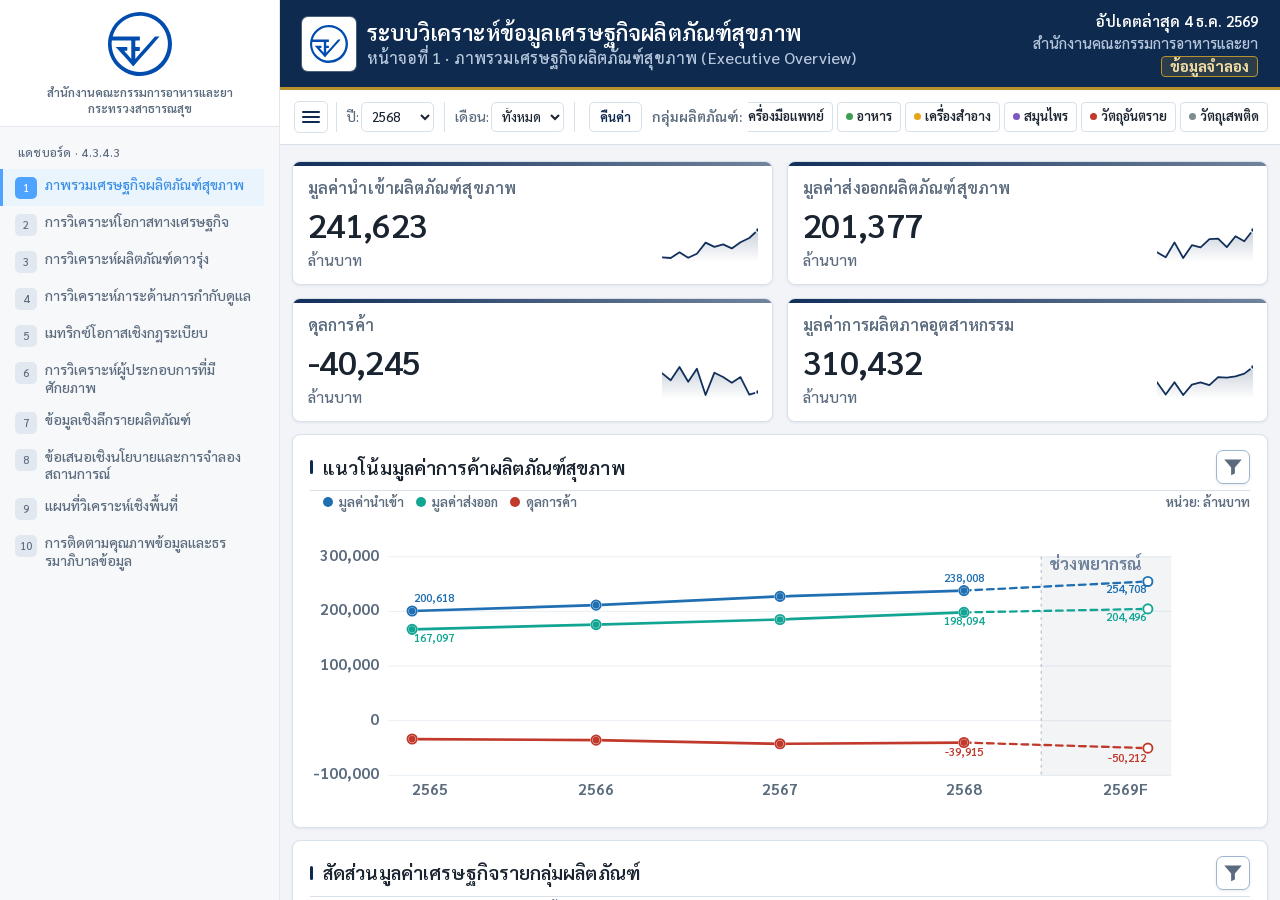
<file: Web Mockup/index.html>
<!DOCTYPE html>
<html lang="th">
<head>
<meta charset="utf-8">
<meta http-equiv="refresh" content="0;url=dashboard.html">
<link rel="canonical" href="dashboard.html">
<title>แดชบอร์ด · ระบบวิเคราะห์ข้อมูลเศรษฐกิจผลิตภัณฑ์สุขภาพ</title>
</head>
<body>
<p><a href="dashboard.html">ไปยังแดชบอร์ด</a></p>
</body>
</html>
</file>
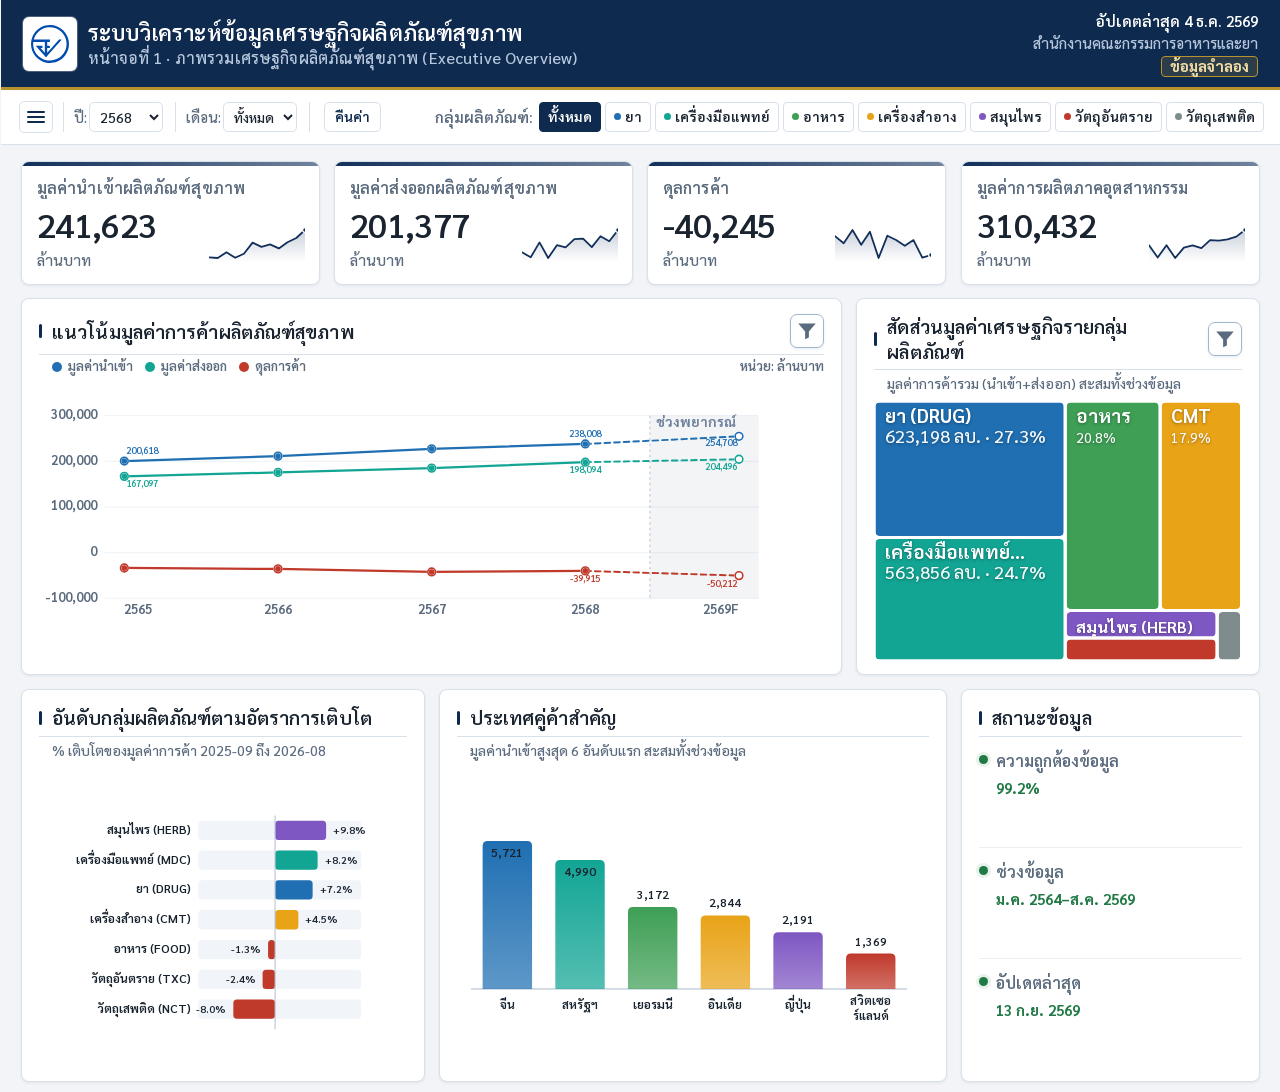
<file: Web Mockup/d1_NEW.html>
<!doctype html>
<html lang="th">
<head>
<meta charset="utf-8">
<meta name="viewport" content="width=device-width, initial-scale=1">

<link rel="preconnect" href="https://fonts.googleapis.com">
<link rel="preconnect" href="https://fonts.gstatic.com" crossorigin>
<link rel="stylesheet" href="https://fonts.googleapis.com/css2?family=Sarabun:wght@400;500;600;700&display=swap">
<link rel="stylesheet" href="shared/dash-fonts.css">
<title>หน้าจอที่ 1 (Mockup) — ภาพรวมเศรษฐกิจผลิตภัณฑ์สุขภาพ | อย.</title>
<style>
  :root{
    --navy:#0E2A4F; --navy2:#1B4A82; --gold:#B7922E; --ink:#1A2430; --muted:#5B6B7E;
    --line:#D8E0EA; --line2:#EAEFF4; --canvas:#F2F4F7; --card:#FFFFFF;
    --good:#1F7A45; --warn:#A66A00; --bad:#B4382A;
    --sh-1:0 1px 3px rgba(18,48,91,.08);
    --r:8px;
    /* สเกล KPI (คงที่) vs UI รอง (ปรับได้) — โหมดอ่านง่าย */
    --fs-kpi:40px; --fs-kpi-name:17px; --fs-kpi-unit:16px;
    --fs-base:24px; --fs-h2:19px;
    --fs-cap:14px; --fs-trend-legend:13px;
    --fs-chrome-h1:26px; --fs-chrome-sub:18px; --fs-chrome-meta:17px; --fs-chrome-org:15px;
    --fs-filter:17px; --fs-filter-chip:16px;
    --fs-ui:16px; --fs-ui-md:15px; --fs-ui-sm:16px;
    --fs-axis:16px; --fs-chart-lbl:15px; --fs-chart-data:12px; --fs-tip:20px; --fs-period:16px;
  }
  *{box-sizing:border-box}
  html,body{margin:0;padding:0}
  body{
    background:var(--canvas);
    color:var(--ink);
    font-size:var(--fs-base); line-height:1.45;
    -webkit-font-smoothing:antialiased;
    text-rendering:optimizeLegibility;
  }
  /* ── แถบหัวเรื่อง ─────────────────────────────────────────── */
  header{background:var(--navy);
         color:#fff; padding:11px 22px 10px;
         display:flex; justify-content:space-between; align-items:center; gap:12px;
         flex-wrap:wrap; position:relative; border-bottom:3px solid var(--gold)}
  header .brand{display:flex; align-items:center; gap:11px}
  header .brandLogo{width:46px; height:46px; object-fit:contain; background:#fff;
                    border-radius:6px; padding:4px; box-shadow:0 0 0 1px rgba(255,255,255,.25)}
  header h1{margin:0; font-size:var(--fs-chrome-h1); font-weight:700; letter-spacing:.15px;
            line-height:1.22}
  header .sub{color:#B7C7DC; font-size:var(--fs-chrome-sub); letter-spacing:.15px;
             margin-top:2px; line-height:1.3}
  header .right{text-align:right; font-size:var(--fs-chrome-meta); line-height:1.35}
  header .right .asof{font-weight:600}
  header .right .org{color:#B7C7DC; font-size:var(--fs-chrome-org); margin-top:2px;
                     line-height:1.3}

  /* ── แถบตัวกรอง ───────────────────────────────────────────── */
  .filters{background:#fff; border-bottom:1px solid var(--line); padding:6px 16px 6px 22px;
           display:grid; grid-template-columns:1fr auto; gap:8px 10px; align-items:center;
           position:sticky; top:0; z-index:20}
  .static-filters{grid-column:1; justify-self:start; min-width:0}
  /* คอลัมน์ auto ชิดขวา — ใช้พื้นที่กลางให้ชิปครบโดยไม่โดนตัด */
  .filterGroups{grid-column:2; justify-self:end; display:flex; align-items:center;
                gap:6px; flex-wrap:nowrap; width:max-content; max-width:100%}
  .filters .lbl{color:var(--muted); font-size:var(--fs-filter); font-weight:600;
                 white-space:nowrap; flex:none}
  #chips{display:flex; flex:0 0 auto; gap:5px; flex-wrap:nowrap; justify-content:flex-end;
         min-width:0; padding:2px 0}
  .chip{border:1px solid var(--line); background:#fff; color:var(--ink);
        border-radius:6px; padding:5px 15px; font:inherit; font-size:24px;
        cursor:pointer; display:inline-flex; align-items:center; gap:8px; flex:none;
        transition:background .13s, color .13s, border-color .13s}
  .filters .chip{padding:3px 8px; font-size:var(--fs-filter-chip); gap:4px;
                 border-radius:5px; font-weight:600}
  .filters .chip .dot{width:8px; height:8px}
  .chip:hover{border-color:#9FB6D0}
  .chip[aria-pressed="true"]{background:var(--navy); color:#fff; border-color:var(--navy)}
  .chip .dot{width:9px; height:9px; border-radius:50%; flex:none}
  .static-filters{display:flex; gap:12px; color:var(--muted); font-size:var(--fs-filter);
                  flex-wrap:wrap; align-items:center; flex:0 1 auto}
  .static-filters span{white-space:nowrap; padding-left:12px; border-left:1px solid var(--line)}
  .static-filters span:first-child{padding-left:0; border-left:none}
  .static-filters select{font:inherit; font-size:var(--fs-filter-chip); color:var(--ink);
                         background:#fff; border:1px solid var(--line); border-radius:5px;
                         padding:2px 7px; margin:0 2px}
  .reset-btn{font:inherit; font-size:var(--fs-filter-chip); font-weight:600; color:var(--navy);
             background:#fff; border:1px solid var(--line); border-radius:5px;
             padding:2px 10px; margin-left:4px; cursor:pointer}
  .reset-btn:hover{background:var(--line2)}

  /* ── ตาราง 12 คอลัมน์ ตามมาตรฐานในตารางที่ 13 ─────────────── */
  main{padding:16px 20px 10px; display:grid; grid-template-columns:repeat(12,1fr);
       gap:14px; max-width:2000px; margin:0 auto}
  .card{background:var(--card); border:1px solid var(--line); border-radius:var(--r);
        padding:15px 17px 13px; min-width:0; box-shadow:var(--sh-1)}
  /* ขีดสีสั้น ๆ หน้าหัวข้อ — แยกลำดับชั้นหัวข้อกับคำอธิบายให้ชัดโดยไม่เพิ่มเส้นกรอบ */
  .card > h2{margin:0; font-size:var(--fs-h2); font-weight:700; letter-spacing:.1px;
             line-height:1.28; display:flex; align-items:center; gap:10px}
  .card > h2::before{content:""; width:3px; height:14px; border-radius:2px;
                     background:var(--navy); flex:none}
  .card > .cap{margin:4px 0 8px 13px; color:var(--muted); font-size:var(--fs-cap);
               line-height:1.4}

  /* ── ตัวเลือกช่วงเวลารายการ์ด ─────────────────────────────── */
  /* ปุ่มไอคอน + เมนู dropdown เลือกช่วงเวลาต่อการ์ด อิสระจากตัวกรอง Year/Month
     ด้านบนของหน้าจอ (คนละกลไกกัน) — เผื่อ user อยากดูกราฟนึงช่วงสั้น อีกกราฟช่วงยาว
     พร้อมกันได้ ซ่อนอัตโนมัติในโหมดข้อมูลมอค (ดูฟังก์ชัน period* ใน script) เพราะ
     กราฟมอคยังไม่รองรับตัวกรองนี้ */
  .periodPick{position:relative; margin-left:auto; flex:none}
  .periodBtn{width:34px; height:34px; border-radius:7px; border:1px solid var(--line);
             background:#fff; color:var(--muted); cursor:pointer; display:inline-flex;
             align-items:center; justify-content:center; line-height:1;
             transition:background .13s, color .13s, border-color .13s}
  .periodBtn:hover{background:var(--line2); color:var(--ink)}
  .periodMenu{display:none; position:absolute; right:0; top:36px; z-index:30;
              background:#fff; border:1px solid var(--line); border-radius:8px;
              box-shadow:0 10px 26px rgba(8,24,46,.16); padding:12px; min-width:210px}
  .periodMenu.open{display:block}
  .periodRow{display:flex; align-items:center; gap:8px; margin-bottom:8px}
  .periodRow label{width:44px; flex:none; color:var(--muted); font-size:var(--fs-period);
      font-weight:600}
  .periodRow input[type="month"]{flex:1; min-width:0; font:inherit; font-size:var(--fs-period);
      color:var(--ink); border:1px solid var(--line); border-radius:6px; padding:7px 9px}
  .periodActions{display:flex; justify-content:space-between; gap:8px; margin-top:10px}
  .periodActions button{flex:1; font:inherit; font-size:var(--fs-period); font-weight:600;
      border-radius:6px; padding:9px 6px; cursor:pointer}
  .periodClear{border:1px solid var(--line); background:#fff; color:var(--muted)}
  .periodClear:hover{background:var(--line2); color:var(--ink)}
  .periodApply{border:1px solid var(--navy); background:var(--navy); color:#fff}
  .periodApply:hover{background:var(--navy2)}

  /* ── การ์ดตัวชี้วัดหลัก ───────────────────────────────────── */
  /* auto-fit แทนการตรึง 6 คอลัมน์ — ปรับตามจำนวนการ์ดจริงเอง (มอค 6 ใบ / จริง 4 ใบ
     ตอนนี้) ไม่ต้องแก้ CSS ทุกครั้งที่จำนวนการ์ดเปลี่ยน */
  .kpis{grid-column:span 12; display:grid;
        grid-template-columns:repeat(auto-fit, minmax(200px, 1fr)); gap:14px}
  .kpi{background:var(--card); border:1px solid var(--line); border-radius:var(--r);
       overflow:hidden; position:relative; cursor:default; box-shadow:var(--sh-1)}
  .kpi .bar{height:4px}
  .kpi .body{padding:11px 15px 18px}
  .kpi .name{color:var(--muted); font-size:var(--fs-kpi-name); font-weight:600;
            letter-spacing:.1px; line-height:1.3}
  .kpi .val{font-size:var(--fs-kpi); font-weight:700; line-height:1.08; letter-spacing:-.5px;
            font-variant-numeric:tabular-nums; margin-top:2px}
  .kpi .unit{color:var(--muted); font-size:var(--fs-kpi-unit); margin-top:2px}
  .kpi .spark{position:absolute; top:64px; right:14px; width:96px; height:36px}

  .trend{grid-column:span 8}
  /* คำอธิบายสีอยู่นอก SVG — ไม่แย่งพื้นที่ plot กับตัวอักษรที่ scale ตามความกว้างการ์ด */
  .trendLegend{display:flex; flex-wrap:wrap; align-items:center; gap:4px 12px;
               margin:2px 0 12px 13px; padding-bottom:2px;
               font-size:var(--fs-trend-legend); font-weight:600; color:var(--muted)}
  .trendLegend .lg{display:inline-flex; align-items:center; gap:6px}
  .trendLegend .lg i{display:inline-block; width:10px; height:10px; border-radius:50%;
                     flex:none; box-shadow:0 0 0 1.5px #fff}
  .trendLegend .trendUnit{margin-left:auto; font-weight:600; color:var(--muted)}
  .card.trend.card--row-stretch,
  .card.treemapCard.card--row-stretch,
  .card.cagrCard.card--row-stretch,
  .card.countryCard.card--row-stretch,
  .card.healthCard.card--row-stretch{
    display:flex; flex-direction:column; align-self:stretch; min-height:0}
  #trendChart{
    flex:0 0 auto !important; width:100%; height:auto; min-height:0; line-height:0}
  #trendChart svg{
    display:block; width:100% !important; height:auto !important; max-height:none !important;
    aspect-ratio:980/300}
  #treemap{
    flex:1 1 auto; min-height:var(--dash-chart-h); height:var(--dash-chart-h)}
  #treemap svg{
    display:block; width:100% !important; height:100% !important; max-height:100% !important}
  #cagrChart,#countryChart{
    flex:0 0 auto; min-height:0; height:var(--dash-chart-h-lg); max-height:var(--dash-chart-h-lg);
    width:100%; overflow:hidden; box-sizing:border-box}
  .card.cagrCard.card--row-stretch #cagrChart,
  .card.countryCard.card--row-stretch #countryChart{margin-top:auto}
  #cagrChart svg,#countryChart svg{
    display:block; width:100% !important; height:100% !important;
    max-height:100% !important; overflow:hidden}
  .treemapCard{grid-column:span 4}
  #treemap svg{overflow:visible}
  .cagrCard{grid-column:span 4}
  .countryCard{grid-column:span 5}
  .healthCard{grid-column:span 3}
  .healthCard.card--row-stretch table.health{flex:1 1 0}

  /* ── สถานะข้อมูล (label บน / ค่า+รายละเอียด ล่าง ชิดซ้าย) ─────────────── */
  table.health{width:100%; border-collapse:collapse; font-size:var(--fs-ui-md)}
  table.health tr.healthRow td{padding:12px 0; border-bottom:1px solid var(--line2);
          vertical-align:top}
  table.health tr.healthRow:last-child td{border-bottom:0}
  table.health .hrLabel{display:flex; align-items:flex-start; gap:8px;
          color:var(--muted); font-weight:600; font-size:var(--fs-ui-sm); line-height:1.45}
  table.health .hrLabel .st{width:9px; height:9px; border-radius:50%; flex:none;
          margin-top:6px}
  table.health .hrVal{margin:6px 0 0 17px; font-weight:700; font-size:var(--fs-ui);
          line-height:1.35; font-variant-numeric:tabular-nums; color:var(--ink)}
  table.health .hrSub{margin:4px 0 0 17px; font-size:var(--fs-ui-sm); line-height:1.5;
          color:var(--muted); overflow-wrap:break-word}


  svg{display:block; width:100%; height:auto; overflow:hidden}
  #treemap svg,#trendChart svg{overflow:visible}
  .gridline{stroke:var(--line2); stroke-width:1}
  .axis{fill:var(--muted); font-size:var(--fs-axis); font-weight:700}
  .barlbl{fill:var(--ink); font-size:var(--fs-chart-data); font-weight:600}
  .hit{cursor:pointer; transition:opacity .15s}
  .hit:hover{opacity:.82}
  .dim{opacity:.22}

  #tip{position:fixed; pointer-events:none; opacity:0; transition:opacity .1s;
       background:rgba(14,39,73,.97); color:#fff; padding:10px 14px; border-radius:8px;
       font-size:var(--fs-tip); line-height:1.5; z-index:99; max-width:360px;
       box-shadow:0 10px 26px rgba(8,24,46,.34)}
  #tip b{font-weight:700}

  @media (max-width:1024px){
    .trend,.treemapCard,.cagrCard,.countryCard,.healthCard{grid-column:span 12}
  }
  @media (max-width:980px){
    .filters{grid-template-columns:1fr; gap:8px}
    .static-filters,.filterGroups{grid-column:1; justify-self:stretch}
    #chips{justify-content:flex-start}
  }
  @media (max-width:700px){
    header .brandLogo{width:42px; height:42px}
    header h1{font-size:26px}
    header .right{text-align:left}
    .kpis{grid-template-columns:1fr}
  }
  @media print{
    body{background:#fff}
    .filters{position:static; background:#fff}
    .filters .chip{display:none}
    .card,.kpi{box-shadow:none}
    main{padding:8px}
  }
</style>
  <link rel="stylesheet" href="shared/dash-sidebar.css">
  <link rel="stylesheet" href="shared/dash-layout.css">
<link rel="stylesheet" href="shared/dash-filters.css">
</head>
<body data-dash="1">
<div id="dashPage"><script src="shared/dash-sidebar.js"></script>

<header>
  <div class="brand">
    <span class="dash-header-logo"><img class="brandLogo" src="[data-uri]" alt="อย."></span>
    <div>
      <h1>ระบบวิเคราะห์ข้อมูลเศรษฐกิจผลิตภัณฑ์สุขภาพ</h1>
      <div class="sub">หน้าจอที่ 1 · ภาพรวมเศรษฐกิจผลิตภัณฑ์สุขภาพ (Executive Overview)</div>
    </div>
  </div>
  <div class="right">
    <div class="asof">อัปเดตล่าสุด <span id="asOf"></span></div>
    <div class="org">สำนักงานคณะกรรมการอาหารและยา</div><div class="dash-mock-badge" title="ตัวเลขในหน้านี้จัดทำขึ้นเพื่อสาธิตรูปแบบการแสดงผลเท่านั้น ไม่ใช่ข้อมูลจริงของสำนักงานคณะกรรมการอาหารและยา โปรดอย่านำไปอ้างอิง">ข้อมูลจำลอง</div>
  </div>
</header>

<div class="filters">
  <div class="static-filters">
    <button type="button" class="dash-menu-btn" aria-label="แสดงเมนู" title="แสดงเมนู" aria-expanded="false"><i class="dash-menu-icon" aria-hidden="true"></i></button>
    <span>ปี: <select id="filterYear" onchange="setFilters()"></select></span>
    <span>เดือน: <select id="filterMonth" onchange="setFilters()"></select></span>
    <span><button type="button" class="reset-btn" onclick="resetFilters()">คืนค่า</button></span>
  </div>
  <div class="filterGroups">
    <span class="lbl">กลุ่มผลิตภัณฑ์:</span>
    <span id="chips"></span>
  </div>
</div>

<main>
  <section class="kpis" id="kpis"></section>

  <section class="card trend card--row-stretch card--chart-grow">
    <h2>แนวโน้มมูลค่าการค้าผลิตภัณฑ์สุขภาพ
      <span class="periodPick">
        <button type="button" class="periodBtn" onclick="togglePeriod(event,'trend')" title="เลือกช่วงเวลา"><svg viewBox="0 0 16 16" width="15" height="15" fill="currentColor"><path d="M1 2h14l-5.5 6.3V13.2l-3 1.3V8.3z"/></svg></button>
        <div class="periodMenu" id="periodMenu-trend" onclick="event.stopPropagation()">
          <div class="periodRow"><label>จาก</label><input type="month" id="periodFrom-trend"></div>
          <div class="periodRow"><label>ถึง</label><input type="month" id="periodTo-trend"></div>
          <div class="periodActions">
            <button type="button" class="periodClear" onclick="clearPeriodRange(event,'trend')">ทั้งหมด</button>
            <button type="button" class="periodApply" onclick="applyPeriodRange(event,'trend')">ใช้ช่วงนี้</button>
          </div>
        </div>
      </span>
    </h2>
    <div class="cap" id="trendCap"></div>
    <div class="trendLegend" id="trendLegend"></div>
    <div id="trendChart"></div>
  </section>

  <section class="card treemapCard card--row-stretch card--chart-grow">
    <h2>สัดส่วนมูลค่าเศรษฐกิจรายกลุ่มผลิตภัณฑ์
      <span class="periodPick">
        <button type="button" class="periodBtn" onclick="togglePeriod(event,'treemap')" title="เลือกช่วงเวลา"><svg viewBox="0 0 16 16" width="15" height="15" fill="currentColor"><path d="M1 2h14l-5.5 6.3V13.2l-3 1.3V8.3z"/></svg></button>
        <div class="periodMenu" id="periodMenu-treemap" onclick="event.stopPropagation()">
          <div class="periodRow"><label>จาก</label><input type="month" id="periodFrom-treemap"></div>
          <div class="periodRow"><label>ถึง</label><input type="month" id="periodTo-treemap"></div>
          <div class="periodActions">
            <button type="button" class="periodClear" onclick="clearPeriodRange(event,'treemap')">ทั้งหมด</button>
            <button type="button" class="periodApply" onclick="applyPeriodRange(event,'treemap')">ใช้ช่วงนี้</button>
          </div>
        </div>
      </span>
    </h2>
    <div class="cap" id="shareCap"></div>
    <div id="treemap"></div>
  </section>

  <section class="card cagrCard card--row-stretch card--chart-grow">
    <h2 id="cagrTitle">อันดับกลุ่มผลิตภัณฑ์ตามอัตราการเติบโต
      <span class="periodPick">
        <button type="button" class="periodBtn" onclick="togglePeriod(event,'cagr')" title="เลือกช่วงเวลา"><svg viewBox="0 0 16 16" width="15" height="15" fill="currentColor"><path d="M1 2h14l-5.5 6.3V13.2l-3 1.3V8.3z"/></svg></button>
        <div class="periodMenu" id="periodMenu-cagr" onclick="event.stopPropagation()">
          <div class="periodRow"><label>จาก</label><input type="month" id="periodFrom-cagr"></div>
          <div class="periodRow"><label>ถึง</label><input type="month" id="periodTo-cagr"></div>
          <div class="periodActions">
            <button type="button" class="periodClear" onclick="clearPeriodRange(event,'cagr')">ทั้งหมด</button>
            <button type="button" class="periodApply" onclick="applyPeriodRange(event,'cagr')">ใช้ช่วงนี้</button>
          </div>
        </div>
      </span>
    </h2>
    <div class="cap" id="cagrCap"></div>
    <div id="cagrChart"></div>
  </section>

  <section class="card countryCard card--row-stretch card--chart-grow">
    <h2>ประเทศคู่ค้าสำคัญ</h2>
    <div class="cap" id="countryCap"></div>
    <div id="countryChart"></div>
  </section>

  <section class="card healthCard card--row-stretch">
    <h2>สถานะข้อมูล</h2>
    <table class="health"><tbody id="healthBody"></tbody></table>
  </section>
</main>

<div id="tip"></div>

<script>
const DATA = {"meta": {"asOf": "13 ก.ย. 2569", "fyComplete": 2568, "fys": [2565, 2566, 2567, 2568, 2569], "hasCagr": true, "crossFilter": true}, "groups": [{"code": "DRUG", "name": "ยา", "color": "#1F6FB2"}, {"code": "MDC", "name": "เครื่องมือแพทย์", "color": "#12A594"}, {"code": "FOOD", "name": "อาหาร", "color": "#3E9F55"}, {"code": "CMT", "name": "เครื่องสำอาง", "color": "#E8A317"}, {"code": "HERB", "name": "สมุนไพร", "color": "#7E57C2"}, {"code": "TXC", "name": "วัตถุอันตราย", "color": "#C0392B"}, {"code": "NCT", "name": "วัตถุเสพติด", "color": "#7F8C8D"}], "kpi": [{"kpi_code": "import_value", "kpi_name_th": "มูลค่านำเข้าผลิตภัณฑ์สุขภาพ", "value": 1251658.3, "unit": "ล้านบาท", "yoy_pct": 0.0, "higher_is_better": true, "basis": "รวม 68 เดือน (ม.ค. 2564–ส.ค. 2569)", "drill_to": "หน้าจอที่ 2"}, {"kpi_code": "export_value", "kpi_name_th": "มูลค่าส่งออกผลิตภัณฑ์สุขภาพ", "value": 1030924.6, "unit": "ล้านบาท", "yoy_pct": 0.0, "higher_is_better": true, "basis": "รวม 68 เดือน (ม.ค. 2564–ส.ค. 2569)", "drill_to": "หน้าจอที่ 2"}, {"kpi_code": "trade_balance", "kpi_name_th": "ดุลการค้า", "value": -220733.7, "unit": "ล้านบาท", "yoy_pct": 0.0, "higher_is_better": true, "basis": "รวม 68 เดือน (ม.ค. 2564–ส.ค. 2569)", "drill_to": "หน้าจอที่ 2"}, {"kpi_code": "production_value", "kpi_name_th": "มูลค่าการผลิตภาคอุตสาหกรรม", "value": 1658993.7, "unit": "ล้านบาท", "yoy_pct": 0.0, "higher_is_better": true, "basis": "รวม 68 เดือน (ม.ค. 2564–ส.ค. 2569)", "drill_to": null}], "sparks": {"active_entity": [12243.0, 12246.0, 12261.0, 12229.0, 12335.0, 12313.0, 12365.0, 12407.0, 12448.0, 12490.0, 12527.0, 12548.0, 12574.0, 12591.0, 12596.0, 12663.0, 12702.0, 12699.0, 12710.0, 12814.0, 12910.0, 12837.0, 12885.0, 12881.0, 12937.0, 12950.0, 13065.0, 13083.0, 13039.0, 13098.0, 13143.0, 13173.0, 13198.0, 13179.0, 13266.0, 13285.0, 13299.0, 13357.0, 13390.0, 13471.0, 13498.0, 13397.0, 13511.0, 13581.0, 13571.0, 13654.0, 13660.0, 13676.0, 13744.0, 13775.0, 13772.0, 13780.0, 13899.0, 13951.0, 13901.0, 14021.0, 14032.0, 14060.0, 14159.0, 14140.0, 14099.0, 14240.0, 14233.0, 14302.0, 14327.0, 14356.0, 14373.0, 14338.0], "backlog": [9496.0, 8575.0, 9800.0, 8965.0, 8916.0, 9588.0, 9323.0, 9001.0, 9169.0, 9704.0, 10044.0, 9940.0, 8957.0, 9470.0, 9505.0, 8831.0, 8721.0, 8936.0, 9113.0, 8737.0, 9924.0, 8332.0, 9100.0, 9247.0, 8919.0, 9403.0, 8846.0, 8759.0, 9178.0, 9355.0, 9688.0, 8884.0, 9535.0, 8555.0, 8859.0, 9108.0, 8858.0, 9722.0, 9900.0, 9062.0, 9259.0, 9071.0, 8955.0, 9098.0, 8894.0, 9219.0, 9697.0, 8713.0, 9252.0, 9150.0, 8906.0, 9578.0, 9294.0, 8977.0, 9732.0, 9324.0, 9102.0, 8932.0, 9248.0, 9093.0, 8254.0, 9865.0, 8516.0, 8545.0, 9431.0, 9004.0, 9089.0, 9287.0], "export_value": [12469.51, 12317.92, 14382.93, 11681.57, 12738.57, 13167.43, 13790.31, 14125.97, 13152.4, 14755.67, 14537.2, 14705.64, 13501.73, 12661.9, 14346.64, 12235.97, 13732.52, 14038.84, 13876.01, 14303.94, 14401.18, 14357.23, 15042.22, 16422.81, 13471.15, 14012.55, 15381.28, 12953.31, 14132.33, 14334.05, 15186.8, 15315.31, 15171.0, 16085.5, 16193.87, 16359.82, 15004.15, 14863.85, 15276.39, 13949.84, 14972.51, 15254.47, 15694.79, 15343.49, 16131.65, 16889.35, 16947.68, 17012.06, 15661.77, 14942.11, 17096.08, 14844.87, 16697.22, 16390.71, 17553.02, 17635.12, 16423.88, 17994.12, 17249.81, 18888.55, 15910.47, 15802.68, 17399.87, 15531.71, 16229.21, 17981.58, 16877.32, 17131.23], "import_value": [15273.94, 14637.46, 16427.86, 13405.4, 15440.91, 16104.97, 15859.0, 17115.14, 17035.77, 16411.86, 17356.79, 18528.95, 15941.68, 15284.58, 17613.86, 14225.54, 16233.04, 17371.76, 16368.82, 17892.65, 17388.44, 17441.7, 17935.94, 19950.22, 16872.92, 16407.42, 18232.21, 15194.43, 17220.46, 17531.85, 17830.76, 17960.89, 18722.08, 18855.1, 19331.59, 21121.76, 18379.27, 16846.51, 19224.75, 16686.18, 19142.89, 19352.0, 19363.0, 19592.22, 19465.85, 20558.16, 20461.44, 21574.03, 18407.92, 18296.79, 19304.82, 18334.92, 19057.71, 21032.71, 20260.99, 20713.49, 20005.44, 21084.83, 21854.02, 23269.0, 20224.5, 19862.24, 21544.67, 18734.08, 21101.43, 21183.81, 22247.66, 21963.27], "product_stock": [166377.0, 166979.0, 168116.0, 168905.0, 169331.0, 170804.0, 171312.0, 171425.0, 171913.0, 173570.0, 173837.0, 174784.0, 175007.0, 176052.0, 176348.0, 177415.0, 178212.0, 179008.0, 179786.0, 180315.0, 181014.0, 181488.0, 181566.0, 182635.0, 184230.0, 184882.0, 185530.0, 186340.0, 186695.0, 187131.0, 188504.0, 189304.0, 190367.0, 190706.0, 191275.0, 191868.0, 192832.0, 194188.0, 194285.0, 195725.0, 196307.0, 196630.0, 197933.0, 199036.0, 199069.0, 200180.0, 200739.0, 201718.0, 202623.0, 204270.0, 204409.0, 204646.0, 205899.0, 206888.0, 207966.0, 207985.0, 209620.0, 210131.0, 210818.0, 211879.0, 212604.0, 213938.0, 215051.0, 215507.0, 216205.0, 218099.0, 218238.0, 218983.0], "production_value": [20513.7, 20926.1, 22807.4, 19511.1, 22193.7, 22458.1, 22659.6, 23162.8, 22671.2, 23908.9, 24379.7, 25239.7, 22436.2, 21729.6, 22813.1, 20161.4, 22668.8, 22386.6, 22612.5, 23495.8, 23725.0, 24994.3, 25781.9, 26244.3, 22475.1, 22411.2, 24433.7, 21033.9, 23262.8, 24178.2, 24551.4, 24277.3, 24402.4, 25061.7, 25399.8, 26492.0, 23305.3, 22894.2, 24821.9, 21635.0, 24293.1, 25542.4, 25275.9, 25282.0, 25893.2, 26376.4, 27970.4, 27679.4, 25733.7, 23273.6, 25729.1, 23177.6, 25255.1, 25689.5, 25132.3, 26733.1, 26620.2, 26898.8, 27438.7, 28750.7, 26068.3, 25085.0, 27250.4, 23947.9, 26616.1, 26918.1, 26225.5, 28019.8], "trade_balance": [-2804.42, -2319.54, -2044.92, -1723.84, -2702.34, -2937.53, -2068.69, -2989.17, -3883.36, -1656.19, -2819.59, -3823.31, -2439.95, -2622.68, -3267.22, -1989.56, -2500.52, -3332.92, -2492.81, -3588.71, -2987.27, -3084.47, -2893.72, -3527.42, -3401.77, -2394.88, -2850.93, -2241.12, -3088.14, -3197.8, -2643.96, -2645.58, -3551.09, -2769.6, -3137.72, -4761.94, -3375.12, -1982.66, -3948.36, -2736.34, -4170.38, -4097.53, -3668.21, -4248.73, -3334.2, -3668.81, -3513.75, -4561.97, -2746.15, -3354.67, -2208.75, -3490.04, -2360.49, -4641.99, -2707.97, -3078.38, -3581.56, -3090.71, -4604.21, -4380.46, -4314.03, -4059.56, -4144.8, -3202.37, -4872.22, -3202.23, -5370.34, -4832.04]}, "trend": [{"key": "import", "values": [200618.0, 211300.9, 227361.1, 238008.4, 254708.3], "isFc": [false, false, false, false, true], "lo": [null, null, null, null, 253964.8], "hi": [null, null, null, null, 255451.9]}, {"key": "export", "values": [167097.2, 175780.0, 185130.3, 198093.9, 204496.4], "isFc": [false, false, false, false, true], "lo": [null, null, null, null, 203863.4], "hi": [null, null, null, null, 205129.3]}, {"key": "balance", "values": [-33520.7, -35520.9, -42230.8, -39914.5, -50212.0], "isFc": [false, false, false, false, true], "lo": [null, null, null, null, null], "hi": [null, null, null, null, null]}], "share": [{"product_group": "DRUG", "name_th": "ยา", "trade_value_mb": 623198.24, "share_pct": 27.3}, {"product_group": "MDC", "name_th": "เครื่องมือแพทย์", "trade_value_mb": 563856.36, "share_pct": 24.7}, {"product_group": "FOOD", "name_th": "อาหาร", "trade_value_mb": 475492.82, "share_pct": 20.83}, {"product_group": "CMT", "name_th": "เครื่องสำอาง", "trade_value_mb": 408033.74, "share_pct": 17.88}, {"product_group": "HERB", "name_th": "สมุนไพร", "trade_value_mb": 99106.84, "share_pct": 4.34}, {"product_group": "TXC", "name_th": "วัตถุอันตราย", "trade_value_mb": 83416.62, "share_pct": 3.65}, {"product_group": "NCT", "name_th": "วัตถุเสพติด", "trade_value_mb": 29478.38, "share_pct": 1.29}], "cagr": [{"product_group": "DRUG", "name_th": "ยา", "cagr_3y_pct": 6.6, "active_entity_count": 2028.0}, {"product_group": "MDC", "name_th": "เครื่องมือแพทย์", "cagr_3y_pct": 9.08, "active_entity_count": 2264.0}, {"product_group": "FOOD", "name_th": "อาหาร", "cagr_3y_pct": 3.23, "active_entity_count": 4714.0}, {"product_group": "CMT", "name_th": "เครื่องสำอาง", "cagr_3y_pct": 4.95, "active_entity_count": 3302.0}, {"product_group": "HERB", "name_th": "สมุนไพร", "cagr_3y_pct": 12.23, "active_entity_count": 1298.0}, {"product_group": "TXC", "name_th": "วัตถุอันตราย", "cagr_3y_pct": -3.22, "active_entity_count": 512.0}, {"product_group": "NCT", "name_th": "วัตถุเสพติด", "cagr_3y_pct": -6.94, "active_entity_count": 220.0}], "country": [{"rank": 1, "country_name_th": "จีน", "import_value_mb": 5721.0}, {"rank": 2, "country_name_th": "สหรัฐอเมริกา", "import_value_mb": 4989.8}, {"rank": 3, "country_name_th": "เยอรมนี", "import_value_mb": 3171.6}, {"rank": 4, "country_name_th": "อินเดีย", "import_value_mb": 2843.8}, {"rank": 5, "country_name_th": "ญี่ปุ่น", "import_value_mb": 2190.5}, {"rank": 6, "country_name_th": "สวิตเซอร์แลนด์", "import_value_mb": 1368.9}], "countryByGroup": [{"product_group": "CMT", "country_name_th": "เกาหลีใต้", "import_value_mb": 614.1}, {"product_group": "CMT", "country_name_th": "ฝรั่งเศส", "import_value_mb": 531.5}, {"product_group": "CMT", "country_name_th": "ญี่ปุ่น", "import_value_mb": 401.4}, {"product_group": "CMT", "country_name_th": "สหรัฐอเมริกา", "import_value_mb": 349.5}, {"product_group": "CMT", "country_name_th": "จีน", "import_value_mb": 344.2}, {"product_group": "CMT", "country_name_th": "อิตาลี", "import_value_mb": 185.6}, {"product_group": "CMT", "country_name_th": "ไม่ระบุประเทศ", "import_value_mb": 49.5}, {"product_group": "DRUG", "country_name_th": "อินเดีย", "import_value_mb": 2220.2}, {"product_group": "DRUG", "country_name_th": "สหรัฐอเมริกา", "import_value_mb": 1734.5}, {"product_group": "DRUG", "country_name_th": "เยอรมนี", "import_value_mb": 1538.3}, {"product_group": "DRUG", "country_name_th": "สวิตเซอร์แลนด์", "import_value_mb": 1229.6}, {"product_group": "DRUG", "country_name_th": "จีน", "import_value_mb": 968.7}, {"product_group": "DRUG", "country_name_th": "ฝรั่งเศส", "import_value_mb": 748.4}, {"product_group": "DRUG", "country_name_th": "ไอร์แลนด์", "import_value_mb": 744.8}, {"product_group": "DRUG", "country_name_th": "สหราชอาณาจักร", "import_value_mb": 486.9}, {"product_group": "DRUG", "country_name_th": "ไม่ระบุประเทศ", "import_value_mb": 197.4}, {"product_group": "FOOD", "country_name_th": "จีน", "import_value_mb": 793.7}, {"product_group": "FOOD", "country_name_th": "สหรัฐอเมริกา", "import_value_mb": 703.1}, {"product_group": "FOOD", "country_name_th": "นิวซีแลนด์", "import_value_mb": 559.3}, {"product_group": "FOOD", "country_name_th": "ออสเตรเลีย", "import_value_mb": 549.5}, {"product_group": "FOOD", "country_name_th": "ญี่ปุ่น", "import_value_mb": 377.2}, {"product_group": "FOOD", "country_name_th": "มาเลเซีย", "import_value_mb": 310.6}, {"product_group": "FOOD", "country_name_th": "สิงคโปร์", "import_value_mb": 246.2}, {"product_group": "FOOD", "country_name_th": "ไม่ระบุประเทศ", "import_value_mb": 72.2}, {"product_group": "HERB", "country_name_th": "จีน", "import_value_mb": 438.2}, {"product_group": "HERB", "country_name_th": "อินเดีย", "import_value_mb": 240.8}, {"product_group": "HERB", "country_name_th": "เกาหลีใต้", "import_value_mb": 145.3}, {"product_group": "HERB", "country_name_th": "ญี่ปุ่น", "import_value_mb": 110.5}, {"product_group": "HERB", "country_name_th": "มาเลเซีย", "import_value_mb": 94.1}, {"product_group": "HERB", "country_name_th": "ไม่ระบุประเทศ", "import_value_mb": 21.0}, {"product_group": "MDC", "country_name_th": "จีน", "import_value_mb": 2721.7}, {"product_group": "MDC", "country_name_th": "สหรัฐอเมริกา", "import_value_mb": 1998.5}, {"product_group": "MDC", "country_name_th": "เยอรมนี", "import_value_mb": 1364.4}, {"product_group": "MDC", "country_name_th": "ญี่ปุ่น", "import_value_mb": 1152.7}, {"product_group": "MDC", "country_name_th": "สิงคโปร์", "import_value_mb": 758.1}, {"product_group": "MDC", "country_name_th": "ไอร์แลนด์", "import_value_mb": 546.4}, {"product_group": "MDC", "country_name_th": "Czech Republic", "import_value_mb": 419.8}, {"product_group": "MDC", "country_name_th": "ไม่ระบุประเทศ", "import_value_mb": 182.9}, {"product_group": "NCT", "country_name_th": "สวิตเซอร์แลนด์", "import_value_mb": 139.2}, {"product_group": "NCT", "country_name_th": "อินเดีย", "import_value_mb": 104.9}, {"product_group": "NCT", "country_name_th": "สหราชอาณาจักร", "import_value_mb": 86.6}, {"product_group": "NCT", "country_name_th": "สหรัฐอเมริกา", "import_value_mb": 66.8}, {"product_group": "NCT", "country_name_th": "เยอรมนี", "import_value_mb": 42.6}, {"product_group": "NCT", "country_name_th": "ไม่ระบุประเทศ", "import_value_mb": 9.0}, {"product_group": "TXC", "country_name_th": "จีน", "import_value_mb": 454.5}, {"product_group": "TXC", "country_name_th": "อินเดีย", "import_value_mb": 277.9}, {"product_group": "TXC", "country_name_th": "เยอรมนี", "import_value_mb": 226.4}, {"product_group": "TXC", "country_name_th": "ญี่ปุ่น", "import_value_mb": 148.8}, {"product_group": "TXC", "country_name_th": "สหรัฐอเมริกา", "import_value_mb": 137.4}, {"product_group": "TXC", "country_name_th": "ไม่ระบุประเทศ", "import_value_mb": 25.4}], "health": [{"metric_code": "completeness", "metric_name_th": "ความถูกต้องข้อมูล", "value": 99.2, "unit": "%", "detail_th": null, "display_text": null, "status": "ปกติ"}, {"metric_code": "coverage", "metric_name_th": "ช่วงข้อมูล", "value": null, "unit": null, "detail_th": null, "display_text": "ม.ค. 2564–ส.ค. 2569", "status": "ปกติ"}, {"metric_code": "last_refresh", "metric_name_th": "อัปเดตล่าสุด", "value": null, "unit": null, "detail_th": null, "display_text": "13 ก.ย. 2569", "status": "ปกติ"}], "byGroup": [{"m": "2021-01", "fy": 2564, "g": "CMT", "im": 1305.39, "ex": 3881.64, "bal": 2576.25, "ps": 47191.0, "ae": 2801.0, "bl": 2737.0, "pv": 2684.2}, {"m": "2021-01", "fy": 2564, "g": "DRUG", "im": 5602.52, "ex": 2143.18, "bal": -3459.34, "ps": 21294.0, "ae": 1721.0, "bl": 1267.0, "pv": 4837.4}, {"m": "2021-01", "fy": 2564, "g": "FOOD", "im": 2044.29, "ex": 3781.66, "bal": 1737.37, "ps": 72779.0, "ae": 4066.0, "bl": 3581.0, "pv": 8206.0}, {"m": "2021-01", "fy": 2564, "g": "HERB", "im": 479.96, "ex": 446.97, "bal": -32.99, "ps": 4934.0, "ae": 1093.0, "bl": 388.0, "pv": 683.1}, {"m": "2021-01", "fy": 2564, "g": "MDC", "im": 4410.79, "ex": 1819.7, "bal": -2591.09, "ps": 18340.0, "ae": 1944.0, "bl": 1268.0, "pv": 2806.5}, {"m": "2021-01", "fy": 2564, "g": "NCT", "im": 474.58, "ex": 79.85, "bal": -394.73, "ps": 412.0, "ae": 186.0, "bl": 75.0, "pv": 492.6}, {"m": "2021-01", "fy": 2564, "g": "TXC", "im": 956.41, "ex": 316.51, "bal": -639.91, "ps": 1427.0, "ae": 432.0, "bl": 180.0, "pv": 803.9}, {"m": "2021-02", "fy": 2564, "g": "CMT", "im": 1325.71, "ex": 3724.66, "bal": 2398.94, "ps": 47551.0, "ae": 2802.0, "bl": 1982.0, "pv": 2582.5}, {"m": "2021-02", "fy": 2564, "g": "DRUG", "im": 5109.95, "ex": 2043.74, "bal": -3066.21, "ps": 21458.0, "ae": 1737.0, "bl": 1548.0, "pv": 4733.7}, {"m": "2021-02", "fy": 2564, "g": "FOOD", "im": 2271.96, "ex": 4005.15, "bal": 1733.19, "ps": 72816.0, "ae": 4027.0, "bl": 3161.0, "pv": 8742.0}, {"m": "2021-02", "fy": 2564, "g": "HERB", "im": 470.49, "ex": 518.72, "bal": 48.22, "ps": 4961.0, "ae": 1091.0, "bl": 442.0, "pv": 699.3}, {"m": "2021-02", "fy": 2564, "g": "MDC", "im": 4053.78, "ex": 1631.47, "bal": -2422.32, "ps": 18340.0, "ae": 1961.0, "bl": 1180.0, "pv": 2942.0}, {"m": "2021-02", "fy": 2564, "g": "NCT", "im": 470.66, "ex": 76.62, "bal": -394.03, "ps": 414.0, "ae": 189.0, "bl": 73.0, "pv": 448.0}, {"m": "2021-02", "fy": 2564, "g": "TXC", "im": 934.9, "ex": 317.56, "bal": -617.34, "ps": 1439.0, "ae": 439.0, "bl": 189.0, "pv": 778.6}, {"m": "2021-03", "fy": 2564, "g": "CMT", "im": 1537.43, "ex": 4238.78, "bal": 2701.35, "ps": 47551.0, "ae": 2823.0, "bl": 2799.0, "pv": 2948.2}, {"m": "2021-03", "fy": 2564, "g": "DRUG", "im": 5983.68, "ex": 2515.36, "bal": -3468.32, "ps": 21529.0, "ae": 1726.0, "bl": 1412.0, "pv": 5081.4}, {"m": "2021-03", "fy": 2564, "g": "FOOD", "im": 2299.06, "ex": 4539.79, "bal": 2240.73, "ps": 73733.0, "ae": 4066.0, "bl": 3573.0, "pv": 9134.9}, {"m": "2021-03", "fy": 2564, "g": "HERB", "im": 469.16, "ex": 605.71, "bal": 136.55, "ps": 4979.0, "ae": 1097.0, "bl": 516.0, "pv": 786.7}, {"m": "2021-03", "fy": 2564, "g": "MDC", "im": 4566.85, "ex": 2022.81, "bal": -2544.04, "ps": 18467.0, "ae": 1927.0, "bl": 1434.0, "pv": 3504.7}, {"m": "2021-03", "fy": 2564, "g": "NCT", "im": 544.73, "ex": 102.66, "bal": -442.07, "ps": 414.0, "ae": 188.0, "bl": 66.0, "pv": 488.3}, {"m": "2021-03", "fy": 2564, "g": "TXC", "im": 1026.94, "ex": 357.81, "bal": -669.13, "ps": 1443.0, "ae": 434.0, "bl": 0.0, "pv": 863.2}, {"m": "2021-04", "fy": 2564, "g": "CMT", "im": 1321.14, "ex": 3477.89, "bal": 2156.74, "ps": 48051.0, "ae": 2805.0, "bl": 2337.0, "pv": 2448.8}, {"m": "2021-04", "fy": 2564, "g": "DRUG", "im": 4728.9, "ex": 1941.56, "bal": -2787.34, "ps": 21542.0, "ae": 1735.0, "bl": 1256.0, "pv": 4493.6}, {"m": "2021-04", "fy": 2564, "g": "FOOD", "im": 2058.05, "ex": 3574.51, "bal": 1516.46, "ps": 73948.0, "ae": 4032.0, "bl": 3305.0, "pv": 7766.5}, {"m": "2021-04", "fy": 2564, "g": "HERB", "im": 455.78, "ex": 520.67, "bal": 64.89, "ps": 5011.0, "ae": 1100.0, "bl": 407.0, "pv": 669.0}, {"m": "2021-04", "fy": 2564, "g": "MDC", "im": 3953.52, "ex": 1788.39, "bal": -2165.13, "ps": 18491.0, "ae": 1930.0, "bl": 1383.0, "pv": 2945.6}, {"m": "2021-04", "fy": 2564, "g": "NCT", "im": 0.0, "ex": 78.37, "bal": 78.37, "ps": 414.0, "ae": 190.0, "bl": 73.0, "pv": 400.3}, {"m": "2021-04", "fy": 2564, "g": "TXC", "im": 888.02, "ex": 300.19, "bal": -587.82, "ps": 1448.0, "ae": 437.0, "bl": 204.0, "pv": 787.3}, {"m": "2021-05", "fy": 2564, "g": "CMT", "im": 1416.02, "ex": 3396.85, "bal": 1980.84, "ps": 48204.0, "ae": 2821.0, "bl": 2081.0, "pv": 2713.6}, {"m": "2021-05", "fy": 2564, "g": "DRUG", "im": 5258.09, "ex": 2084.93, "bal": -3173.16, "ps": 21672.0, "ae": 1740.0, "bl": 1227.0, "pv": 4953.1}, {"m": "2021-05", "fy": 2564, "g": "FOOD", "im": 2409.1, "ex": 4169.48, "bal": 1760.38, "ps": 73948.0, "ae": 4063.0, "bl": 3385.0, "pv": 9058.4}, {"m": "2021-05", "fy": 2564, "g": "HERB", "im": 470.35, "ex": 642.93, "bal": 172.59, "ps": 5045.0, "ae": 1105.0, "bl": 488.0, "pv": 815.2}, {"m": "2021-05", "fy": 2564, "g": "MDC", "im": 4254.31, "ex": 2031.74, "bal": -2222.57, "ps": 18585.0, "ae": 1975.0, "bl": 1450.0, "pv": 3325.9}, {"m": "2021-05", "fy": 2564, "g": "NCT", "im": 512.41, "ex": 84.7, "bal": -427.72, "ps": 421.0, "ae": 190.0, "bl": 70.0, "pv": 475.8}, {"m": "2021-05", "fy": 2564, "g": "TXC", "im": 1120.63, "ex": 327.93, "bal": -792.7, "ps": 1456.0, "ae": 441.0, "bl": 215.0, "pv": 851.7}, {"m": "2021-06", "fy": 2564, "g": "CMT", "im": 1460.03, "ex": 3854.39, "bal": 2394.36, "ps": 48687.0, "ae": 2846.0, "bl": 2503.0, "pv": 2721.4}, {"m": "2021-06", "fy": 2564, "g": "DRUG", "im": 5763.22, "ex": 2298.3, "bal": -3464.92, "ps": 21754.0, "ae": 1731.0, "bl": 1341.0, "pv": 4994.6}, {"m": "2021-06", "fy": 2564, "g": "FOOD", "im": 2227.13, "ex": 4139.56, "bal": 1912.43, "ps": 74594.0, "ae": 4063.0, "bl": 3829.0, "pv": 9111.4}, {"m": "2021-06", "fy": 2564, "g": "HERB", "im": 497.98, "ex": 612.54, "bal": 114.56, "ps": 5100.0, "ae": 1108.0, "bl": 383.0, "pv": 760.0}, {"m": "2021-06", "fy": 2564, "g": "MDC", "im": 4631.01, "ex": 1852.13, "bal": -2778.89, "ps": 18786.0, "ae": 1934.0, "bl": 1274.0, "pv": 3547.0}, {"m": "2021-06", "fy": 2564, "g": "NCT", "im": 539.56, "ex": 86.88, "bal": -452.69, "ps": 421.0, "ae": 190.0, "bl": 64.0, "pv": 462.3}, {"m": "2021-06", "fy": 2564, "g": "TXC", "im": 986.03, "ex": 323.64, "bal": -662.39, "ps": 1462.0, "ae": 441.0, "bl": 194.0, "pv": 861.4}, {"m": "2021-07", "fy": 2564, "g": "CMT", "im": 1457.43, "ex": 3762.17, "bal": 2304.74, "ps": 48687.0, "ae": 2875.0, "bl": 2320.0, "pv": 2974.4}, {"m": "2021-07", "fy": 2564, "g": "DRUG", "im": 5428.77, "ex": 2399.69, "bal": -3029.08, "ps": 21952.0, "ae": 1743.0, "bl": 1488.0, "pv": 5362.5}, {"m": "2021-07", "fy": 2564, "g": "FOOD", "im": 2445.32, "ex": 4342.34, "bal": 1897.03, "ps": 74896.0, "ae": 4061.0, "bl": 3537.0, "pv": 8726.8}, {"m": "2021-07", "fy": 2564, "g": "HERB", "im": 493.38, "ex": 680.39, "bal": 187.0, "ps": 5100.0, "ae": 1107.0, "bl": 465.0, "pv": 795.8}, {"m": "2021-07", "fy": 2564, "g": "MDC", "im": 4520.27, "ex": 2160.61, "bal": -2359.66, "ps": 18786.0, "ae": 1954.0, "bl": 1205.0, "pv": 3438.9}, {"m": "2021-07", "fy": 2564, "g": "NCT", "im": 543.46, "ex": 84.71, "bal": -458.75, "ps": 421.0, "ae": 190.0, "bl": 71.0, "pv": 498.7}, {"m": "2021-07", "fy": 2564, "g": "TXC", "im": 970.37, "ex": 360.4, "bal": -609.97, "ps": 1470.0, "ae": 435.0, "bl": 237.0, "pv": 862.5}, {"m": "2021-08", "fy": 2564, "g": "CMT", "im": 1561.82, "ex": 4230.45, "bal": 2668.63, "ps": 48687.0, "ae": 2858.0, "bl": 2238.0, "pv": 2989.2}, {"m": "2021-08", "fy": 2564, "g": "DRUG", "im": 6245.89, "ex": 2115.16, "bal": -4130.73, "ps": 22026.0, "ae": 1749.0, "bl": 1469.0, "pv": 4977.1}, {"m": "2021-08", "fy": 2564, "g": "FOOD", "im": 2364.09, "ex": 4591.82, "bal": 2227.73, "ps": 74896.0, "ae": 4087.0, "bl": 3383.0, "pv": 9501.3}, {"m": "2021-08", "fy": 2564, "g": "HERB", "im": 475.33, "ex": 670.04, "bal": 194.71, "ps": 5100.0, "ae": 1122.0, "bl": 460.0, "pv": 799.8}, {"m": "2021-08", "fy": 2564, "g": "MDC", "im": 5006.59, "ex": 2088.09, "bal": -2918.51, "ps": 18824.0, "ae": 1962.0, "bl": 1170.0, "pv": 3537.3}, {"m": "2021-08", "fy": 2564, "g": "NCT", "im": 504.69, "ex": 89.49, "bal": -415.2, "ps": 422.0, "ae": 188.0, "bl": 74.0, "pv": 479.4}, {"m": "2021-08", "fy": 2564, "g": "TXC", "im": 956.73, "ex": 340.93, "bal": -615.8, "ps": 1470.0, "ae": 441.0, "bl": 207.0, "pv": 878.7}, {"m": "2021-09", "fy": 2564, "g": "CMT", "im": 1494.27, "ex": 4211.63, "bal": 2717.37, "ps": 48687.0, "ae": 2913.0, "bl": 2320.0, "pv": 2972.7}, {"m": "2021-09", "fy": 2564, "g": "DRUG", "im": 6006.77, "ex": 2310.83, "bal": -3695.94, "ps": 22095.0, "ae": 1739.0, "bl": 1304.0, "pv": 4964.5}, {"m": "2021-09", "fy": 2564, "g": "FOOD", "im": 2276.98, "ex": 3568.38, "bal": 1291.4, "ps": 75274.0, "ae": 4051.0, "bl": 3523.0, "pv": 9321.1}, {"m": "2021-09", "fy": 2564, "g": "HERB", "im": 503.21, "ex": 687.42, "bal": 184.21, "ps": 5126.0, "ae": 1116.0, "bl": 395.0, "pv": 785.3}, {"m": "2021-09", "fy": 2564, "g": "MDC", "im": 5287.28, "ex": 1986.55, "bal": -3300.73, "ps": 18824.0, "ae": 1996.0, "bl": 1371.0, "pv": 3281.9}, {"m": "2021-09", "fy": 2564, "g": "NCT", "im": 477.17, "ex": 75.16, "bal": -402.01, "ps": 426.0, "ae": 191.0, "bl": 64.0, "pv": 475.7}, {"m": "2021-09", "fy": 2564, "g": "TXC", "im": 990.09, "ex": 312.43, "bal": -677.66, "ps": 1481.0, "ae": 442.0, "bl": 192.0, "pv": 870.0}, {"m": "2021-10", "fy": 2565, "g": "CMT", "im": 1514.48, "ex": 4266.16, "bal": 2751.67, "ps": 49317.0, "ae": 2882.0, "bl": 2344.0, "pv": 3060.0}, {"m": "2021-10", "fy": 2565, "g": "DRUG", "im": 5665.78, "ex": 2408.62, "bal": -3257.16, "ps": 22095.0, "ae": 1775.0, "bl": 1535.0, "pv": 5487.2}, {"m": "2021-10", "fy": 2565, "g": "FOOD", "im": 2526.25, "ex": 4691.08, "bal": 2164.83, "ps": 76038.0, "ae": 4103.0, "bl": 3683.0, "pv": 9688.4}, {"m": "2021-10", "fy": 2565, "g": "HERB", "im": 530.69, "ex": 707.31, "bal": 176.61, "ps": 5147.0, "ae": 1112.0, "bl": 473.0, "pv": 849.6}, {"m": "2021-10", "fy": 2565, "g": "MDC", "im": 5145.98, "ex": 2245.07, "bal": -2900.91, "ps": 19066.0, "ae": 1986.0, "bl": 1391.0, "pv": 3423.9}, {"m": "2021-10", "fy": 2565, "g": "NCT", "im": 0.0, "ex": 90.26, "bal": 90.26, "ps": 426.0, "ae": 189.0, "bl": 80.0, "pv": 497.3}, {"m": "2021-10", "fy": 2565, "g": "TXC", "im": 1028.67, "ex": 347.17, "bal": -681.5, "ps": 1481.0, "ae": 443.0, "bl": 198.0, "pv": 902.5}, {"m": "2021-11", "fy": 2565, "g": "CMT", "im": 1581.38, "ex": 4266.2, "bal": 2684.82, "ps": 49317.0, "ae": 2895.0, "bl": 2566.0, "pv": 3162.4}, {"m": "2021-11", "fy": 2565, "g": "DRUG", "im": 5970.79, "ex": 2460.39, "bal": -3510.41, "ps": 22260.0, "ae": 1773.0, "bl": 1424.0, "pv": 5541.6}, {"m": "2021-11", "fy": 2565, "g": "FOOD", "im": 2483.83, "ex": 4666.3, "bal": 2182.46, "ps": 76038.0, "ae": 4119.0, "bl": 4002.0, "pv": 9666.3}, {"m": "2021-11", "fy": 2565, "g": "HERB", "im": 518.19, "ex": 672.91, "bal": 154.72, "ps": 5147.0, "ae": 1116.0, "bl": 469.0, "pv": 932.6}, {"m": "2021-11", "fy": 2565, "g": "MDC", "im": 5156.4, "ex": 2055.07, "bal": -3101.33, "ps": 19159.0, "ae": 1988.0, "bl": 1306.0, "pv": 3667.8}, {"m": "2021-11", "fy": 2565, "g": "NCT", "im": 543.92, "ex": 85.64, "bal": -458.28, "ps": 429.0, "ae": 192.0, "bl": 82.0, "pv": 464.1}, {"m": "2021-11", "fy": 2565, "g": "TXC", "im": 1102.27, "ex": 330.7, "bal": -771.57, "ps": 1487.0, "ae": 444.0, "bl": 195.0, "pv": 944.9}, {"m": "2021-12", "fy": 2565, "g": "CMT", "im": 1712.35, "ex": 4117.46, "bal": 2405.12, "ps": 49551.0, "ae": 2885.0, "bl": 2335.0, "pv": 3364.2}, {"m": "2021-12", "fy": 2565, "g": "DRUG", "im": 6513.54, "ex": 2393.49, "bal": -4120.05, "ps": 22384.0, "ae": 1771.0, "bl": 1465.0, "pv": 5459.6}, {"m": "2021-12", "fy": 2565, "g": "FOOD", "im": 2666.31, "ex": 4733.52, "bal": 2067.21, "ps": 76559.0, "ae": 4160.0, "bl": 3953.0, "pv": 10396.7}, {"m": "2021-12", "fy": 2565, "g": "HERB", "im": 604.2, "ex": 698.7, "bal": 94.5, "ps": 5147.0, "ae": 1121.0, "bl": 454.0, "pv": 876.6}, {"m": "2021-12", "fy": 2565, "g": "MDC", "im": 5454.32, "ex": 2290.65, "bal": -3163.67, "ps": 19205.0, "ae": 1976.0, "bl": 1449.0, "pv": 3755.0}, {"m": "2021-12", "fy": 2565, "g": "NCT", "im": 547.79, "ex": 92.02, "bal": -455.77, "ps": 429.0, "ae": 194.0, "bl": 70.0, "pv": 456.8}, {"m": "2021-12", "fy": 2565, "g": "TXC", "im": 1030.44, "ex": 379.8, "bal": -650.64, "ps": 1509.0, "ae": 441.0, "bl": 214.0, "pv": 930.8}, {"m": "2022-01", "fy": 2565, "g": "CMT", "im": 1390.07, "ex": 4188.49, "bal": 2798.42, "ps": 49639.0, "ae": 2945.0, "bl": 2411.0, "pv": 3015.1}, {"m": "2022-01", "fy": 2565, "g": "DRUG", "im": 5526.2, "ex": 2312.69, "bal": -3213.51, "ps": 22442.0, "ae": 1782.0, "bl": 1382.0, "pv": 4936.5}, {"m": "2022-01", "fy": 2565, "g": "FOOD", "im": 2164.97, "ex": 4054.65, "bal": 1889.68, "ps": 76559.0, "ae": 4107.0, "bl": 3143.0, "pv": 9054.5}, {"m": "2022-01", "fy": 2565, "g": "HERB", "im": 486.88, "ex": 574.38, "bal": 87.5, "ps": 5194.0, "ae": 1129.0, "bl": 527.0, "pv": 744.7}, {"m": "2022-01", "fy": 2565, "g": "MDC", "im": 4915.98, "ex": 2010.89, "bal": -2905.1, "ps": 19232.0, "ae": 1969.0, "bl": 1238.0, "pv": 3406.2}, {"m": "2022-01", "fy": 2565, "g": "NCT", "im": 441.71, "ex": 77.08, "bal": -364.63, "ps": 432.0, "ae": 194.0, "bl": 71.0, "pv": 435.0}, {"m": "2022-01", "fy": 2565, "g": "TXC", "im": 1015.86, "ex": 283.55, "bal": -732.32, "ps": 1509.0, "ae": 448.0, "bl": 185.0, "pv": 844.2}, {"m": "2022-02", "fy": 2565, "g": "CMT", "im": 1428.22, "ex": 3312.73, "bal": 1884.5, "ps": 50194.0, "ae": 2956.0, "bl": 2343.0, "pv": 2864.0}, {"m": "2022-02", "fy": 2565, "g": "DRUG", "im": 5243.99, "ex": 2294.91, "bal": -2949.08, "ps": 22494.0, "ae": 1777.0, "bl": 1433.0, "pv": 4832.0}, {"m": "2022-02", "fy": 2565, "g": "FOOD", "im": 2176.89, "ex": 3960.69, "bal": 1783.8, "ps": 76750.0, "ae": 4080.0, "bl": 3816.0, "pv": 8789.3}, {"m": "2022-02", "fy": 2565, "g": "HERB", "im": 507.9, "ex": 632.0, "bal": 124.1, "ps": 5210.0, "ae": 1133.0, "bl": 466.0, "pv": 750.1}, {"m": "2022-02", "fy": 2565, "g": "MDC", "im": 4638.75, "ex": 2069.7, "bal": -2569.05, "ps": 19462.0, "ae": 2006.0, "bl": 1131.0, "pv": 3265.3}, {"m": "2022-02", "fy": 2565, "g": "NCT", "im": 436.81, "ex": 73.23, "bal": -363.58, "ps": 433.0, "ae": 191.0, "bl": 74.0, "pv": 423.5}, {"m": "2022-02", "fy": 2565, "g": "TXC", "im": 852.02, "ex": 318.64, "bal": -533.37, "ps": 1509.0, "ae": 448.0, "bl": 207.0, "pv": 805.4}, {"m": "2022-03", "fy": 2565, "g": "CMT", "im": 1545.87, "ex": 3944.97, "bal": 2399.1, "ps": 50194.0, "ae": 2923.0, "bl": 2473.0, "pv": 2947.1}, {"m": "2022-03", "fy": 2565, "g": "DRUG", "im": 6142.32, "ex": 2267.68, "bal": -3874.64, "ps": 22677.0, "ae": 1781.0, "bl": 1425.0, "pv": 5357.6}, {"m": "2022-03", "fy": 2565, "g": "FOOD", "im": 2486.31, "ex": 4594.4, "bal": 2108.09, "ps": 76791.0, "ae": 4115.0, "bl": 3624.0, "pv": 9005.1}, {"m": "2022-03", "fy": 2565, "g": "HERB", "im": 555.46, "ex": 703.38, "bal": 147.92, "ps": 5274.0, "ae": 1124.0, "bl": 446.0, "pv": 863.0}, {"m": "2022-03", "fy": 2565, "g": "MDC", "im": 5399.26, "ex": 2442.11, "bal": -2957.16, "ps": 19462.0, "ae": 2008.0, "bl": 1257.0, "pv": 3332.9}, {"m": "2022-03", "fy": 2565, "g": "NCT", "im": 459.77, "ex": 79.8, "bal": -379.97, "ps": 436.0, "ae": 194.0, "bl": 73.0, "pv": 451.1}, {"m": "2022-03", "fy": 2565, "g": "TXC", "im": 1024.85, "ex": 314.31, "bal": -710.55, "ps": 1514.0, "ae": 451.0, "bl": 207.0, "pv": 856.3}, {"m": "2022-04", "fy": 2565, "g": "CMT", "im": 1311.56, "ex": 3396.38, "bal": 2084.82, "ps": 50337.0, "ae": 2946.0, "bl": 2235.0, "pv": 2530.5}, {"m": "2022-04", "fy": 2565, "g": "DRUG", "im": 5155.18, "ex": 2252.08, "bal": -2903.11, "ps": 22829.0, "ae": 1775.0, "bl": 1358.0, "pv": 4408.9}, {"m": "2022-04", "fy": 2565, "g": "FOOD", "im": 2064.56, "ex": 3735.23, "bal": 1670.67, "ps": 77521.0, "ae": 4156.0, "bl": 3246.0, "pv": 8343.0}, {"m": "2022-04", "fy": 2565, "g": "HERB", "im": 500.14, "ex": 592.57, "bal": 92.43, "ps": 5296.0, "ae": 1138.0, "bl": 476.0, "pv": 727.8}, {"m": "2022-04", "fy": 2565, "g": "MDC", "im": 4335.33, "ex": 1900.5, "bal": -2434.83, "ps": 19468.0, "ae": 2006.0, "bl": 1223.0, "pv": 2991.7}, {"m": "2022-04", "fy": 2565, "g": "NCT", "im": 0.0, "ex": 70.27, "bal": 70.27, "ps": 437.0, "ae": 196.0, "bl": 72.0, "pv": 396.8}, {"m": "2022-04", "fy": 2565, "g": "TXC", "im": 858.77, "ex": 288.95, "bal": -569.82, "ps": 1527.0, "ae": 446.0, "bl": 221.0, "pv": 762.7}, {"m": "2022-05", "fy": 2565, "g": "CMT", "im": 1453.97, "ex": 4101.54, "bal": 2647.57, "ps": 50589.0, "ae": 2947.0, "bl": 2239.0, "pv": 2815.6}, {"m": "2022-05", "fy": 2565, "g": "DRUG", "im": 5448.62, "ex": 2412.32, "bal": -3036.3, "ps": 22829.0, "ae": 1785.0, "bl": 1285.0, "pv": 5011.6}, {"m": "2022-05", "fy": 2565, "g": "FOOD", "im": 2291.4, "ex": 4176.76, "bal": 1885.36, "ps": 77761.0, "ae": 4172.0, "bl": 3210.0, "pv": 9142.0}, {"m": "2022-05", "fy": 2565, "g": "HERB", "im": 525.09, "ex": 650.46, "bal": 125.37, "ps": 5296.0, "ae": 1142.0, "bl": 500.0, "pv": 780.9}, {"m": "2022-05", "fy": 2565, "g": "MDC", "im": 5087.29, "ex": 2004.03, "bal": -3083.26, "ps": 19768.0, "ae": 2010.0, "bl": 1199.0, "pv": 3601.8}, {"m": "2022-05", "fy": 2565, "g": "NCT", "im": 490.43, "ex": 83.58, "bal": -406.85, "ps": 437.0, "ae": 193.0, "bl": 75.0, "pv": 437.7}, {"m": "2022-05", "fy": 2565, "g": "TXC", "im": 936.25, "ex": 303.84, "bal": -632.41, "ps": 1532.0, "ae": 453.0, "bl": 213.0, "pv": 879.2}, {"m": "2022-06", "fy": 2565, "g": "CMT", "im": 1508.63, "ex": 4149.08, "bal": 2640.45, "ps": 51027.0, "ae": 2948.0, "bl": 2243.0, "pv": 2887.2}, {"m": "2022-06", "fy": 2565, "g": "DRUG", "im": 6339.52, "ex": 2214.57, "bal": -4124.95, "ps": 22962.0, "ae": 1803.0, "bl": 1404.0, "pv": 4972.4}, {"m": "2022-06", "fy": 2565, "g": "FOOD", "im": 2465.66, "ex": 4296.44, "bal": 1830.78, "ps": 77969.0, "ae": 4167.0, "bl": 3388.0, "pv": 8859.4}, {"m": "2022-06", "fy": 2565, "g": "HERB", "im": 526.06, "ex": 690.48, "bal": 164.41, "ps": 5310.0, "ae": 1129.0, "bl": 400.0, "pv": 792.0}, {"m": "2022-06", "fy": 2565, "g": "MDC", "im": 5173.04, "ex": 2315.46, "bal": -2857.58, "ps": 19768.0, "ae": 2006.0, "bl": 1239.0, "pv": 3585.1}, {"m": "2022-06", "fy": 2565, "g": "NCT", "im": 449.11, "ex": 79.75, "bal": -369.36, "ps": 440.0, "ae": 193.0, "bl": 74.0, "pv": 464.9}, {"m": "2022-06", "fy": 2565, "g": "TXC", "im": 909.73, "ex": 293.07, "bal": -616.67, "ps": 1532.0, "ae": 453.0, "bl": 188.0, "pv": 825.6}, {"m": "2022-07", "fy": 2565, "g": "CMT", "im": 1408.13, "ex": 4087.52, "bal": 2679.39, "ps": 51027.0, "ae": 2927.0, "bl": 2286.0, "pv": 2864.5}, {"m": "2022-07", "fy": 2565, "g": "DRUG", "im": 5956.68, "ex": 2214.86, "bal": -3741.82, "ps": 23020.0, "ae": 1816.0, "bl": 1615.0, "pv": 5292.7}, {"m": "2022-07", "fy": 2565, "g": "FOOD", "im": 2263.8, "ex": 4308.49, "bal": 2044.7, "ps": 78649.0, "ae": 4155.0, "bl": 3208.0, "pv": 8706.1}, {"m": "2022-07", "fy": 2565, "g": "HERB", "im": 562.17, "ex": 709.69, "bal": 147.52, "ps": 5321.0, "ae": 1143.0, "bl": 430.0, "pv": 828.7}, {"m": "2022-07", "fy": 2565, "g": "MDC", "im": 4794.07, "ex": 2153.93, "bal": -2640.14, "ps": 19783.0, "ae": 2022.0, "bl": 1306.0, "pv": 3590.9}, {"m": "2022-07", "fy": 2565, "g": "NCT", "im": 447.14, "ex": 84.37, "bal": -362.77, "ps": 444.0, "ae": 197.0, "bl": 72.0, "pv": 452.0}, {"m": "2022-07", "fy": 2565, "g": "TXC", "im": 936.82, "ex": 317.14, "bal": -619.68, "ps": 1542.0, "ae": 450.0, "bl": 196.0, "pv": 877.6}, {"m": "2022-08", "fy": 2565, "g": "CMT", "im": 1472.81, "ex": 4309.67, "bal": 2836.86, "ps": 51027.0, "ae": 2965.0, "bl": 2393.0, "pv": 3111.0}, {"m": "2022-08", "fy": 2565, "g": "DRUG", "im": 6374.3, "ex": 2440.03, "bal": -3934.27, "ps": 23156.0, "ae": 1796.0, "bl": 1365.0, "pv": 5316.2}, {"m": "2022-08", "fy": 2565, "g": "FOOD", "im": 2581.88, "ex": 4299.43, "bal": 1717.54, "ps": 78925.0, "ae": 4212.0, "bl": 3105.0, "pv": 9133.4}, {"m": "2022-08", "fy": 2565, "g": "HERB", "im": 502.47, "ex": 701.06, "bal": 198.6, "ps": 5321.0, "ae": 1153.0, "bl": 509.0, "pv": 860.5}, {"m": "2022-08", "fy": 2565, "g": "MDC", "im": 5498.82, "ex": 2159.63, "bal": -3339.19, "ps": 19893.0, "ae": 2040.0, "bl": 1291.0, "pv": 3802.6}, {"m": "2022-08", "fy": 2565, "g": "NCT", "im": 497.16, "ex": 87.85, "bal": -409.31, "ps": 445.0, "ae": 197.0, "bl": 74.0, "pv": 433.7}, {"m": "2022-08", "fy": 2565, "g": "TXC", "im": 965.21, "ex": 306.27, "bal": -658.94, "ps": 1548.0, "ae": 451.0, "bl": 0.0, "pv": 838.4}, {"m": "2022-09", "fy": 2565, "g": "CMT", "im": 1675.11, "ex": 4275.79, "bal": 2600.68, "ps": 51114.0, "ae": 3005.0, "bl": 2254.0, "pv": 3082.4}, {"m": "2022-09", "fy": 2565, "g": "DRUG", "im": 6189.21, "ex": 2445.8, "bal": -3743.41, "ps": 23156.0, "ae": 1841.0, "bl": 1351.0, "pv": 5213.1}, {"m": "2022-09", "fy": 2565, "g": "FOOD", "im": 2531.26, "ex": 4572.99, "bal": 2041.74, "ps": 79442.0, "ae": 4234.0, "bl": 4203.0, "pv": 9631.0}, {"m": "2022-09", "fy": 2565, "g": "HERB", "im": 564.02, "ex": 759.53, "bal": 195.51, "ps": 5348.0, "ae": 1139.0, "bl": 477.0, "pv": 910.7}, {"m": "2022-09", "fy": 2565, "g": "MDC", "im": 4941.16, "ex": 1963.49, "bal": -2977.67, "ps": 19943.0, "ae": 2038.0, "bl": 1377.0, "pv": 3611.0}, {"m": "2022-09", "fy": 2565, "g": "NCT", "im": 484.44, "ex": 85.55, "bal": -398.89, "ps": 446.0, "ae": 195.0, "bl": 69.0, "pv": 428.6}, {"m": "2022-09", "fy": 2565, "g": "TXC", "im": 1003.24, "ex": 298.02, "bal": -705.22, "ps": 1565.0, "ae": 458.0, "bl": 193.0, "pv": 848.2}, {"m": "2022-10", "fy": 2566, "g": "CMT", "im": 1636.91, "ex": 4256.18, "bal": 2619.27, "ps": 51465.0, "ae": 2942.0, "bl": 1989.0, "pv": 3191.2}, {"m": "2022-10", "fy": 2566, "g": "DRUG", "im": 6396.2, "ex": 2544.27, "bal": -3851.93, "ps": 23218.0, "ae": 1803.0, "bl": 1447.0, "pv": 5764.9}, {"m": "2022-10", "fy": 2566, "g": "FOOD", "im": 2510.07, "ex": 4157.3, "bal": 1647.23, "ps": 79442.0, "ae": 4227.0, "bl": 3102.0, "pv": 10031.8}, {"m": "2022-10", "fy": 2566, "g": "HERB", "im": 601.4, "ex": 679.56, "bal": 78.17, "ps": 5409.0, "ae": 1154.0, "bl": 443.0, "pv": 950.3}, {"m": "2022-10", "fy": 2566, "g": "MDC", "im": 5282.7, "ex": 2321.55, "bal": -2961.15, "ps": 19943.0, "ae": 2056.0, "bl": 1078.0, "pv": 3735.3}, {"m": "2022-10", "fy": 2566, "g": "NCT", "im": 0.0, "ex": 74.76, "bal": 74.76, "ps": 446.0, "ae": 199.0, "bl": 65.0, "pv": 463.8}, {"m": "2022-10", "fy": 2566, "g": "TXC", "im": 1014.43, "ex": 323.62, "bal": -690.81, "ps": 1565.0, "ae": 456.0, "bl": 208.0, "pv": 857.0}, {"m": "2022-11", "fy": 2566, "g": "CMT", "im": 1788.75, "ex": 4555.44, "bal": 2766.69, "ps": 51502.0, "ae": 2954.0, "bl": 2419.0, "pv": 3185.4}, {"m": "2022-11", "fy": 2566, "g": "DRUG", "im": 6104.19, "ex": 2303.25, "bal": -3800.94, "ps": 23218.0, "ae": 1815.0, "bl": 1597.0, "pv": 6064.5}, {"m": "2022-11", "fy": 2566, "g": "FOOD", "im": 2577.1, "ex": 4646.25, "bal": 2069.15, "ps": 79442.0, "ae": 4242.0, "bl": 2916.0, "pv": 10200.5}, {"m": "2022-11", "fy": 2566, "g": "HERB", "im": 605.27, "ex": 726.4, "bal": 121.13, "ps": 5409.0, "ae": 1156.0, "bl": 443.0, "pv": 958.1}, {"m": "2022-11", "fy": 2566, "g": "MDC", "im": 5361.71, "ex": 2379.46, "bal": -2982.25, "ps": 19979.0, "ae": 2061.0, "bl": 1474.0, "pv": 4019.5}, {"m": "2022-11", "fy": 2566, "g": "NCT", "im": 454.72, "ex": 89.81, "bal": -364.91, "ps": 451.0, "ae": 199.0, "bl": 69.0, "pv": 456.5}, {"m": "2022-11", "fy": 2566, "g": "TXC", "im": 1044.18, "ex": 341.59, "bal": -702.6, "ps": 1565.0, "ae": 458.0, "bl": 182.0, "pv": 897.4}, {"m": "2022-12", "fy": 2566, "g": "CMT", "im": 1695.55, "ex": 4874.77, "bal": 3179.22, "ps": 51873.0, "ae": 2990.0, "bl": 2556.0, "pv": 3452.0}, {"m": "2022-12", "fy": 2566, "g": "DRUG", "im": 7328.88, "ex": 2968.47, "bal": -4360.41, "ps": 23464.0, "ae": 1820.0, "bl": 1572.0, "pv": 5738.1}, {"m": "2022-12", "fy": 2566, "g": "FOOD", "im": 2711.56, "ex": 4697.16, "bal": 1985.6, "ps": 79652.0, "ae": 4240.0, "bl": 3153.0, "pv": 10720.3}, {"m": "2022-12", "fy": 2566, "g": "HERB", "im": 648.15, "ex": 777.29, "bal": 129.14, "ps": 5475.0, "ae": 1151.0, "bl": 488.0, "pv": 1004.4}, {"m": "2022-12", "fy": 2566, "g": "MDC", "im": 5983.63, "ex": 2679.82, "bal": -3303.82, "ps": 20145.0, "ae": 2022.0, "bl": 1203.0, "pv": 3955.1}, {"m": "2022-12", "fy": 2566, "g": "NCT", "im": 504.27, "ex": 93.87, "bal": -410.41, "ps": 454.0, "ae": 196.0, "bl": 68.0, "pv": 477.7}, {"m": "2022-12", "fy": 2566, "g": "TXC", "im": 1078.17, "ex": 331.43, "bal": -746.74, "ps": 1572.0, "ae": 462.0, "bl": 207.0, "pv": 896.7}, {"m": "2023-01", "fy": 2566, "g": "CMT", "im": 1465.47, "ex": 3968.25, "bal": 2502.78, "ps": 52281.0, "ae": 2991.0, "bl": 2588.0, "pv": 2714.0}, {"m": "2023-01", "fy": 2566, "g": "DRUG", "im": 5889.57, "ex": 2360.27, "bal": -3529.3, "ps": 23746.0, "ae": 1815.0, "bl": 1719.0, "pv": 5183.8}, {"m": "2023-01", "fy": 2566, "g": "FOOD", "im": 2312.75, "ex": 3892.65, "bal": 1579.9, "ps": 80545.0, "ae": 4250.0, "bl": 3118.0, "pv": 9026.3}, {"m": "2023-01", "fy": 2566, "g": "HERB", "im": 599.86, "ex": 675.47, "bal": 75.61, "ps": 5475.0, "ae": 1164.0, "bl": 378.0, "pv": 881.8}, {"m": "2023-01", "fy": 2566, "g": "MDC", "im": 5242.43, "ex": 2213.02, "bal": -3029.41, "ps": 20157.0, "ae": 2059.0, "bl": 1048.0, "pv": 3538.8}, {"m": "2023-01", "fy": 2566, "g": "NCT", "im": 416.22, "ex": 73.48, "bal": -342.73, "ps": 454.0, "ae": 199.0, "bl": 68.0, "pv": 411.3}, {"m": "2023-01", "fy": 2566, "g": "TXC", "im": 946.62, "ex": 288.0, "bal": -658.62, "ps": 1572.0, "ae": 459.0, "bl": 0.0, "pv": 719.1}, {"m": "2023-02", "fy": 2566, "g": "CMT", "im": 1501.8, "ex": 3935.43, "bal": 2433.64, "ps": 52281.0, "ae": 3013.0, "bl": 2159.0, "pv": 2937.5}, {"m": "2023-02", "fy": 2566, "g": "DRUG", "im": 5912.94, "ex": 2374.16, "bal": -3538.79, "ps": 23786.0, "ae": 1815.0, "bl": 1442.0, "pv": 5170.1}, {"m": "2023-02", "fy": 2566, "g": "FOOD", "im": 2113.18, "ex": 4388.86, "bal": 2275.67, "ps": 80973.0, "ae": 4239.0, "bl": 3700.0, "pv": 8721.4}, {"m": "2023-02", "fy": 2566, "g": "HERB", "im": 524.08, "ex": 715.15, "bal": 191.07, "ps": 5485.0, "ae": 1165.0, "bl": 462.0, "pv": 803.0}, {"m": "2023-02", "fy": 2566, "g": "MDC", "im": 5144.85, "ex": 2222.4, "bal": -2922.46, "ps": 20323.0, "ae": 2060.0, "bl": 1384.0, "pv": 3601.1}, {"m": "2023-02", "fy": 2566, "g": "NCT", "im": 406.72, "ex": 69.15, "bal": -337.57, "ps": 454.0, "ae": 198.0, "bl": 70.0, "pv": 402.4}, {"m": "2023-02", "fy": 2566, "g": "TXC", "im": 803.85, "ex": 307.4, "bal": -496.44, "ps": 1580.0, "ae": 460.0, "bl": 186.0, "pv": 775.7}, {"m": "2023-03", "fy": 2566, "g": "CMT", "im": 1686.71, "ex": 4553.69, "bal": 2866.98, "ps": 52581.0, "ae": 3032.0, "bl": 2699.0, "pv": 3245.9}, {"m": "2023-03", "fy": 2566, "g": "DRUG", "im": 6338.28, "ex": 2701.01, "bal": -3637.27, "ps": 23786.0, "ae": 1851.0, "bl": 1470.0, "pv": 5496.7}, {"m": "2023-03", "fy": 2566, "g": "FOOD", "im": 2438.83, "ex": 4602.79, "bal": 2163.96, "ps": 80973.0, "ae": 4280.0, "bl": 2947.0, "pv": 9419.0}, {"m": "2023-03", "fy": 2566, "g": "HERB", "im": 606.49, "ex": 762.14, "bal": 155.65, "ps": 5507.0, "ae": 1175.0, "bl": 401.0, "pv": 924.0}, {"m": "2023-03", "fy": 2566, "g": "MDC", "im": 5660.12, "ex": 2373.46, "bal": -3286.66, "ps": 20632.0, "ae": 2067.0, "bl": 1061.0, "pv": 4063.3}, {"m": "2023-03", "fy": 2566, "g": "NCT", "im": 439.65, "ex": 76.17, "bal": -363.47, "ps": 457.0, "ae": 199.0, "bl": 78.0, "pv": 424.2}, {"m": "2023-03", "fy": 2566, "g": "TXC", "im": 1062.14, "ex": 312.02, "bal": -750.12, "ps": 1594.0, "ae": 461.0, "bl": 190.0, "pv": 860.6}, {"m": "2023-04", "fy": 2566, "g": "CMT", "im": 1283.11, "ex": 3947.23, "bal": 2664.12, "ps": 52838.0, "ae": 2997.0, "bl": 1982.0, "pv": 2639.6}, {"m": "2023-04", "fy": 2566, "g": "DRUG", "im": 5657.58, "ex": 2086.73, "bal": -3570.86, "ps": 23862.0, "ae": 1843.0, "bl": 1470.0, "pv": 4696.9}, {"m": "2023-04", "fy": 2566, "g": "FOOD", "im": 2125.03, "ex": 3772.23, "bal": 1647.21, "ps": 81428.0, "ae": 4334.0, "bl": 3367.0, "pv": 8456.6}, {"m": "2023-04", "fy": 2566, "g": "HERB", "im": 577.59, "ex": 675.73, "bal": 98.14, "ps": 5522.0, "ae": 1178.0, "bl": 387.0, "pv": 858.8}, {"m": "2023-04", "fy": 2566, "g": "MDC", "im": 4754.47, "ex": 2119.31, "bal": -2635.16, "ps": 20632.0, "ae": 2069.0, "bl": 1260.0, "pv": 3279.5}, {"m": "2023-04", "fy": 2566, "g": "NCT", "im": 0.0, "ex": 63.06, "bal": 63.06, "ps": 457.0, "ae": 199.0, "bl": 78.0, "pv": 379.7}, {"m": "2023-04", "fy": 2566, "g": "TXC", "im": 796.66, "ex": 289.03, "bal": -507.63, "ps": 1601.0, "ae": 463.0, "bl": 215.0, "pv": 722.8}, {"m": "2023-05", "fy": 2566, "g": "CMT", "im": 1725.22, "ex": 4096.13, "bal": 2370.9, "ps": 52838.0, "ae": 3014.0, "bl": 2462.0, "pv": 2987.5}, {"m": "2023-05", "fy": 2566, "g": "DRUG", "im": 5670.36, "ex": 2338.24, "bal": -3332.11, "ps": 23894.0, "ae": 1842.0, "bl": 1313.0, "pv": 5590.4}, {"m": "2023-05", "fy": 2566, "g": "FOOD", "im": 2271.3, "ex": 4356.34, "bal": 2085.04, "ps": 81746.0, "ae": 4265.0, "bl": 3184.0, "pv": 8937.0}, {"m": "2023-05", "fy": 2566, "g": "HERB", "im": 588.02, "ex": 801.45, "bal": 213.43, "ps": 5522.0, "ae": 1169.0, "bl": 484.0, "pv": 886.3}, {"m": "2023-05", "fy": 2566, "g": "MDC", "im": 5572.58, "ex": 2170.83, "bal": -3401.75, "ps": 20632.0, "ae": 2080.0, "bl": 1448.0, "pv": 3612.5}, {"m": "2023-05", "fy": 2566, "g": "NCT", "im": 415.42, "ex": 75.8, "bal": -339.62, "ps": 461.0, "ae": 200.0, "bl": 70.0, "pv": 406.0}, {"m": "2023-05", "fy": 2566, "g": "TXC", "im": 977.58, "ex": 293.54, "bal": -684.03, "ps": 1602.0, "ae": 469.0, "bl": 217.0, "pv": 843.1}, {"m": "2023-06", "fy": 2566, "g": "CMT", "im": 1563.16, "ex": 4251.76, "bal": 2688.6, "ps": 53108.0, "ae": 3017.0, "bl": 2352.0, "pv": 3190.7}, {"m": "2023-06", "fy": 2566, "g": "DRUG", "im": 5951.05, "ex": 2335.1, "bal": -3615.94, "ps": 23894.0, "ae": 1858.0, "bl": 1397.0, "pv": 5571.8}, {"m": "2023-06", "fy": 2566, "g": "FOOD", "im": 2353.52, "ex": 4490.98, "bal": 2137.45, "ps": 81792.0, "ae": 4316.0, "bl": 3612.0, "pv": 9403.7}, {"m": "2023-06", "fy": 2566, "g": "HERB", "im": 652.78, "ex": 787.96, "bal": 135.18, "ps": 5559.0, "ae": 1173.0, "bl": 479.0, "pv": 947.8}, {"m": "2023-06", "fy": 2566, "g": "MDC", "im": 5657.81, "ex": 2111.57, "bal": -3546.25, "ps": 20704.0, "ae": 2066.0, "bl": 1245.0, "pv": 3882.2}, {"m": "2023-06", "fy": 2566, "g": "NCT", "im": 447.6, "ex": 74.66, "bal": -372.94, "ps": 463.0, "ae": 199.0, "bl": 62.0, "pv": 416.5}, {"m": "2023-06", "fy": 2566, "g": "TXC", "im": 905.93, "ex": 282.02, "bal": -623.91, "ps": 1611.0, "ae": 469.0, "bl": 208.0, "pv": 765.5}, {"m": "2023-07", "fy": 2566, "g": "CMT", "im": 1596.74, "ex": 4285.17, "bal": 2688.43, "ps": 53593.0, "ae": 3022.0, "bl": 2548.0, "pv": 3128.7}, {"m": "2023-07", "fy": 2566, "g": "DRUG", "im": 6247.72, "ex": 2456.67, "bal": -3791.05, "ps": 23918.0, "ae": 1864.0, "bl": 1413.0, "pv": 5533.9}, {"m": "2023-07", "fy": 2566, "g": "FOOD", "im": 2334.54, "ex": 4708.23, "bal": 2373.69, "ps": 82614.0, "ae": 4355.0, "bl": 3752.0, "pv": 9872.9}, {"m": "2023-07", "fy": 2566, "g": "HERB", "im": 594.04, "ex": 734.12, "bal": 140.08, "ps": 5599.0, "ae": 1169.0, "bl": 417.0, "pv": 942.3}, {"m": "2023-07", "fy": 2566, "g": "MDC", "im": 5626.9, "ex": 2637.61, "bal": -2989.29, "ps": 20704.0, "ae": 2066.0, "bl": 1308.0, "pv": 3848.5}, {"m": "2023-07", "fy": 2566, "g": "NCT", "im": 419.33, "ex": 79.39, "bal": -339.94, "ps": 465.0, "ae": 203.0, "bl": 59.0, "pv": 426.7}, {"m": "2023-07", "fy": 2566, "g": "TXC", "im": 1011.49, "ex": 285.61, "bal": -725.88, "ps": 1611.0, "ae": 464.0, "bl": 191.0, "pv": 798.4}, {"m": "2023-08", "fy": 2566, "g": "CMT", "im": 1675.11, "ex": 4559.34, "bal": 2884.23, "ps": 54031.0, "ae": 3045.0, "bl": 2317.0, "pv": 3124.4}, {"m": "2023-08", "fy": 2566, "g": "DRUG", "im": 6353.36, "ex": 2547.3, "bal": -3806.06, "ps": 24164.0, "ae": 1866.0, "bl": 1509.0, "pv": 5530.6}, {"m": "2023-08", "fy": 2566, "g": "FOOD", "im": 2638.79, "ex": 4697.64, "bal": 2058.85, "ps": 82614.0, "ae": 4333.0, "bl": 3020.0, "pv": 9746.9}, {"m": "2023-08", "fy": 2566, "g": "HERB", "im": 637.41, "ex": 698.15, "bal": 60.75, "ps": 5626.0, "ae": 1188.0, "bl": 401.0, "pv": 910.2}, {"m": "2023-08", "fy": 2566, "g": "MDC", "im": 5269.54, "ex": 2428.99, "bal": -2840.54, "ps": 20783.0, "ae": 2072.0, "bl": 1399.0, "pv": 3690.1}, {"m": "2023-08", "fy": 2566, "g": "NCT", "im": 465.14, "ex": 74.34, "bal": -390.8, "ps": 466.0, "ae": 201.0, "bl": 65.0, "pv": 420.3}, {"m": "2023-08", "fy": 2566, "g": "TXC", "im": 921.54, "ex": 309.54, "bal": -612.0, "ps": 1620.0, "ae": 468.0, "bl": 173.0, "pv": 854.8}, {"m": "2023-09", "fy": 2566, "g": "CMT", "im": 1554.49, "ex": 4291.92, "bal": 2737.43, "ps": 54031.0, "ae": 3058.0, "bl": 2527.0, "pv": 3187.3}, {"m": "2023-09", "fy": 2566, "g": "DRUG", "im": 6732.9, "ex": 2790.8, "bal": -3942.1, "ps": 24386.0, "ae": 1867.0, "bl": 1449.0, "pv": 5434.8}, {"m": "2023-09", "fy": 2566, "g": "FOOD", "im": 2544.62, "ex": 4421.12, "bal": 1876.49, "ps": 83237.0, "ae": 4323.0, "bl": 3721.0, "pv": 9698.6}, {"m": "2023-09", "fy": 2566, "g": "HERB", "im": 611.4, "ex": 800.28, "bal": 188.88, "ps": 5648.0, "ae": 1188.0, "bl": 367.0, "pv": 955.0}, {"m": "2023-09", "fy": 2566, "g": "MDC", "im": 5936.81, "ex": 2493.12, "bal": -3443.69, "ps": 20969.0, "ae": 2092.0, "bl": 1194.0, "pv": 3871.8}, {"m": "2023-09", "fy": 2566, "g": "NCT", "im": 421.26, "ex": 82.63, "bal": -338.63, "ps": 470.0, "ae": 202.0, "bl": 76.0, "pv": 399.9}, {"m": "2023-09", "fy": 2566, "g": "TXC", "im": 920.59, "ex": 291.12, "bal": -629.47, "ps": 1626.0, "ae": 468.0, "bl": 201.0, "pv": 855.0}, {"m": "2023-10", "fy": 2567, "g": "CMT", "im": 1682.65, "ex": 4494.98, "bal": 2812.33, "ps": 54116.0, "ae": 3068.0, "bl": 2438.0, "pv": 3124.0}, {"m": "2023-10", "fy": 2567, "g": "DRUG", "im": 6922.83, "ex": 2854.4, "bal": -4068.42, "ps": 24386.0, "ae": 1847.0, "bl": 1307.0, "pv": 5937.1}, {"m": "2023-10", "fy": 2567, "g": "FOOD", "im": 2718.34, "ex": 4980.12, "bal": 2261.78, "ps": 83418.0, "ae": 4303.0, "bl": 2781.0, "pv": 9802.8}, {"m": "2023-10", "fy": 2567, "g": "HERB", "im": 668.07, "ex": 900.46, "bal": 232.39, "ps": 5680.0, "ae": 1187.0, "bl": 468.0, "pv": 1008.3}, {"m": "2023-10", "fy": 2567, "g": "MDC", "im": 5916.58, "ex": 2476.92, "bal": -3439.67, "ps": 21008.0, "ae": 2102.0, "bl": 1290.0, "pv": 3881.6}, {"m": "2023-10", "fy": 2567, "g": "NCT", "im": 0.0, "ex": 75.87, "bal": 75.87, "ps": 470.0, "ae": 204.0, "bl": 71.0, "pv": 442.9}, {"m": "2023-10", "fy": 2567, "g": "TXC", "im": 946.63, "ex": 302.74, "bal": -643.89, "ps": 1628.0, "ae": 468.0, "bl": 200.0, "pv": 865.0}, {"m": "2023-11", "fy": 2567, "g": "CMT", "im": 1722.94, "ex": 4859.54, "bal": 3136.6, "ps": 54446.0, "ae": 3075.0, "bl": 2568.0, "pv": 3448.0}, {"m": "2023-11", "fy": 2567, "g": "DRUG", "im": 6827.16, "ex": 2736.25, "bal": -4090.9, "ps": 24470.0, "ae": 1877.0, "bl": 1241.0, "pv": 5911.6}, {"m": "2023-11", "fy": 2567, "g": "FOOD", "im": 2725.71, "ex": 4687.94, "bal": 1962.23, "ps": 83500.0, "ae": 4377.0, "bl": 3205.0, "pv": 9669.4}, {"m": "2023-11", "fy": 2567, "g": "HERB", "im": 619.9, "ex": 873.0, "bal": 253.1, "ps": 5688.0, "ae": 1187.0, "bl": 497.0, "pv": 1070.5}, {"m": "2023-11", "fy": 2567, "g": "MDC", "im": 6099.15, "ex": 2641.56, "bal": -3457.59, "ps": 21055.0, "ae": 2077.0, "bl": 1081.0, "pv": 4057.0}, {"m": "2023-11", "fy": 2567, "g": "NCT", "im": 456.23, "ex": 78.41, "bal": -377.82, "ps": 471.0, "ae": 204.0, "bl": 72.0, "pv": 415.5}, {"m": "2023-11", "fy": 2567, "g": "TXC", "im": 880.51, "ex": 317.17, "bal": -563.34, "ps": 1645.0, "ae": 469.0, "bl": 195.0, "pv": 827.8}, {"m": "2023-12", "fy": 2567, "g": "CMT", "im": 1887.27, "ex": 5256.57, "bal": 3369.31, "ps": 54698.0, "ae": 3059.0, "bl": 2155.0, "pv": 3396.6}, {"m": "2023-12", "fy": 2567, "g": "DRUG", "im": 7998.14, "ex": 2695.15, "bal": -5302.99, "ps": 24629.0, "ae": 1880.0, "bl": 1577.0, "pv": 5862.3}, {"m": "2023-12", "fy": 2567, "g": "FOOD", "im": 2885.95, "ex": 4509.1, "bal": 1623.14, "ps": 83623.0, "ae": 4369.0, "bl": 3356.0, "pv": 10391.1}, {"m": "2023-12", "fy": 2567, "g": "HERB", "im": 751.81, "ex": 861.59, "bal": 109.78, "ps": 5727.0, "ae": 1193.0, "bl": 398.0, "pv": 1128.7}, {"m": "2023-12", "fy": 2567, "g": "MDC", "im": 6165.74, "ex": 2636.02, "bal": -3529.72, "ps": 21065.0, "ae": 2112.0, "bl": 1349.0, "pv": 4326.7}, {"m": "2023-12", "fy": 2567, "g": "NCT", "im": 465.84, "ex": 83.89, "bal": -381.95, "ps": 476.0, "ae": 205.0, "bl": 67.0, "pv": 455.7}, {"m": "2023-12", "fy": 2567, "g": "TXC", "im": 967.02, "ex": 317.51, "bal": -649.5, "ps": 1650.0, "ae": 467.0, "bl": 206.0, "pv": 930.9}, {"m": "2024-01", "fy": 2567, "g": "CMT", "im": 1541.75, "ex": 4432.29, "bal": 2890.54, "ps": 54698.0, "ae": 3092.0, "bl": 2129.0, "pv": 3046.5}, {"m": "2024-01", "fy": 2567, "g": "DRUG", "im": 6611.31, "ex": 2623.46, "bal": -3987.85, "ps": 24825.0, "ae": 1889.0, "bl": 1439.0, "pv": 5656.5}, {"m": "2024-01", "fy": 2567, "g": "FOOD", "im": 2550.47, "ex": 4474.65, "bal": 1924.18, "ps": 84180.0, "ae": 4361.0, "bl": 3337.0, "pv": 8887.6}, {"m": "2024-01", "fy": 2567, "g": "HERB", "im": 655.58, "ex": 774.92, "bal": 119.34, "ps": 5733.0, "ae": 1192.0, "bl": 441.0, "pv": 903.6}, {"m": "2024-01", "fy": 2567, "g": "MDC", "im": 5735.46, "ex": 2330.56, "bal": -3404.9, "ps": 21260.0, "ae": 2090.0, "bl": 1222.0, "pv": 3698.0}, {"m": "2024-01", "fy": 2567, "g": "NCT", "im": 395.29, "ex": 73.93, "bal": -321.37, "ps": 478.0, "ae": 204.0, "bl": 62.0, "pv": 361.9}, {"m": "2024-01", "fy": 2567, "g": "TXC", "im": 889.41, "ex": 294.34, "bal": -595.07, "ps": 1658.0, "ae": 471.0, "bl": 228.0, "pv": 751.2}, {"m": "2024-02", "fy": 2567, "g": "CMT", "im": 1578.05, "ex": 4285.14, "bal": 2707.09, "ps": 55040.0, "ae": 3098.0, "bl": 2441.0, "pv": 2879.1}, {"m": "2024-02", "fy": 2567, "g": "DRUG", "im": 6230.16, "ex": 2512.52, "bal": -3717.64, "ps": 25010.0, "ae": 1899.0, "bl": 1577.0, "pv": 5395.6}, {"m": "2024-02", "fy": 2567, "g": "FOOD", "im": 2327.94, "ex": 4415.33, "bal": 2087.39, "ps": 84867.0, "ae": 4358.0, "bl": 3923.0, "pv": 8944.8}, {"m": "2024-02", "fy": 2567, "g": "HERB", "im": 561.09, "ex": 767.51, "bal": 206.42, "ps": 5779.0, "ae": 1204.0, "bl": 416.0, "pv": 894.7}, {"m": "2024-02", "fy": 2567, "g": "MDC", "im": 4853.33, "ex": 2548.72, "bal": -2304.61, "ps": 21353.0, "ae": 2119.0, "bl": 1075.0, "pv": 3686.7}, {"m": "2024-02", "fy": 2567, "g": "NCT", "im": 396.71, "ex": 66.7, "bal": -330.01, "ps": 481.0, "ae": 204.0, "bl": 71.0, "pv": 358.8}, {"m": "2024-02", "fy": 2567, "g": "TXC", "im": 899.22, "ex": 267.92, "bal": -631.3, "ps": 1658.0, "ae": 475.0, "bl": 219.0, "pv": 734.5}, {"m": "2024-03", "fy": 2567, "g": "CMT", "im": 1735.55, "ex": 4180.04, "bal": 2444.48, "ps": 55040.0, "ae": 3108.0, "bl": 2544.0, "pv": 2909.0}, {"m": "2024-03", "fy": 2567, "g": "DRUG", "im": 6544.53, "ex": 2496.29, "bal": -4048.24, "ps": 25010.0, "ae": 1893.0, "bl": 1458.0, "pv": 6082.5}, {"m": "2024-03", "fy": 2567, "g": "FOOD", "im": 2540.94, "ex": 4779.86, "bal": 2238.93, "ps": 84925.0, "ae": 4390.0, "bl": 3812.0, "pv": 9369.9}, {"m": "2024-03", "fy": 2567, "g": "HERB", "im": 699.8, "ex": 821.51, "bal": 121.71, "ps": 5779.0, "ae": 1202.0, "bl": 462.0, "pv": 1021.5}, {"m": "2024-03", "fy": 2567, "g": "MDC", "im": 6305.46, "ex": 2622.31, "bal": -3683.15, "ps": 21370.0, "ae": 2117.0, "bl": 1336.0, "pv": 4155.3}, {"m": "2024-03", "fy": 2567, "g": "NCT", "im": 432.75, "ex": 67.78, "bal": -364.97, "ps": 481.0, "ae": 205.0, "bl": 71.0, "pv": 420.8}, {"m": "2024-03", "fy": 2567, "g": "TXC", "im": 965.73, "ex": 308.6, "bal": -657.13, "ps": 1680.0, "ae": 475.0, "bl": 217.0, "pv": 862.9}, {"m": "2024-04", "fy": 2567, "g": "CMT", "im": 1443.62, "ex": 4060.07, "bal": 2616.44, "ps": 55828.0, "ae": 3112.0, "bl": 2649.0, "pv": 2791.9}, {"m": "2024-04", "fy": 2567, "g": "DRUG", "im": 6020.62, "ex": 2327.08, "bal": -3693.54, "ps": 25010.0, "ae": 1899.0, "bl": 1316.0, "pv": 4898.3}, {"m": "2024-04", "fy": 2567, "g": "FOOD", "im": 2286.54, "ex": 4457.38, "bal": 2170.83, "ps": 85325.0, "ae": 4448.0, "bl": 2905.0, "pv": 8368.4}, {"m": "2024-04", "fy": 2567, "g": "HERB", "im": 578.92, "ex": 744.1, "bal": 165.18, "ps": 5830.0, "ae": 1210.0, "bl": 458.0, "pv": 886.6}, {"m": "2024-04", "fy": 2567, "g": "MDC", "im": 5543.84, "ex": 2037.61, "bal": -3506.23, "ps": 21571.0, "ae": 2122.0, "bl": 1481.0, "pv": 3599.7}, {"m": "2024-04", "fy": 2567, "g": "NCT", "im": 0.0, "ex": 63.05, "bal": 63.05, "ps": 481.0, "ae": 206.0, "bl": 74.0, "pv": 388.8}, {"m": "2024-04", "fy": 2567, "g": "TXC", "im": 812.64, "ex": 260.56, "bal": -552.08, "ps": 1680.0, "ae": 474.0, "bl": 179.0, "pv": 701.3}, {"m": "2024-05", "fy": 2567, "g": "CMT", "im": 1681.12, "ex": 4339.36, "bal": 2658.25, "ps": 55828.0, "ae": 3093.0, "bl": 2600.0, "pv": 3009.4}, {"m": "2024-05", "fy": 2567, "g": "DRUG", "im": 6678.81, "ex": 2651.55, "bal": -4027.26, "ps": 25049.0, "ae": 1905.0, "bl": 1375.0, "pv": 5548.6}, {"m": "2024-05", "fy": 2567, "g": "FOOD", "im": 2458.24, "ex": 4265.56, "bal": 1807.32, "ps": 85835.0, "ae": 4459.0, "bl": 3057.0, "pv": 9820.8}, {"m": "2024-05", "fy": 2567, "g": "HERB", "im": 689.92, "ex": 883.12, "bal": 193.2, "ps": 5858.0, "ae": 1208.0, "bl": 435.0, "pv": 999.2}, {"m": "2024-05", "fy": 2567, "g": "MDC", "im": 6256.72, "ex": 2468.39, "bal": -3788.34, "ps": 21571.0, "ae": 2151.0, "bl": 1518.0, "pv": 3788.1}, {"m": "2024-05", "fy": 2567, "g": "NCT", "im": 390.97, "ex": 73.31, "bal": -317.65, "ps": 481.0, "ae": 206.0, "bl": 72.0, "pv": 391.0}, {"m": "2024-05", "fy": 2567, "g": "TXC", "im": 987.12, "ex": 291.22, "bal": -695.9, "ps": 1685.0, "ae": 476.0, "bl": 202.0, "pv": 736.0}, {"m": "2024-06", "fy": 2567, "g": "CMT", "im": 1664.7, "ex": 4133.34, "bal": 2468.63, "ps": 55879.0, "ae": 3097.0, "bl": 2227.0, "pv": 3480.6}, {"m": "2024-06", "fy": 2567, "g": "DRUG", "im": 7155.71, "ex": 2640.37, "bal": -4515.34, "ps": 25198.0, "ae": 1898.0, "bl": 1308.0, "pv": 5722.6}, {"m": "2024-06", "fy": 2567, "g": "FOOD", "im": 2434.66, "ex": 4532.3, "bal": 2097.64, "ps": 85835.0, "ae": 4376.0, "bl": 3657.0, "pv": 9913.3}, {"m": "2024-06", "fy": 2567, "g": "HERB", "im": 631.92, "ex": 808.24, "bal": 176.31, "ps": 5858.0, "ae": 1215.0, "bl": 463.0, "pv": 1079.0}, {"m": "2024-06", "fy": 2567, "g": "MDC", "im": 6154.74, "ex": 2761.42, "bal": -3393.32, "ps": 21689.0, "ae": 2127.0, "bl": 1139.0, "pv": 4174.8}, {"m": "2024-06", "fy": 2567, "g": "NCT", "im": 397.12, "ex": 67.85, "bal": -329.27, "ps": 486.0, "ae": 207.0, "bl": 74.0, "pv": 408.6}, {"m": "2024-06", "fy": 2567, "g": "TXC", "im": 913.15, "ex": 310.96, "bal": -602.2, "ps": 1685.0, "ae": 477.0, "bl": 203.0, "pv": 763.5}, {"m": "2024-07", "fy": 2567, "g": "CMT", "im": 1739.79, "ex": 4357.12, "bal": 2617.33, "ps": 55937.0, "ae": 3121.0, "bl": 2230.0, "pv": 3251.4}, {"m": "2024-07", "fy": 2567, "g": "DRUG", "im": 7025.64, "ex": 2896.29, "bal": -4129.35, "ps": 25247.0, "ae": 1903.0, "bl": 1417.0, "pv": 5979.2}, {"m": "2024-07", "fy": 2567, "g": "FOOD", "im": 2546.35, "ex": 4409.16, "bal": 1862.8, "ps": 86775.0, "ae": 4450.0, "bl": 3154.0, "pv": 9533.3}, {"m": "2024-07", "fy": 2567, "g": "HERB", "im": 721.92, "ex": 875.9, "bal": 153.99, "ps": 5858.0, "ae": 1215.0, "bl": 373.0, "pv": 1027.6}, {"m": "2024-07", "fy": 2567, "g": "MDC", "im": 6079.73, "ex": 2776.91, "bal": -3302.81, "ps": 21925.0, "ae": 2138.0, "bl": 1486.0, "pv": 4304.4}, {"m": "2024-07", "fy": 2567, "g": "NCT", "im": 413.95, "ex": 70.99, "bal": -342.96, "ps": 491.0, "ae": 205.0, "bl": 63.0, "pv": 401.6}, {"m": "2024-07", "fy": 2567, "g": "TXC", "im": 835.62, "ex": 308.42, "bal": -527.2, "ps": 1700.0, "ae": 479.0, "bl": 232.0, "pv": 778.4}, {"m": "2024-08", "fy": 2567, "g": "CMT", "im": 1762.89, "ex": 4080.35, "bal": 2317.46, "ps": 56324.0, "ae": 3137.0, "bl": 2220.0, "pv": 3284.1}, {"m": "2024-08", "fy": 2567, "g": "DRUG", "im": 6573.79, "ex": 2574.22, "bal": -3999.58, "ps": 25415.0, "ae": 1917.0, "bl": 1605.0, "pv": 5899.0}, {"m": "2024-08", "fy": 2567, "g": "FOOD", "im": 2706.37, "ex": 4771.97, "bal": 2065.6, "ps": 87314.0, "ae": 4460.0, "bl": 3605.0, "pv": 9707.8}, {"m": "2024-08", "fy": 2567, "g": "HERB", "im": 684.38, "ex": 820.96, "bal": 136.58, "ps": 5867.0, "ae": 1227.0, "bl": 353.0, "pv": 960.9}, {"m": "2024-08", "fy": 2567, "g": "MDC", "im": 6588.19, "ex": 2704.06, "bal": -3884.13, "ps": 21925.0, "ae": 2153.0, "bl": 1257.0, "pv": 4169.5}, {"m": "2024-08", "fy": 2567, "g": "NCT", "im": 390.81, "ex": 62.18, "bal": -328.63, "ps": 491.0, "ae": 208.0, "bl": 58.0, "pv": 426.9}, {"m": "2024-08", "fy": 2567, "g": "TXC", "im": 885.78, "ex": 329.74, "bal": -556.03, "ps": 1700.0, "ae": 479.0, "bl": 0.0, "pv": 833.8}, {"m": "2024-09", "fy": 2567, "g": "CMT", "im": 1695.93, "ex": 4550.73, "bal": 2854.8, "ps": 56324.0, "ae": 3167.0, "bl": 2387.0, "pv": 3358.9}, {"m": "2024-09", "fy": 2567, "g": "DRUG", "im": 6552.19, "ex": 2789.43, "bal": -3762.75, "ps": 25415.0, "ae": 1901.0, "bl": 1415.0, "pv": 6262.8}, {"m": "2024-09", "fy": 2567, "g": "FOOD", "im": 2821.35, "ex": 4788.15, "bal": 1966.8, "ps": 87314.0, "ae": 4460.0, "bl": 2995.0, "pv": 9859.8}, {"m": "2024-09", "fy": 2567, "g": "HERB", "im": 647.15, "ex": 870.83, "bal": 223.68, "ps": 5898.0, "ae": 1227.0, "bl": 377.0, "pv": 1026.7}, {"m": "2024-09", "fy": 2567, "g": "MDC", "im": 6413.24, "ex": 2790.88, "bal": -3622.36, "ps": 21925.0, "ae": 2127.0, "bl": 1454.0, "pv": 4183.0}, {"m": "2024-09", "fy": 2567, "g": "NCT", "im": 415.78, "ex": 67.92, "bal": -347.86, "ps": 491.0, "ae": 209.0, "bl": 66.0, "pv": 406.9}, {"m": "2024-09", "fy": 2567, "g": "TXC", "im": 920.21, "ex": 273.71, "bal": -646.5, "ps": 1702.0, "ae": 480.0, "bl": 200.0, "pv": 795.1}, {"m": "2024-10", "fy": 2568, "g": "CMT", "im": 1862.53, "ex": 4910.24, "bal": 3047.71, "ps": 57031.0, "ae": 3153.0, "bl": 2318.0, "pv": 3259.1}, {"m": "2024-10", "fy": 2568, "g": "DRUG", "im": 7716.85, "ex": 2837.03, "bal": -4879.82, "ps": 25698.0, "ae": 1914.0, "bl": 1550.0, "pv": 6605.7}, {"m": "2024-10", "fy": 2568, "g": "FOOD", "im": 2599.53, "ex": 5011.12, "bal": 2411.59, "ps": 87314.0, "ae": 4502.0, "bl": 3326.0, "pv": 9883.9}, {"m": "2024-10", "fy": 2568, "g": "HERB", "im": 738.75, "ex": 886.42, "bal": 147.67, "ps": 5956.0, "ae": 1210.0, "bl": 413.0, "pv": 1107.5}, {"m": "2024-10", "fy": 2568, "g": "MDC", "im": 6659.99, "ex": 2888.21, "bal": -3771.79, "ps": 21974.0, "ae": 2179.0, "bl": 1338.0, "pv": 4355.1}, {"m": "2024-10", "fy": 2568, "g": "NCT", "im": 0.0, "ex": 68.27, "bal": 68.27, "ps": 491.0, "ae": 210.0, "bl": 82.0, "pv": 402.7}, {"m": "2024-10", "fy": 2568, "g": "TXC", "im": 980.51, "ex": 288.07, "bal": -692.44, "ps": 1716.0, "ae": 486.0, "bl": 192.0, "pv": 762.4}, {"m": "2024-11", "fy": 2568, "g": "CMT", "im": 1736.62, "ex": 4821.94, "bal": 3085.32, "ps": 57031.0, "ae": 3132.0, "bl": 2491.0, "pv": 3455.9}, {"m": "2024-11", "fy": 2568, "g": "DRUG", "im": 7556.06, "ex": 2950.95, "bal": -4605.11, "ps": 25730.0, "ae": 1924.0, "bl": 1471.0, "pv": 6645.1}, {"m": "2024-11", "fy": 2568, "g": "FOOD", "im": 2737.15, "ex": 4937.67, "bal": 2200.51, "ps": 87656.0, "ae": 4505.0, "bl": 3434.0, "pv": 11020.3}, {"m": "2024-11", "fy": 2568, "g": "HERB", "im": 811.12, "ex": 916.63, "bal": 105.51, "ps": 5958.0, "ae": 1221.0, "bl": 540.0, "pv": 1104.5}, {"m": "2024-11", "fy": 2568, "g": "MDC", "im": 6224.28, "ex": 2948.4, "bal": -3275.88, "ps": 22134.0, "ae": 2185.0, "bl": 1482.0, "pv": 4507.8}, {"m": "2024-11", "fy": 2568, "g": "NCT", "im": 436.01, "ex": 71.88, "bal": -364.12, "ps": 497.0, "ae": 208.0, "bl": 79.0, "pv": 402.4}, {"m": "2024-11", "fy": 2568, "g": "TXC", "im": 960.19, "ex": 300.22, "bal": -659.97, "ps": 1733.0, "ae": 485.0, "bl": 200.0, "pv": 834.4}, {"m": "2024-12", "fy": 2568, "g": "CMT", "im": 1959.06, "ex": 4537.85, "bal": 2578.78, "ps": 57354.0, "ae": 3172.0, "bl": 1848.0, "pv": 3574.1}, {"m": "2024-12", "fy": 2568, "g": "DRUG", "im": 7764.47, "ex": 3044.49, "bal": -4719.98, "ps": 26060.0, "ae": 1931.0, "bl": 982.0, "pv": 6426.6}, {"m": "2024-12", "fy": 2568, "g": "FOOD", "im": 2792.77, "ex": 5145.33, "bal": 2352.56, "ps": 87960.0, "ae": 4483.0, "bl": 3656.0, "pv": 10699.8}, {"m": "2024-12", "fy": 2568, "g": "HERB", "im": 833.54, "ex": 974.24, "bal": 140.7, "ps": 5972.0, "ae": 1225.0, "bl": 495.0, "pv": 1176.1}, {"m": "2024-12", "fy": 2568, "g": "MDC", "im": 6777.08, "ex": 2939.94, "bal": -3837.15, "ps": 22134.0, "ae": 2171.0, "bl": 1418.0, "pv": 4537.7}, {"m": "2024-12", "fy": 2568, "g": "NCT", "im": 429.18, "ex": 72.39, "bal": -356.79, "ps": 498.0, "ae": 211.0, "bl": 72.0, "pv": 442.2}, {"m": "2024-12", "fy": 2568, "g": "TXC", "im": 1017.92, "ex": 297.83, "bal": -720.09, "ps": 1740.0, "ae": 483.0, "bl": 242.0, "pv": 822.9}, {"m": "2025-01", "fy": 2568, "g": "CMT", "im": 1632.94, "ex": 4157.51, "bal": 2524.58, "ps": 57364.0, "ae": 3176.0, "bl": 2230.0, "pv": 3113.2}, {"m": "2025-01", "fy": 2568, "g": "DRUG", "im": 6535.5, "ex": 3083.26, "bal": -3452.24, "ps": 26060.0, "ae": 1942.0, "bl": 1345.0, "pv": 6016.2}, {"m": "2025-01", "fy": 2568, "g": "FOOD", "im": 2403.51, "ex": 4336.23, "bal": 1932.72, "ps": 88598.0, "ae": 4521.0, "bl": 3744.0, "pv": 10073.5}, {"m": "2025-01", "fy": 2568, "g": "HERB", "im": 716.86, "ex": 918.13, "bal": 201.27, "ps": 5993.0, "ae": 1242.0, "bl": 399.0, "pv": 1080.0}, {"m": "2025-01", "fy": 2568, "g": "MDC", "im": 5909.86, "ex": 2840.12, "bal": -3069.74, "ps": 22359.0, "ae": 2166.0, "bl": 1251.0, "pv": 4306.4}, {"m": "2025-01", "fy": 2568, "g": "NCT", "im": 347.82, "ex": 64.33, "bal": -283.49, "ps": 499.0, "ae": 211.0, "bl": 79.0, "pv": 378.5}, {"m": "2025-01", "fy": 2568, "g": "TXC", "im": 861.44, "ex": 262.2, "bal": -599.24, "ps": 1750.0, "ae": 486.0, "bl": 204.0, "pv": 765.9}, {"m": "2025-02", "fy": 2568, "g": "CMT", "im": 1534.27, "ex": 4173.1, "bal": 2638.83, "ps": 57846.0, "ae": 3175.0, "bl": 2534.0, "pv": 3017.7}, {"m": "2025-02", "fy": 2568, "g": "DRUG", "im": 6363.58, "ex": 2554.87, "bal": -3808.71, "ps": 26060.0, "ae": 1942.0, "bl": 1354.0, "pv": 5507.4}, {"m": "2025-02", "fy": 2568, "g": "FOOD", "im": 2414.52, "ex": 4469.87, "bal": 2055.34, "ps": 89706.0, "ae": 4556.0, "bl": 3182.0, "pv": 9132.8}, {"m": "2025-02", "fy": 2568, "g": "HERB", "im": 724.93, "ex": 898.96, "bal": 174.03, "ps": 6046.0, "ae": 1225.0, "bl": 500.0, "pv": 925.1}, {"m": "2025-02", "fy": 2568, "g": "MDC", "im": 6132.31, "ex": 2526.24, "bal": -3606.06, "ps": 22359.0, "ae": 2188.0, "bl": 1288.0, "pv": 3618.3}, {"m": "2025-02", "fy": 2568, "g": "NCT", "im": 362.03, "ex": 57.48, "bal": -304.55, "ps": 503.0, "ae": 212.0, "bl": 70.0, "pv": 364.7}, {"m": "2025-02", "fy": 2568, "g": "TXC", "im": 765.15, "ex": 261.59, "bal": -503.56, "ps": 1750.0, "ae": 477.0, "bl": 222.0, "pv": 707.6}, {"m": "2025-03", "fy": 2568, "g": "CMT", "im": 1603.13, "ex": 4991.99, "bal": 3388.86, "ps": 57846.0, "ae": 3190.0, "bl": 2403.0, "pv": 3487.7}, {"m": "2025-03", "fy": 2568, "g": "DRUG", "im": 6452.84, "ex": 2742.48, "bal": -3710.36, "ps": 26063.0, "ae": 1954.0, "bl": 1449.0, "pv": 6192.0}, {"m": "2025-03", "fy": 2568, "g": "FOOD", "im": 2597.08, "ex": 4918.39, "bal": 2321.32, "ps": 89706.0, "ae": 4519.0, "bl": 3117.0, "pv": 9497.9}, {"m": "2025-03", "fy": 2568, "g": "HERB", "im": 762.15, "ex": 961.41, "bal": 199.26, "ps": 6097.0, "ae": 1233.0, "bl": 472.0, "pv": 1016.9}, {"m": "2025-03", "fy": 2568, "g": "MDC", "im": 6503.04, "ex": 3113.41, "bal": -3389.63, "ps": 22434.0, "ae": 2173.0, "bl": 1210.0, "pv": 4308.1}, {"m": "2025-03", "fy": 2568, "g": "NCT", "im": 438.75, "ex": 63.91, "bal": -374.84, "ps": 507.0, "ae": 212.0, "bl": 73.0, "pv": 380.5}, {"m": "2025-03", "fy": 2568, "g": "TXC", "im": 947.82, "ex": 304.48, "bal": -643.34, "ps": 1756.0, "ae": 491.0, "bl": 182.0, "pv": 846.0}, {"m": "2025-04", "fy": 2568, "g": "CMT", "im": 1666.22, "ex": 4244.7, "bal": 2578.47, "ps": 57863.0, "ae": 3178.0, "bl": 2883.0, "pv": 2815.5}, {"m": "2025-04", "fy": 2568, "g": "DRUG", "im": 6607.29, "ex": 2598.05, "bal": -4009.24, "ps": 26187.0, "ae": 1938.0, "bl": 1511.0, "pv": 5509.6}, {"m": "2025-04", "fy": 2568, "g": "FOOD", "im": 2481.06, "ex": 4354.45, "bal": 1873.39, "ps": 89801.0, "ae": 4552.0, "bl": 3294.0, "pv": 9081.4}, {"m": "2025-04", "fy": 2568, "g": "HERB", "im": 675.14, "ex": 769.7, "bal": 94.55, "ps": 6097.0, "ae": 1240.0, "bl": 491.0, "pv": 939.2}, {"m": "2025-04", "fy": 2568, "g": "MDC", "im": 6133.41, "ex": 2559.99, "bal": -3573.41, "ps": 22434.0, "ae": 2176.0, "bl": 1121.0, "pv": 3837.2}, {"m": "2025-04", "fy": 2568, "g": "NCT", "im": 0.0, "ex": 61.84, "bal": 61.84, "ps": 508.0, "ae": 211.0, "bl": 64.0, "pv": 328.3}, {"m": "2025-04", "fy": 2568, "g": "TXC", "im": 771.79, "ex": 256.14, "bal": -515.65, "ps": 1756.0, "ae": 485.0, "bl": 214.0, "pv": 666.4}, {"m": "2025-05", "fy": 2568, "g": "CMT", "im": 1665.36, "ex": 4733.87, "bal": 3068.51, "ps": 58769.0, "ae": 3246.0, "bl": 2438.0, "pv": 3365.0}, {"m": "2025-05", "fy": 2568, "g": "DRUG", "im": 6586.79, "ex": 2842.28, "bal": -3744.51, "ps": 26279.0, "ae": 1972.0, "bl": 1293.0, "pv": 5856.6}, {"m": "2025-05", "fy": 2568, "g": "FOOD", "im": 2347.71, "ex": 5068.36, "bal": 2720.65, "ps": 89801.0, "ae": 4522.0, "bl": 3710.0, "pv": 9664.8}, {"m": "2025-05", "fy": 2568, "g": "HERB", "im": 771.86, "ex": 948.82, "bal": 176.96, "ps": 6108.0, "ae": 1254.0, "bl": 429.0, "pv": 1090.4}, {"m": "2025-05", "fy": 2568, "g": "MDC", "im": 6430.11, "ex": 2769.91, "bal": -3660.19, "ps": 22658.0, "ae": 2204.0, "bl": 1152.0, "pv": 4151.6}, {"m": "2025-05", "fy": 2568, "g": "NCT", "im": 375.71, "ex": 57.87, "bal": -317.84, "ps": 512.0, "ae": 212.0, "bl": 76.0, "pv": 381.3}, {"m": "2025-05", "fy": 2568, "g": "TXC", "im": 880.17, "ex": 276.1, "bal": -604.07, "ps": 1772.0, "ae": 489.0, "bl": 196.0, "pv": 745.4}, {"m": "2025-06", "fy": 2568, "g": "CMT", "im": 1817.2, "ex": 4445.59, "bal": 2628.4, "ps": 58769.0, "ae": 3254.0, "bl": 1920.0, "pv": 3234.1}, {"m": "2025-06", "fy": 2568, "g": "DRUG", "im": 7295.09, "ex": 2970.21, "bal": -4324.89, "ps": 26520.0, "ae": 1981.0, "bl": 1446.0, "pv": 5852.0}, {"m": "2025-06", "fy": 2568, "g": "FOOD", "im": 2821.7, "ex": 4886.74, "bal": 2065.04, "ps": 90261.0, "ae": 4564.0, "bl": 3610.0, "pv": 9948.3}, {"m": "2025-06", "fy": 2568, "g": "HERB", "im": 827.98, "ex": 961.72, "bal": 133.75, "ps": 6138.0, "ae": 1240.0, "bl": 497.0, "pv": 1166.2}, {"m": "2025-06", "fy": 2568, "g": "MDC", "im": 7012.35, "ex": 2826.16, "bal": -4186.19, "ps": 22914.0, "ae": 2209.0, "bl": 1262.0, "pv": 4339.3}, {"m": "2025-06", "fy": 2568, "g": "NCT", "im": 387.02, "ex": 62.17, "bal": -324.86, "ps": 512.0, "ae": 212.0, "bl": 79.0, "pv": 372.4}, {"m": "2025-06", "fy": 2568, "g": "TXC", "im": 871.37, "ex": 238.13, "bal": -633.24, "ps": 1774.0, "ae": 491.0, "bl": 163.0, "pv": 777.2}, {"m": "2025-07", "fy": 2568, "g": "CMT", "im": 1716.18, "ex": 5051.74, "bal": 3335.56, "ps": 59039.0, "ae": 3224.0, "bl": 2791.0, "pv": 3164.9}, {"m": "2025-07", "fy": 2568, "g": "DRUG", "im": 7334.95, "ex": 3285.91, "bal": -4049.05, "ps": 26520.0, "ae": 1953.0, "bl": 1459.0, "pv": 5375.5}, {"m": "2025-07", "fy": 2568, "g": "FOOD", "im": 2511.01, "ex": 4881.74, "bal": 2370.74, "ps": 90962.0, "ae": 4564.0, "bl": 3521.0, "pv": 9963.3}, {"m": "2025-07", "fy": 2568, "g": "HERB", "im": 771.62, "ex": 1031.89, "bal": 260.27, "ps": 6179.0, "ae": 1250.0, "bl": 444.0, "pv": 1121.4}, {"m": "2025-07", "fy": 2568, "g": "MDC", "im": 6667.22, "ex": 2958.16, "bal": -3709.06, "ps": 22976.0, "ae": 2208.0, "bl": 1225.0, "pv": 4341.5}, {"m": "2025-07", "fy": 2568, "g": "NCT", "im": 376.42, "ex": 62.08, "bal": -314.34, "ps": 513.0, "ae": 212.0, "bl": 65.0, "pv": 384.0}, {"m": "2025-07", "fy": 2568, "g": "TXC", "im": 883.58, "ex": 281.51, "bal": -602.08, "ps": 1777.0, "ae": 490.0, "bl": 227.0, "pv": 781.7}, {"m": "2025-08", "fy": 2568, "g": "CMT", "im": 1852.43, "ex": 5073.17, "bal": 3220.75, "ps": 59039.0, "ae": 3232.0, "bl": 2212.0, "pv": 3226.3}, {"m": "2025-08", "fy": 2568, "g": "DRUG", "im": 7733.03, "ex": 2797.13, "bal": -4935.9, "ps": 26520.0, "ae": 1982.0, "bl": 1539.0, "pv": 6169.9}, {"m": "2025-08", "fy": 2568, "g": "FOOD", "im": 2518.04, "ex": 5439.82, "bal": 2921.78, "ps": 90962.0, "ae": 4616.0, "bl": 3449.0, "pv": 10295.6}, {"m": "2025-08", "fy": 2568, "g": "HERB", "im": 769.66, "ex": 1044.19, "bal": 274.53, "ps": 6179.0, "ae": 1252.0, "bl": 498.0, "pv": 1162.5}, {"m": "2025-08", "fy": 2568, "g": "MDC", "im": 6632.17, "ex": 2921.68, "bal": -3710.49, "ps": 22987.0, "ae": 2233.0, "bl": 1343.0, "pv": 4690.2}, {"m": "2025-08", "fy": 2568, "g": "NCT", "im": 357.56, "ex": 64.38, "bal": -293.18, "ps": 516.0, "ae": 213.0, "bl": 76.0, "pv": 386.3}, {"m": "2025-08", "fy": 2568, "g": "TXC", "im": 850.6, "ex": 294.74, "bal": -555.86, "ps": 1782.0, "ae": 493.0, "bl": 207.0, "pv": 802.3}, {"m": "2025-09", "fy": 2568, "g": "CMT", "im": 1720.68, "ex": 4866.74, "bal": 3146.06, "ps": 59462.0, "ae": 3240.0, "bl": 2340.0, "pv": 3358.5}, {"m": "2025-09", "fy": 2568, "g": "DRUG", "im": 7085.41, "ex": 2764.21, "bal": -4321.19, "ps": 26832.0, "ae": 1972.0, "bl": 1350.0, "pv": 6273.3}, {"m": "2025-09", "fy": 2568, "g": "FOOD", "im": 2624.26, "ex": 4576.11, "bal": 1951.85, "ps": 91794.0, "ae": 4623.0, "bl": 3195.0, "pv": 10180.6}, {"m": "2025-09", "fy": 2568, "g": "HERB", "im": 784.27, "ex": 962.71, "bal": 178.44, "ps": 6225.0, "ae": 1264.0, "bl": 420.0, "pv": 1165.3}, {"m": "2025-09", "fy": 2568, "g": "MDC", "im": 6567.09, "ex": 2880.26, "bal": -3686.82, "ps": 22992.0, "ae": 2220.0, "bl": 1509.0, "pv": 4449.6}, {"m": "2025-09", "fy": 2568, "g": "NCT", "im": 383.66, "ex": 63.89, "bal": -319.78, "ps": 518.0, "ae": 214.0, "bl": 66.0, "pv": 381.9}, {"m": "2025-09", "fy": 2568, "g": "TXC", "im": 840.07, "ex": 309.96, "bal": -530.12, "ps": 1797.0, "ae": 499.0, "bl": 222.0, "pv": 811.0}, {"m": "2025-10", "fy": 2569, "g": "CMT", "im": 1874.48, "ex": 4849.6, "bal": 2975.12, "ps": 59865.0, "ae": 3253.0, "bl": 2151.0, "pv": 3218.0}, {"m": "2025-10", "fy": 2569, "g": "DRUG", "im": 7942.06, "ex": 3311.49, "bal": -4630.58, "ps": 26874.0, "ae": 1979.0, "bl": 1460.0, "pv": 6030.8}, {"m": "2025-10", "fy": 2569, "g": "FOOD", "im": 2615.34, "ex": 5212.68, "bal": 2597.34, "ps": 91794.0, "ae": 4617.0, "bl": 3318.0, "pv": 10688.6}, {"m": "2025-10", "fy": 2569, "g": "HERB", "im": 824.67, "ex": 1074.29, "bal": 249.63, "ps": 6247.0, "ae": 1280.0, "bl": 463.0, "pv": 1155.3}, {"m": "2025-10", "fy": 2569, "g": "MDC", "im": 6926.57, "ex": 3200.13, "bal": -3726.44, "ps": 23013.0, "ae": 2216.0, "bl": 1279.0, "pv": 4570.5}, {"m": "2025-10", "fy": 2569, "g": "NCT", "im": 0.0, "ex": 65.23, "bal": 65.23, "ps": 522.0, "ae": 214.0, "bl": 69.0, "pv": 382.0}, {"m": "2025-10", "fy": 2569, "g": "TXC", "im": 901.71, "ex": 280.7, "bal": -621.01, "ps": 1816.0, "ae": 501.0, "bl": 192.0, "pv": 853.6}, {"m": "2025-11", "fy": 2569, "g": "CMT", "im": 1842.65, "ex": 4678.4, "bal": 2835.75, "ps": 60042.0, "ae": 3243.0, "bl": 2284.0, "pv": 3796.0}, {"m": "2025-11", "fy": 2569, "g": "DRUG", "im": 7623.3, "ex": 3204.39, "bal": -4418.9, "ps": 26948.0, "ae": 1997.0, "bl": 1303.0, "pv": 6391.4}, {"m": "2025-11", "fy": 2569, "g": "FOOD", "im": 2885.81, "ex": 5032.03, "bal": 2146.22, "ps": 92046.0, "ae": 4706.0, "bl": 3400.0, "pv": 10253.7}, {"m": "2025-11", "fy": 2569, "g": "HERB", "im": 861.01, "ex": 943.72, "bal": 82.72, "ps": 6290.0, "ae": 1266.0, "bl": 444.0, "pv": 1112.8}, {"m": "2025-11", "fy": 2569, "g": "MDC", "im": 7270.65, "ex": 3024.39, "bal": -4246.26, "ps": 23149.0, "ae": 2234.0, "bl": 1547.0, "pv": 4702.8}, {"m": "2025-11", "fy": 2569, "g": "NCT", "im": 385.05, "ex": 67.32, "bal": -317.72, "ps": 522.0, "ae": 216.0, "bl": 87.0, "pv": 396.9}, {"m": "2025-11", "fy": 2569, "g": "TXC", "im": 985.56, "ex": 299.55, "bal": -686.01, "ps": 1821.0, "ae": 497.0, "bl": 183.0, "pv": 785.1}, {"m": "2025-12", "fy": 2569, "g": "CMT", "im": 1933.95, "ex": 5103.68, "bal": 3169.73, "ps": 60050.0, "ae": 3271.0, "bl": 1842.0, "pv": 3729.8}, {"m": "2025-12", "fy": 2569, "g": "DRUG", "im": 8481.62, "ex": 3553.74, "bal": -4927.88, "ps": 27254.0, "ae": 2000.0, "bl": 1452.0, "pv": 6809.6}, {"m": "2025-12", "fy": 2569, "g": "FOOD", "im": 3028.81, "ex": 5524.01, "bal": 2495.2, "ps": 92589.0, "ae": 4627.0, "bl": 3546.0, "pv": 10837.6}, {"m": "2025-12", "fy": 2569, "g": "HERB", "im": 936.74, "ex": 1104.11, "bal": 167.37, "ps": 6290.0, "ae": 1269.0, "bl": 424.0, "pv": 1321.1}, {"m": "2025-12", "fy": 2569, "g": "MDC", "im": 7524.79, "ex": 3219.69, "bal": -4305.1, "ps": 23350.0, "ae": 2254.0, "bl": 1560.0, "pv": 4801.1}, {"m": "2025-12", "fy": 2569, "g": "NCT", "im": 420.92, "ex": 66.69, "bal": -354.22, "ps": 525.0, "ae": 216.0, "bl": 69.0, "pv": 408.0}, {"m": "2025-12", "fy": 2569, "g": "TXC", "im": 942.19, "ex": 316.63, "bal": -625.56, "ps": 1821.0, "ae": 503.0, "bl": 200.0, "pv": 843.5}, {"m": "2026-01", "fy": 2569, "g": "CMT", "im": 1653.88, "ex": 4467.4, "bal": 2813.52, "ps": 60050.0, "ae": 3281.0, "bl": 1892.0, "pv": 3221.4}, {"m": "2026-01", "fy": 2569, "g": "DRUG", "im": 7425.17, "ex": 3056.05, "bal": -4369.12, "ps": 27254.0, "ae": 1981.0, "bl": 1302.0, "pv": 6261.7}, {"m": "2026-01", "fy": 2569, "g": "FOOD", "im": 2448.83, "ex": 4394.71, "bal": 1945.88, "ps": 93275.0, "ae": 4620.0, "bl": 3082.0, "pv": 10161.5}, {"m": "2026-01", "fy": 2569, "g": "HERB", "im": 775.94, "ex": 955.85, "bal": 179.91, "ps": 6328.0, "ae": 1263.0, "bl": 450.0, "pv": 1082.3}, {"m": "2026-01", "fy": 2569, "g": "MDC", "im": 6802.7, "ex": 2713.59, "bal": -4089.11, "ps": 23351.0, "ae": 2239.0, "bl": 1267.0, "pv": 4259.0}, {"m": "2026-01", "fy": 2569, "g": "NCT", "im": 335.84, "ex": 59.16, "bal": -276.68, "ps": 525.0, "ae": 217.0, "bl": 62.0, "pv": 361.4}, {"m": "2026-01", "fy": 2569, "g": "TXC", "im": 782.14, "ex": 263.71, "bal": -518.44, "ps": 1821.0, "ae": 498.0, "bl": 199.0, "pv": 721.0}, {"m": "2026-02", "fy": 2569, "g": "CMT", "im": 1649.57, "ex": 4789.48, "bal": 3139.91, "ps": 60246.0, "ae": 3332.0, "bl": 2429.0, "pv": 3058.7}, {"m": "2026-02", "fy": 2569, "g": "DRUG", "im": 7540.62, "ex": 2846.89, "bal": -4693.74, "ps": 27552.0, "ae": 1992.0, "bl": 1687.0, "pv": 6285.1}, {"m": "2026-02", "fy": 2569, "g": "FOOD", "im": 2437.86, "ex": 4148.07, "bal": 1710.21, "ps": 93715.0, "ae": 4676.0, "bl": 3696.0, "pv": 9324.2}, {"m": "2026-02", "fy": 2569, "g": "HERB", "im": 781.81, "ex": 931.27, "bal": 149.47, "ps": 6328.0, "ae": 1281.0, "bl": 401.0, "pv": 1026.2}, {"m": "2026-02", "fy": 2569, "g": "MDC", "im": 6319.05, "ex": 2769.52, "bal": -3549.54, "ps": 23731.0, "ae": 2246.0, "bl": 1379.0, "pv": 4330.3}, {"m": "2026-02", "fy": 2569, "g": "NCT", "im": 308.23, "ex": 62.91, "bal": -245.32, "ps": 525.0, "ae": 215.0, "bl": 67.0, "pv": 353.9}, {"m": "2026-02", "fy": 2569, "g": "TXC", "im": 825.11, "ex": 254.55, "bal": -570.56, "ps": 1841.0, "ae": 498.0, "bl": 206.0, "pv": 706.6}, {"m": "2026-03", "fy": 2569, "g": "CMT", "im": 1950.23, "ex": 5095.48, "bal": 3145.25, "ps": 60926.0, "ae": 3314.0, "bl": 2353.0, "pv": 3485.1}, {"m": "2026-03", "fy": 2569, "g": "DRUG", "im": 7229.15, "ex": 3311.74, "bal": -3917.41, "ps": 27552.0, "ae": 1998.0, "bl": 1539.0, "pv": 6112.9}, {"m": "2026-03", "fy": 2569, "g": "FOOD", "im": 2614.1, "ex": 4436.73, "bal": 1822.63, "ps": 94112.0, "ae": 4657.0, "bl": 2844.0, "pv": 10750.4}, {"m": "2026-03", "fy": 2569, "g": "HERB", "im": 909.21, "ex": 1017.11, "bal": 107.89, "ps": 6361.0, "ae": 1278.0, "bl": 447.0, "pv": 1226.9}, {"m": "2026-03", "fy": 2569, "g": "MDC", "im": 7564.76, "ex": 3170.43, "bal": -4394.33, "ps": 23731.0, "ae": 2270.0, "bl": 1086.0, "pv": 4513.1}, {"m": "2026-03", "fy": 2569, "g": "NCT", "im": 335.43, "ex": 60.58, "bal": -274.85, "ps": 528.0, "ae": 214.0, "bl": 70.0, "pv": 386.2}, {"m": "2026-03", "fy": 2569, "g": "TXC", "im": 941.79, "ex": 307.81, "bal": -633.98, "ps": 1841.0, "ae": 502.0, "bl": 177.0, "pv": 775.8}, {"m": "2026-04", "fy": 2569, "g": "CMT", "im": 1734.81, "ex": 4372.77, "bal": 2637.95, "ps": 60926.0, "ae": 3335.0, "bl": 2468.0, "pv": 3155.8}, {"m": "2026-04", "fy": 2569, "g": "DRUG", "im": 6812.77, "ex": 2848.06, "bal": -3964.71, "ps": 27704.0, "ae": 2014.0, "bl": 1241.0, "pv": 5583.9}, {"m": "2026-04", "fy": 2569, "g": "FOOD", "im": 2315.85, "ex": 4219.87, "bal": 1904.02, "ps": 94412.0, "ae": 4665.0, "bl": 3065.0, "pv": 8950.3}, {"m": "2026-04", "fy": 2569, "g": "HERB", "im": 728.89, "ex": 999.71, "bal": 270.81, "ps": 6361.0, "ae": 1278.0, "bl": 451.0, "pv": 1072.9}, {"m": "2026-04", "fy": 2569, "g": "MDC", "im": 6424.42, "ex": 2788.61, "bal": -3635.82, "ps": 23731.0, "ae": 2287.0, "bl": 1061.0, "pv": 4172.8}, {"m": "2026-04", "fy": 2569, "g": "NCT", "im": 0.0, "ex": 54.53, "bal": 54.53, "ps": 531.0, "ae": 219.0, "bl": 73.0, "pv": 344.3}, {"m": "2026-04", "fy": 2569, "g": "TXC", "im": 717.32, "ex": 248.17, "bal": -469.15, "ps": 1842.0, "ae": 504.0, "bl": 186.0, "pv": 667.9}, {"m": "2026-05", "fy": 2569, "g": "CMT", "im": 1737.71, "ex": 4857.64, "bal": 3119.93, "ps": 61036.0, "ae": 3300.0, "bl": 2361.0, "pv": 3414.2}, {"m": "2026-05", "fy": 2569, "g": "DRUG", "im": 7684.67, "ex": 2947.92, "bal": -4736.75, "ps": 27704.0, "ae": 2017.0, "bl": 1491.0, "pv": 6377.3}, {"m": "2026-05", "fy": 2569, "g": "FOOD", "im": 2529.87, "ex": 4463.59, "bal": 1933.72, "ps": 94750.0, "ae": 4701.0, "bl": 3432.0, "pv": 10077.2}, {"m": "2026-05", "fy": 2569, "g": "HERB", "im": 848.22, "ex": 949.85, "bal": 101.62, "ps": 6434.0, "ae": 1296.0, "bl": 416.0, "pv": 1209.6}, {"m": "2026-05", "fy": 2569, "g": "MDC", "im": 7186.66, "ex": 2682.73, "bal": -4503.93, "ps": 23892.0, "ae": 2290.0, "bl": 1426.0, "pv": 4461.2}, {"m": "2026-05", "fy": 2569, "g": "NCT", "im": 349.37, "ex": 63.46, "bal": -285.9, "ps": 531.0, "ae": 218.0, "bl": 78.0, "pv": 342.2}, {"m": "2026-05", "fy": 2569, "g": "TXC", "im": 764.94, "ex": 264.03, "bal": -500.91, "ps": 1858.0, "ae": 505.0, "bl": 227.0, "pv": 734.4}, {"m": "2026-06", "fy": 2569, "g": "CMT", "im": 1773.66, "ex": 5274.36, "bal": 3500.7, "ps": 61683.0, "ae": 3306.0, "bl": 2477.0, "pv": 3260.4}, {"m": "2026-06", "fy": 2569, "g": "DRUG", "im": 7080.81, "ex": 3292.17, "bal": -3788.64, "ps": 27935.0, "ae": 2030.0, "bl": 1287.0, "pv": 6542.5}, {"m": "2026-06", "fy": 2569, "g": "FOOD", "im": 2720.83, "ex": 4913.27, "bal": 2192.44, "ps": 95728.0, "ae": 4734.0, "bl": 3187.0, "pv": 10196.3}, {"m": "2026-06", "fy": 2569, "g": "HERB", "im": 877.87, "ex": 1005.02, "bal": 127.15, "ps": 6434.0, "ae": 1276.0, "bl": 468.0, "pv": 1184.5}, {"m": "2026-06", "fy": 2569, "g": "MDC", "im": 7479.91, "ex": 3168.02, "bal": -4311.89, "ps": 23912.0, "ae": 2291.0, "bl": 1286.0, "pv": 4667.0}, {"m": "2026-06", "fy": 2569, "g": "NCT", "im": 375.33, "ex": 63.01, "bal": -312.32, "ps": 534.0, "ae": 216.0, "bl": 70.0, "pv": 351.9}, {"m": "2026-06", "fy": 2569, "g": "TXC", "im": 875.42, "ex": 265.74, "bal": -609.67, "ps": 1873.0, "ae": 503.0, "bl": 229.0, "pv": 715.5}, {"m": "2026-07", "fy": 2569, "g": "CMT", "im": 1863.35, "ex": 4806.75, "bal": 2943.39, "ps": 61683.0, "ae": 3348.0, "bl": 2119.0, "pv": 3397.3}, {"m": "2026-07", "fy": 2569, "g": "DRUG", "im": 7949.44, "ex": 2876.37, "bal": -5073.07, "ps": 27935.0, "ae": 2042.0, "bl": 1583.0, "pv": 6038.0}, {"m": "2026-07", "fy": 2569, "g": "FOOD", "im": 2802.51, "ex": 4780.98, "bal": 1978.47, "ps": 95728.0, "ae": 4711.0, "bl": 3430.0, "pv": 10129.5}, {"m": "2026-07", "fy": 2569, "g": "HERB", "im": 890.14, "ex": 1011.52, "bal": 121.38, "ps": 6516.0, "ae": 1279.0, "bl": 390.0, "pv": 1179.0}, {"m": "2026-07", "fy": 2569, "g": "MDC", "im": 7526.92, "ex": 3081.91, "bal": -4445.0, "ps": 23969.0, "ae": 2265.0, "bl": 1285.0, "pv": 4345.4}, {"m": "2026-07", "fy": 2569, "g": "NCT", "im": 326.54, "ex": 61.62, "bal": -264.92, "ps": 534.0, "ae": 218.0, "bl": 73.0, "pv": 348.3}, {"m": "2026-07", "fy": 2569, "g": "TXC", "im": 888.76, "ex": 258.17, "bal": -630.58, "ps": 1873.0, "ae": 510.0, "bl": 209.0, "pv": 788.0}, {"m": "2026-08", "fy": 2569, "g": "CMT", "im": 1951.08, "ex": 5007.37, "bal": 3056.29, "ps": 62100.0, "ae": 3302.0, "bl": 2129.0, "pv": 3558.3}, {"m": "2026-08", "fy": 2569, "g": "DRUG", "im": 7555.27, "ex": 3170.45, "bal": -4384.82, "ps": 27935.0, "ae": 2028.0, "bl": 1434.0, "pv": 6426.4}, {"m": "2026-08", "fy": 2569, "g": "FOOD", "im": 2870.48, "ex": 4483.41, "bal": 1612.92, "ps": 95920.0, "ae": 4714.0, "bl": 3745.0, "pv": 11096.4}, {"m": "2026-08", "fy": 2569, "g": "HERB", "im": 926.43, "ex": 1121.22, "bal": 194.78, "ps": 6516.0, "ae": 1298.0, "bl": 422.0, "pv": 1219.7}, {"m": "2026-08", "fy": 2569, "g": "MDC", "im": 7406.55, "ex": 3013.9, "bal": -4392.65, "ps": 24098.0, "ae": 2264.0, "bl": 1263.0, "pv": 4587.9}, {"m": "2026-08", "fy": 2569, "g": "NCT", "im": 355.94, "ex": 58.42, "bal": -297.51, "ps": 541.0, "ae": 220.0, "bl": 62.0, "pv": 334.0}, {"m": "2026-08", "fy": 2569, "g": "TXC", "im": 897.51, "ex": 276.46, "bal": -621.05, "ps": 1873.0, "ae": 512.0, "bl": 232.0, "pv": 797.1}]};
const NAVY = "#12305B", MUTED = "#61738A", LINE = "#DFE6EE";
const GOOD = "#217A46", BAD = "#BF3A2B", WARN = "#B87400";
const GOOD_TINT = "#E7F2EB", BAD_TINT = "#FAEAE7", WARN_TINT = "#FBF1DF";
const SERIES = {
  import:  {color:"#1F6FB2", label:"มูลค่านำเข้า"},
  export:  {color:"#12A594", label:"มูลค่าส่งออก"},
  balance: {color:"#C0392B", label:"ดุลการค้า"}
};
let selected = "ALL";
// ค่าเริ่มต้นของตัวกรองปี = ปีล่าสุดที่มีข้อมูลครบ 12 เดือน (ปีที่ยังไม่จบไม่นับ)
const DEFAULT_YEAR = latestFullYear();
let filterYear = DEFAULT_YEAR, filterMonth = "ALL";   // "yyyy" / "MM" (2 หลัก) หรือ "ALL"
// กราฟแนวโน้มต้องเห็นหลายปีเสมอ — ไม่ใช้ตัวกรองปี (กลุ่มผลิตภัณฑ์/เดือนยังมีผล)
function trendViewMode(){
  return filterMonth !== "ALL" ? "month" : "year";
}

// ตัวเลือกช่วงเวลารายการ์ด (อิสระจาก filterYear/filterMonth ด้านบน — คนละกลไก)
// null = ทั้งหมด (ไม่กรอง) — ไม่ก็ {from:"yyyy-mm", to:"yyyy-mm"} ช่วงที่ผู้ใช้เลือกเอง
// ใช้ได้เฉพาะโหมดข้อมูลจริง (ดู isRealDataMode()) เพราะต้องมี DATA.byGroup แบบรายเดือน
// จริงมาคำนวณ กราฟมอคยังไม่รองรับ ปุ่มจะถูกซ่อนอัตโนมัติ (ดู renderAll())
let periodTrend = null, periodTreemap = null;
// การ์ด "อันดับกลุ่มผลิตภัณฑ์" ต้องโชว์ "อัตราการเติบโต" เป็นค่าเริ่มต้นเสมอ (ไม่ใช่
// จำนวนผู้ประกอบการ) — ตั้งช่วงเริ่มต้นเป็น 12 เดือนล่าสุดที่จบเดือนแล้วจริงให้อัตโนมัติ
// เทียบ 12 เดือนก่อนหน้า ผู้ใช้ค่อยกดไอคอนกรวยเปลี่ยนช่วงเองทีหลังได้ ถ้าข้อมูลย้อนหลัง
// ไม่พอ (< 24 เดือนที่จบแล้ว) ค่อย fallback เป็น null (โชว์จำนวนผู้ประกอบการแทน)
function defaultCagrPeriod(){
  const months = completeMonths();
  if (months.length < 24) return null;
  return {from: months[months.length - 12], to: months[months.length - 1]};
}
let periodCagr = defaultCagrPeriod();

/* ── helper ──────────────────────────────────────────────────────── */
const esc = s => String(s).replace(/[&<>"]/g, c =>
  ({"&":"&amp;","<":"&lt;",">":"&gt;",'"':"&quot;"}[c]));
const fmt = (v, d=0) => v == null || isNaN(v) ? "—"
  : v.toLocaleString("en-US", {minimumFractionDigits:d, maximumFractionDigits:d});
const tag = (n, a, inner="") =>
  `<${n} ${Object.entries(a).map(([k,v]) => `${k}="${v}"`).join(" ")}>${inner}</${n}>`;
const tip = t => `data-tip="${esc(t)}"`;

/* ── ตัวกรอง Year / Month (ตัวกรองไขว้เดียวกับกลุ่มผลิตภัณฑ์ มีผลทุกส่วนในหน้าจอ) ──
   Year = "ALL" ดูทุกปี | เลือกปีหนึ่ง ดูเฉพาะปีนั้น
   Month = "ALL" ดูทุกเดือน | เลือกเดือนหนึ่ง ดูเฉพาะเดือนนั้นของทุกปี (เทียบตามฤดูกาล) */
const TH_MONTH_NAME = ["ม.ค.","ก.พ.","มี.ค.","เม.ย.","พ.ค.","มิ.ย.",
                       "ก.ค.","ส.ค.","ก.ย.","ต.ค.","พ.ย.","ธ.ค."];
function allMonths(){
  return [...new Set(DATA.byGroup.map(r => r.m))].sort();
}
function isUnfiltered(){
  return filterYear === "ALL" && filterMonth === "ALL";
}
function latestFullYear(){
  const counts = {};
  completeMonths().forEach(m => { const y = m.slice(0,4); counts[y] = (counts[y] || 0) + 1; });
  const full = Object.keys(counts).filter(y => counts[y] === 12).sort();
  return full.length ? full[full.length - 1] : "ALL";
}
function populateYearMonthFilters(){
  const months = allMonths();
  const selY = document.getElementById("filterYear"), selM = document.getElementById("filterMonth");
  if (!selY || !selM) return;
  const years = [...new Set(months.map(m => m.slice(0,4)))].sort();
  selY.innerHTML = '<option value="ALL">ทั้งหมด</option>' +
    years.map(y => `<option value="${y}">${+y + 543}</option>`).join("");
  selM.innerHTML = '<option value="ALL">ทั้งหมด</option>' +
    TH_MONTH_NAME.map((n,i) => `<option value="${String(i+1).padStart(2,"0")}">${n}</option>`).join("");
  selY.value = filterYear;
  selM.value = filterMonth;
}
function setFilters(){
  filterYear = document.getElementById("filterYear").value;
  filterMonth = document.getElementById("filterMonth").value;
  renderAll();
}
function resetFilters(){
  filterYear = DEFAULT_YEAR; filterMonth = "ALL";
  const selY = document.getElementById("filterYear"), selM = document.getElementById("filterMonth");
  if (selY) selY.value = DEFAULT_YEAR;
  if (selM) selM.value = "ALL";
  renderAll();
}

/* ── ตัวเลขบนการ์ด: คำนวณใหม่เมื่อเปลี่ยนกลุ่มผลิตภัณฑ์/Year/Month ───────── */
function rowsFor(g){
  let rows = g === "ALL" ? DATA.byGroup : DATA.byGroup.filter(r => r.g === g);
  if (filterYear !== "ALL") rows = rows.filter(r => r.m.slice(0,4) === filterYear);
  if (filterMonth !== "ALL") rows = rows.filter(r => r.m.slice(5,7) === filterMonth);
  return rows;
}
function trendRowsFor(g){
  let rows = g === "ALL" ? DATA.byGroup : DATA.byGroup.filter(r => r.g === g);
  if (filterMonth !== "ALL") rows = rows.filter(r => r.m.slice(5,7) === filterMonth);
  return rows;
}

/* ── ตัวเลือกช่วงเวลารายการ์ด (ไอคอนกรวยมุมขวาบนของการ์ด) ───────────── */
// เดือนทั้งหมดที่ "มีข้อมูลจริงให้เชื่อได้" — ตัด 2 กรณีออก:
//  1) เดือนปัจจุบันที่ยังไม่จบ (ตามนาฬิกาเครื่องที่เปิดดู) ยอดจะต่ำเตี้ยเพราะสะสมไม่ครบ
//  2) เดือนท้าย ๆ ที่ "ไม่มีมูลค่าการค้าเลยทั้ง 7 กลุ่มพร้อมกัน" (import+export = 0 ทุกกลุ่ม)
//     ซึ่งมักเกิดจากไฟล์ต้นทาง (เช่น customs_trade_7groups_....csv) ยังอัปเดตไม่ถึงเดือนนั้น
//     ไม่ใช่การค้าจริงเป็นศูนย์ — เจอเคสนี้ตอนเลือกช่วง 12 เดือนล่าสุดแล้วดันครอบคลุมเดือน
//     ที่ไฟล์ศุลกากรยังไม่มีข้อมูล (มีถึงแค่ 2025-12 ทั้งที่วันนี้ ก.ย. 2569 แล้ว) ทำให้ค่า
//     ติดลบหลอก ๆ เท่ากันเกือบทุกกลุ่มพร้อมกัน (ไม่ใช่ธุรกิจหดตัวจริง)
// ใช้ฟังก์ชันนี้จุดเดียวทั้งกราฟเติบโตและตัวกรองช่วงเวลาการ์ดอื่น กันปัญหาซ้ำ
function completeMonths(){
  const months = [...new Set(DATA.byGroup.map(r => r.m))].sort();
  if (!months.length) return months;
  const totalByMonth = new Map();
  DATA.byGroup.forEach(r => totalByMonth.set(r.m, (totalByMonth.get(r.m) || 0) + r.im + r.ex));
  let end = months.length;
  while (end > 0 && !(totalByMonth.get(months[end - 1]) > 0)) end--;
  let out = months.slice(0, end);
  if (!out.length) return out;
  const now = new Date();
  const curYm = `${now.getFullYear()}-${String(now.getMonth()+1).padStart(2,"0")}`;
  if (out[out.length - 1] === curYm) out = out.slice(0, -1);
  return out;
}
// ตัดแถวให้เหลือแค่ช่วง [from,to] (รูปแบบ "yyyy-mm" เทียบกันตรง ๆ ได้เพราะเรียงตัวอักษร
// = เรียงเวลาพอดี) — period=null คืนของเดิมทั้งหมดไม่ตัดอะไร (เท่ากับ "ทั้งหมด")
function clipRowsToPeriod(rows, period){
  if (!period) return rows;
  return rows.filter(r => r.m >= period.from && r.m <= period.to);
}
const PERIOD_KEYS = ["trend", "treemap", "cagr"];
const periodLabel = p => !p ? "" : ` — ${p.from} ถึง ${p.to}`;
function closeAllPeriodMenus(){
  PERIOD_KEYS.forEach(k => {
    const el = document.getElementById("periodMenu-" + k);
    if (el) el.classList.remove("open");
  });
}
function togglePeriod(e, key){
  e.stopPropagation();
  const el = document.getElementById("periodMenu-" + key);
  if (!el) return;
  const willOpen = !el.classList.contains("open");
  closeAllPeriodMenus();
  if (willOpen) el.classList.add("open");
}
function periodVar(key){
  return key === "trend" ? periodTrend : key === "treemap" ? periodTreemap : periodCagr;
}
function applyPeriodRange(e, key){
  e.stopPropagation();
  const from = document.getElementById("periodFrom-" + key).value;
  const to = document.getElementById("periodTo-" + key).value;
  if (!from || !to || from > to) return;   // ว่าง หรือ จาก > ถึง — ไม่ทำอะไร ให้แก้ก่อน
  const range = {from, to};
  if (key === "trend") periodTrend = range;
  else if (key === "treemap") periodTreemap = range;
  else if (key === "cagr") periodCagr = range;
  closeAllPeriodMenus();
  renderAll();
}
function clearPeriodRange(e, key){
  e.stopPropagation();
  if (key === "trend") periodTrend = null;
  else if (key === "treemap") periodTreemap = null;
  else if (key === "cagr") periodCagr = null;
  document.getElementById("periodFrom-" + key).value = "";
  document.getElementById("periodTo-" + key).value = "";
  closeAllPeriodMenus();
  renderAll();
}
// ใส่ค่าที่เลือกอยู่กลับเข้าช่อง input เวลาเปิดเมนู (ไม่งั้นเปิดใหม่แล้วช่องว่างเปล่า
// ทั้งที่มีตัวกรองอยู่) + ซ่อนปุ่มทั้งหมดถ้าเป็นโหมดข้อมูลมอค (กราฟมอคยังไม่รองรับ
// ตัวกรองนี้ ปุ่มที่กดแล้วไม่มีผลจะสร้างความสับสนมากกว่าเป็นประโยชน์)
function syncPeriodPickers(){
  const real = isRealDataMode();
  document.querySelectorAll(".periodPick").forEach(el => { el.style.display = real ? "" : "none"; });
  if (!real) return;
  PERIOD_KEYS.forEach(k => {
    const range = periodVar(k);
    const fromEl = document.getElementById("periodFrom-" + k);
    const toEl = document.getElementById("periodTo-" + k);
    if (fromEl) fromEl.value = range ? range.from : "";
    if (toEl) toEl.value = range ? range.to : "";
  });
}
document.addEventListener("click", closeAllPeriodMenus);
function sumByFy(rows, fy, key){
  return rows.reduce((s, r) => r.fy === fy ? s + r[key] : s, 0);
}
function monthlyTotals(rows, key){
  const m = new Map();
  rows.forEach(r => m.set(r.m, (m.get(r.m) || 0) + r[key]));
  return [...m.entries()].sort((a,b) => a[0] < b[0] ? -1 : 1);
}
function stockAt(rows, key, back = 0){
  const s = monthlyTotals(rows, key);
  return s.length > back ? s[s.length - 1 - back][1] : null;
}
function kpisFor(g){
  if (g === "ALL" && isUnfiltered()) return {cards: DATA.kpi, sparks: DATA.sparks};
  const rows = rowsFor(g);
  // เลือกกลุ่ม/ช่วงเวลาเอง ต้องหาปีงบประมาณ "ล่าสุดในช่วงที่กรอง" เอง
  // ไม่ใช้ fyComplete ตายตัว เพราะผู้ใช้อาจเลือกช่วงเวลาเก่ากว่าที่ fyComplete ชี้ไว้
  const rowFys = [...new Set(rows.map(r => r.fy))];
  const fy = rowFys.length ? Math.max(...rowFys) : DATA.meta.fyComplete;
  const base = DATA.kpi;                          // ยืมชื่อ/หน่วย/ฐานเวลามาใช้ซ้ำ
  // *** โหมดข้อมูลจริง: ค่าเริ่มต้น "ทั้งหมด" (DATA.kpi ด้านบน) รวมทุกเดือนในหน้าต่าง
  // ข้อมูลทั้งหมด ไม่ใช่แค่ปีงบประมาณล่าสุด — ถ้าพอกรองเฉพาะกลุ่มแล้วดันไปรวมแค่ปีงบฯ
  // ล่าสุด (sumByFy) ยอดรวมของทุกกลุ่มบวกกันจะไม่เท่ากับยอด "ทั้งหมด" ที่เห็นตอนแรก
  // ทำให้ผู้ใช้เช็คยอดไขว้กันเองแล้วงง จึงต้องรวมทุกเดือนเหมือนกันเสมอในโหมดข้อมูลจริง
  // ส่วนโหมดมอคยังยึดกรอบปีงบประมาณเหมือนเดิม (ออกแบบไว้แบบนั้นตั้งแต่แรก) ***
  const sumAll = key => rows.reduce((s, r) => s + r[key], 0);
  const im = isRealDataMode() ? sumAll("im") : sumByFy(rows, fy, "im"),
        ex = isRealDataMode() ? sumAll("ex") : sumByFy(rows, fy, "ex");
  const ps = stockAt(rows, "ps"), ae = stockAt(rows, "ae"), bl = stockAt(rows, "bl");
  const hasPv = rows.length && rows[0].pv != null;
  const v = {import_value: im, export_value: ex, trade_balance: ex - im,
             product_stock: ps, active_entity: ae, backlog: bl};
  if (hasPv) v.production_value = sumAll("pv");
  // basis ของ DATA.kpi บอกช่วง "ทั้งหมด" — เมื่อกรองแล้วต้องบอกช่วงที่รวมจริง
  const ms = [...new Set(rows.map(r => r.m))].sort();
  const thYm = m => `${TH_MONTH_NAME[+m.slice(5,7) - 1]} ${+m.slice(0,4) + 543}`;
  const SUM_CODES = ["import_value", "export_value", "trade_balance", "production_value"];
  const basisFor = c => isRealDataMode() && ms.length && SUM_CODES.includes(c.kpi_code)
    ? `รวม ${ms.length} เดือน (${thYm(ms[0])}–${thYm(ms[ms.length - 1])})` : c.basis;
  const cards = base.map(c => ({...c, value: c.kpi_code in v ? v[c.kpi_code] : c.value, basis: basisFor(c)}));
  const sk = {};
  [["import_value","im"],["export_value","ex"],["trade_balance","bal"],
   ["product_stock","ps"],["active_entity","ae"],["backlog","bl"]]
    .forEach(([code, key]) => sk[code] = monthlyTotals(rows, key).slice(-24).map(x => x[1]));
  if (hasPv)
    sk.production_value = monthlyTotals(rows, "pv").slice(-24).map(x => x[1]);
  return {cards, sparks: sk};
}

/* ── กราฟเส้นขนาดเล็กในการ์ด ─────────────────────────────────────── */
function sparkSvg(vals, color){
  if (!vals || vals.length < 2) return "";
  const w = 96, h = 36, lo = Math.min(...vals), hi = Math.max(...vals);
  const sx = i => i / (vals.length - 1) * w;
  const sy = v => hi === lo ? h/2 : h - (v - lo) / (hi - lo) * (h - 8) - 4;
  const pts = vals.map((v,i) => `${sx(i).toFixed(1)},${sy(v).toFixed(1)}`).join(" ");
  const ex = w, ey = sy(vals[vals.length - 1]);
  // ไล่เฉดจากเส้นลงมาให้จางหาย ดีกว่าเติมสีทึบทั้งพื้นที่ใต้เส้น
  const id = "sg" + Math.random().toString(36).slice(2, 8);
  return `<svg class="spark" width="${w}" height="${h}" viewBox="0 0 ${w} ${h}">
    <defs><linearGradient id="${id}" x1="0" y1="0" x2="0" y2="1">
      <stop offset="0" stop-color="${color}" stop-opacity=".22"/>
      <stop offset="1" stop-color="${color}" stop-opacity="0"/></linearGradient></defs>
    <polygon points="0,${h} ${pts} ${w},${h}" fill="url(#${id})"/>
    <polyline points="${pts}" fill="none" stroke="${color}" stroke-width="1.8"
     stroke-linejoin="round" stroke-linecap="round"/>
    <circle cx="${ex}" cy="${ey.toFixed(1)}" r="2.4" fill="${color}"
     stroke="#fff" stroke-width="1.2"/></svg>`;
}

function renderKpis(){
  const {cards, sparks} = kpisFor(selected);
  document.getElementById("kpis").innerHTML = cards.map(c => {
    const t = `${c.kpi_name_th}\n${fmt(c.value)} ${c.unit} · ${c.basis}`
            + (c.drill_to ? `\nเจาะลึกต่อที่ ${c.drill_to}` : "");
    return `<div class="kpi" ${tip(t)}>
      <div class="bar" style="background:linear-gradient(90deg,${NAVY},${NAVY}99)"></div>
      ${sparkSvg(sparks[c.kpi_code], NAVY)}
      <div class="body">
        <div class="name">${esc(c.kpi_name_th)}</div>
        <div class="val">${fmt(c.value)}</div>
        <div class="unit">${esc(c.unit)}</div>
      </div></div>`;
  }).join("");
}

/* ── ส่วนที่ 2: แนวโน้มมูลค่าการค้า ───────────────────────────────── */
function renderTrendLegend(){
  const el = document.getElementById("trendLegend");
  if (!el) return;
  el.innerHTML = Object.entries(SERIES).map(([k, v]) =>
    `<span class="lg"><i style="background:${v.color}"></i>${v.label}</span>`
  ).join("") + `<span class="lg trendUnit">หน่วย: ล้านบาท</span>`;
}
function trendPlotX(i, n, W, P){
  const plotW = W - P.l - P.r;
  const pad = n <= 6 ? plotW * 0.03 : plotW * 0.01;
  return P.l + pad + i * (plotW - 2 * pad) / Math.max(n - 1, 1);
}
function trendScaleY(allValues, nTicks){
  const nums = allValues.filter(v => v != null);
  if (!nums.length) return niceScale(0, 1, nTicks);
  const dataLo = Math.min(...nums), dataHi = Math.max(...nums);
  const posMax = Math.max(0, ...nums);
  const span = dataHi - dataLo || Math.max(Math.abs(dataHi), Math.abs(dataLo), 1);
  const headroom = Math.max(posMax * 0.085, span * 0.06, 9000);
  const padBot = Math.max(span * 0.03, Math.abs(dataLo) * 0.05);
  const topTarget = (posMax || dataHi) + headroom;
  const loTarget = dataLo - padBot;
  const maxTickCount = Math.max(5, Math.min(7, nTicks || 6));
  let step = niceStep((topTarget - loTarget) / (maxTickCount - 1));
  const minStep = step;
  for (let k = 0; k < 4; k++) {
    const band = Math.ceil(topTarget / step) * step - topTarget;
    if (band <= step * 0.35) break;
    const finer = step / 2;
    if (finer < minStep) break;
    step = finer;
  }
  let lo = Math.floor(loTarget / step) * step;
  let hi = Math.ceil(topTarget / step) * step;
  if (hi < topTarget) hi += step;
  let ticks = [];
  for (let v = lo; v <= hi + step * 1e-6; v += step) ticks.push(v);
  while (ticks.length > maxTickCount + 1 && step < 500000) {
    step *= 2;
    lo = Math.floor(loTarget / step) * step;
    hi = Math.ceil(topTarget / step) * step;
    if (hi < topTarget) hi += step;
    ticks = [];
    for (let v = lo; v <= hi + step * 1e-6; v += step) ticks.push(v);
  }
  return { lo, hi, ticks, step };
}
function niceStep(raw){
  if (!isFinite(raw) || raw <= 0) return 1;
  const mag = Math.pow(10, Math.floor(Math.log10(raw)));
  const norm = raw / mag;
  const mul = norm <= 1 ? 1 : norm <= 2 ? 2 : norm <= 5 ? 5 : 10;
  return mul * mag;
}

const TREND_DISPLAY_YEARS = 5;
function sliceTrendYears(fys, series){
  if (fys.length <= TREND_DISPLAY_YEARS) return {fys, series};
  const n = TREND_DISPLAY_YEARS;
  return {
    fys: fys.slice(-n),
    series: series.map(s => ({
      key: s.key, values: s.values.slice(-n),
      isFc: (s.isFc || []).slice(-n),
      lo: (s.lo || []).slice(-n), hi: (s.hi || []).slice(-n),
    })),
  };
}
function trendSeries(){
  if (selected === "ALL" && filterMonth === "ALL"){
    const s = sliceTrendYears(DATA.meta.fys, DATA.trend);
    return {...s, hasFc: s.series.some(x => (x.isFc || []).some(Boolean))};
  }
  const rows = trendRowsFor(selected);
  const fys = [...new Set(rows.map(r => r.fy))].sort((a,b) => a - b);
  const g = k => fys.map(f => +sumByFy(rows, f, k).toFixed(1));
  const im = g("im"), ex = g("ex");
  return {fys, hasFc: false, series: [
    {key:"import",  values: im, isFc: fys.map(()=>false), lo:[], hi:[]},
    {key:"export",  values: ex, isFc: fys.map(()=>false), lo:[], hi:[]},
    {key:"balance", values: ex.map((v,i) => +(v - im[i]).toFixed(1)),
     isFc: fys.map(()=>false), lo:[], hi:[]}
  ]};
}

/* ── กราฟแนวโน้มรายเดือน — ใช้เมื่อไม่มีค่าพยากรณ์จริงในข้อมูล (โหมดข้อมูลจริง) ──
   ข้อมูลมอคมี SARIMAX พยากรณ์รายปีงบประมาณจริง เก็บ path เดิมไว้ไม่แตะเลย
   ส่วนข้อมูลจริงที่ต่อ DB ตรง ยังไม่มีพยากรณ์ (ต้องมี >=12 เดือนต่อรอบ) แสดง
   รายเดือนจะเห็นแนวโน้มได้ชัดกว่าการยุบเหลือแค่ 2-3 จุดต่อปีงบประมาณ */
const TREND_SVG = { W: 980, H: 300, P: { t: 32, r: 82, b: 40, l: 82 } };

function trendChartDataFontPx() {
  const v = getComputedStyle(document.documentElement).getPropertyValue("--fs-chart-data").trim();
  const n = parseInt(v, 10);
  return n && !isNaN(n) ? n : 14;
}
function trendPointValueLabel(cx, cy, value, color, opts) {
  const o = opts || {};
  const P = o.P || TREND_SVG.P;
  const H = o.H || TREND_SVG.H;
  const W = o.W || TREND_SVG.W;
  const idx = o.i, total = o.n;
  const n = Number(value);
  let dy = o.dy != null ? o.dy : (isFinite(n) && n < 0 ? 14 : -8);
  const fs = trendChartDataFontPx() + (o.compact ? -1 : 0);
  let anchor = "middle", dx = 0;
  if (idx === 0) { anchor = "start"; dx = 2; }
  else if (total != null && idx === total - 1) { anchor = "end"; dx = -2; }
  let labelY = cy + dy;
  if (labelY < P.t + 6 && dy < 0) dy = 14;
  if (labelY > H - P.b - 8 && dy > 0) dy = -10;
  if (cy < P.t + 24 && dy < 0) dy = 15;
  labelY = cy + dy;
  const minX = P.l + 2, maxX = W - P.r - 2;
  let lx = cx + dx;
  if (anchor === "start" && lx < minX) lx = minX;
  if (anchor === "end" && lx > maxX) lx = maxX;
  return `<text class="barlbl" x="${lx}" y="${labelY}" text-anchor="${anchor}"
    style="fill:${color};font-size:${fs}px;font-weight:600">${fmt(value)}</text>`;
}
function trendXAxisYearLabel(f, i, n, xi, H, P) {
  const anchor = i === 0 ? "start" : i === n - 1 ? "end" : "middle";
  return `<text class="axis" x="${xi}" y="${H - P.b + 20}" text-anchor="${anchor}">${f}</text>`;
}
function trendYAxisUnitLabel() {
  return "";
}
function trendLineLabelShow(i, total, seriesCount, seriesIndex) {
  if (seriesCount <= 1) return true;
  if (i === 0 && seriesIndex === 2) return false;
  if (i === 0 || i === total - 1) return true;
  if (total <= 6) return i === total - 2;
  if (total >= 7) return i % 2 === 1;
  return true;
}
function trendLineLabelDy(seriesIndex, value, cy, P) {
  const n = Number(value);
  const pad = P || TREND_SVG.P;
  if (isFinite(n) && n < 0) return 14;
  if (cy != null && cy < pad.t + 26) return 12 + seriesIndex * 2;
  const offsets = [-9, 13, -9];
  return offsets[seriesIndex % 3];
}

function trendSeriesMonthly(){
  const rows = clipRowsToPeriod(trendRowsFor(selected), periodTrend);
  const xs = [...new Set(rows.map(r => r.m))].sort();
  const sumAt = (m, key) => rows.reduce((s,r) => r.m === m ? s + r[key] : s, 0);
  const g = key => xs.map(m => +sumAt(m, key).toFixed(1));
  const im = g("im"), ex = g("ex");
  return {xs, series: [
    {key:"import", values: im, isFc: xs.map(()=>false)},
    {key:"export", values: ex, isFc: xs.map(()=>false)},
    {key:"balance", values: ex.map((v,i) => +(v - im[i]).toFixed(1)), isFc: xs.map(()=>false)}
  ]};
}

function renderTrendMonthly(){
  renderTrendLegend();
  const {xs, series} = trendSeriesMonthly();
  const { W, H, P } = TREND_SVG;
  const all = series.flatMap(s => s.values).filter(v => v != null);
  const sc = trendScaleY(all, 6);
  const lo = sc.lo, hi = sc.hi;
  const x = i => trendPlotX(i, xs.length, W, P);
  const y = v => P.t + (hi - v) / (hi - lo) * (H - P.t - P.b);

  let s = "";
  sc.ticks.forEach(v => {
    const yy = y(v);
    s += `<line class="gridline" x1="${P.l}" y1="${yy}" x2="${W-P.r}" y2="${yy}"
           ${v === 0 ? 'stroke="#B3BFCC"' : ''}/>`;
    s += `<text class="axis" x="${P.l-10}" y="${yy+4}" text-anchor="end">${fmt(v)}</text>`;
  });

  series.forEach((ser, si) => {
    const c = SERIES[ser.key].color;
    const pts = ser.values.map((v,i) => v == null ? null : `${x(i)},${y(v)}`)
                          .filter(Boolean);
    if (pts.length > 1) s += `<polyline points="${pts.join(" ")}" fill="none"
                           stroke="${c}" stroke-width="2.2" stroke-linejoin="round"
                           stroke-linecap="round"/>`;
    ser.values.forEach((v,i) => {
      if (v == null) return;
      const t = `${SERIES[ser.key].label} ${xs[i]}\n${fmt(v)} ล้านบาท`;
      s += `<circle class="hit" cx="${x(i)}" cy="${y(v)}" r="3" fill="${c}"
             stroke="#fff" stroke-width="1.4" ${tip(t)}/>`;
      if (trendLineLabelShow(i, xs.length, series.length, si)) {
        const cy = y(v);
        s += trendPointValueLabel(x(i), cy, v, c, {
          dy: trendLineLabelDy(si, v, cy, P), compact: xs.length > 14, P, H, W, i, n: xs.length,
        });
      }
    });
  });

  // เดือนเยอะจนป้ายทับกัน — โชว์แค่บางจุด (ประมาณ 10-12 ป้ายทั้งกราฟ) + จุดสุดท้ายเสมอ
  const skip = Math.max(1, Math.ceil(xs.length / 11));
  xs.forEach((m,i) => {
    if (i % skip !== 0 && i !== xs.length - 1) return;
    s += `<text class="axis" x="${x(i)}" y="${H-P.b+20}" text-anchor="middle">${m}</text>`;
  });
  s += trendYAxisUnitLabel(P);

  document.getElementById("trendChart").innerHTML =
    `<svg viewBox="0 0 ${W} ${H}" preserveAspectRatio="xMidYMin meet">${s}</svg>`;
  document.getElementById("trendCap").textContent = "";
}

/* ── กราฟแนวโน้มรายปีงบประมาณสำหรับข้อมูลจริง (รายเดือนเมื่อเลือกปี/เดือน) ──
   ต่างจาก renderTrend()/trendSeries() (path มอค) ตรงที่ไม่มีเส้นพยากรณ์/แถบ
   ความเชื่อมั่นเลย เพราะข้อมูลจริงยังไม่มี SARIMAX ให้ใช้ */
function renderTrendYearly(){
  renderTrendLegend();
  const rows = clipRowsToPeriod(trendRowsFor(selected), periodTrend);
  const fys = [...new Set(rows.map(r => r.fy))].sort((a,b) => a - b);
  const g = k => fys.map(f => +sumByFy(rows, f, k).toFixed(1));
  const im = g("im"), ex = g("ex");
  const series = [
    {key:"import", values: im},
    {key:"export", values: ex},
    {key:"balance", values: ex.map((v,i) => +(v - im[i]).toFixed(1))},
  ];

  const { W, H, P } = TREND_SVG;
  const all = series.flatMap(s => s.values).filter(v => v != null);
  const sc = trendScaleY(all, 6);
  const lo = sc.lo, hi = sc.hi;
  const x = i => trendPlotX(i, fys.length, W, P);
  const y = v => P.t + (hi - v) / (hi - lo) * (H - P.t - P.b);

  let s = "";
  sc.ticks.forEach(v => {
    const yy = y(v);
    s += `<line class="gridline" x1="${P.l}" y1="${yy}" x2="${W-P.r}" y2="${yy}"
           ${v === 0 ? 'stroke="#B3BFCC"' : ''}/>`;
    s += `<text class="axis" x="${P.l-10}" y="${yy+4}" text-anchor="end">${fmt(v)}</text>`;
  });

  series.forEach((ser, si) => {
    const c = SERIES[ser.key].color;
    const pts = ser.values.map((v,i) => v == null ? null : `${x(i)},${y(v)}`).filter(Boolean);
    if (pts.length > 1) s += `<polyline points="${pts.join(" ")}" fill="none"
                           stroke="${c}" stroke-width="2.8" stroke-linejoin="round"
                           stroke-linecap="round"/>`;
    ser.values.forEach((v,i) => {
      if (v == null) return;
      const t = `${SERIES[ser.key].label} ปีงบประมาณ ${fys[i]}\n${fmt(v)} ล้านบาท`;
      const cy = y(v);
      s += `<circle class="hit" cx="${x(i)}" cy="${cy}" r="4.8" fill="${c}"
             stroke="#fff" stroke-width="2.6" ${tip(t)}/>`;
      if (trendLineLabelShow(i, fys.length, series.length, si))
        s += trendPointValueLabel(x(i), cy, v, c, {
          dy: trendLineLabelDy(si, v, cy, P), P, H, W, i, n: fys.length,
        });
    });
  });

  fys.forEach((f,i) => {
    s += trendXAxisYearLabel(f, i, fys.length, x(i), H, P);
  });
  s += trendYAxisUnitLabel(P);

  document.getElementById("trendChart").innerHTML =
    `<svg viewBox="0 0 ${W} ${H}" preserveAspectRatio="xMidYMin meet">${s}</svg>`;
  document.getElementById("trendCap").textContent = "";
}

/* ปัดช่วงแกนให้ลงตัวเป็นเลขกลม (1/2/5 x 10^n) แทนการหารช่วงดิบเท่า ๆ กัน */
function niceScale(lo, hi, n){
  const step0 = (hi - lo) / n, mag = Math.pow(10, Math.floor(Math.log10(step0)));
  const norm = step0 / mag;
  const step = (norm <= 1 ? 1 : norm <= 2 ? 2 : norm <= 5 ? 5 : 10) * mag;
  const start = Math.floor(lo / step) * step, end = Math.ceil(hi / step) * step;
  const ticks = [];
  for (let v = start; v <= end + step * 1e-6; v += step) ticks.push(v);
  return {lo: start, hi: end, ticks};
}

// crossFilter = มี DATA.byGroup รายเดือน (กรองทั้งหน้าได้) — แยกจากค่าพยากรณ์
// mockup ที่มี byGroup + SARIMAX พยากรณ์รวมประเทศใช้ทั้งสองพร้อมกันได้
function isRealDataMode(){
  return !!(DATA.meta && DATA.meta.crossFilter);
}
function trendHasForecast(){
  return DATA.trend.some(s => (s.isFc || []).some(Boolean));
}

function renderTrend(){
  // ยังไม่มีพยากรณ์รายปี → รายเดือนเมื่อเลือกปี/เดือน ไม่เช่นนั้นรายปี
  // มีพยากรณ์ (มอคเต็มหรือ mockup ต่อ DB) → กราฟรายปีงบประมาณ + เส้นประ/ช่วง CI
  if (isRealDataMode() && !trendHasForecast()){
    if (trendViewMode() === "year") renderTrendYearly(); else renderTrendMonthly();
    return;
  }
  renderTrendLegend();
  const {fys, series, hasFc} = trendSeries();
  const { W, H, P } = TREND_SVG;
  const all = series.flatMap(s => s.values.concat(s.lo || [], s.hi || []))
                    .filter(v => v != null);
  const sc = trendScaleY(all, 6);
  const lo = sc.lo, hi = sc.hi;
  const x = i => trendPlotX(i, fys.length, W, P);
  const y = v => P.t + (hi - v) / (hi - lo) * (H - P.t - P.b);

  let s = "";
  // เส้นกริดและแกนค่า
  sc.ticks.forEach(v => {
    const yy = y(v);
    s += `<line class="gridline" x1="${P.l}" y1="${yy}" x2="${W-P.r}" y2="${yy}"
           ${v === 0 ? 'stroke="#B3BFCC"' : ''}/>`;
    s += `<text class="axis" x="${P.l-10}" y="${yy+4}" text-anchor="end">${fmt(v)}</text>`;
  });
  // แรเงาช่วงพยากรณ์ พร้อมป้ายกำกับ เพื่อไม่ต้องเดาว่าแถบเทาคืออะไร
  const fcIdx = series[0].isFc.findIndex(Boolean);
  if (hasFc && fcIdx > 0){
    const step = x(fcIdx) - x(fcIdx - 1);
    const bx = x(fcIdx - 1) + step * 0.42;
    const bw = W - P.r - bx;
    s += `<rect x="${bx}" y="${P.t}" width="${bw}" height="${H-P.t-P.b}"
           fill="${NAVY}" opacity=".05"/>
          <line x1="${bx}" y1="${P.t}" x2="${bx}" y2="${H-P.b}"
           stroke="${NAVY}" stroke-width="1" stroke-dasharray="3 4" opacity=".35"/>
          <text class="axis" x="${bx + Math.min(8, bw * 0.08)}" y="${P.t + 14}"
           style="fill:${NAVY};opacity:.58;font-size:17px">ช่วงพยากรณ์</text>`;
  }
  // แถบความเชื่อมั่น
  series.forEach(ser => {
    const pts = [];
    ser.values.forEach((v,i) => { if (ser.lo[i] != null) pts.push(i); });
    if (pts.length){
      const up = pts.map(i => `${x(i)},${y(ser.hi[i])}`);
      const dn = pts.slice().reverse().map(i => `${x(i)},${y(ser.lo[i])}`);
      s += `<polygon points="${up.concat(dn).join(" ")}"
             fill="${SERIES[ser.key].color}" opacity=".13"/>`;
    }
  });
  // เส้นข้อมูลจริง (ทึบ) และเส้นพยากรณ์ (ประ)
  series.forEach((ser, si) => {
    const c = SERIES[ser.key].color;
    const solid = [], dashed = [];
    ser.values.forEach((v,i) => {
      if (v == null) return;
      (ser.isFc[i] ? dashed : solid).push(`${x(i)},${y(v)}`);
      if (ser.isFc[i] && dashed.length === 1 && i > 0)
        dashed.unshift(`${x(i-1)},${y(ser.values[i-1])}`);
    });
    if (solid.length) s += `<polyline points="${solid.join(" ")}" fill="none"
                             stroke="${c}" stroke-width="2.8" stroke-linejoin="round"
                             stroke-linecap="round"/>`;
    if (dashed.length > 1) s += `<polyline points="${dashed.join(" ")}" fill="none"
                             stroke="${c}" stroke-width="2.4" stroke-dasharray="7 5"
                             stroke-linecap="round"/>`;
    ser.values.forEach((v,i) => {
      if (v == null) return;
      const t = `${SERIES[ser.key].label} ปีงบประมาณ ${fys[i]}${ser.isFc[i] ? " (พยากรณ์)" : ""}\n${fmt(v)} ล้านบาท`;
      // วงกลมขาวรองอีกชั้น ให้จุดข้อมูลไม่จมกับเส้นที่ตัดผ่านกัน
      s += `<circle class="hit" cx="${x(i)}" cy="${y(v)}" r="4.8"
             fill="${ser.isFc[i] ? "#fff" : c}" stroke="#fff" stroke-width="2.6" ${tip(t)}/>
            <circle class="hit" cx="${x(i)}" cy="${y(v)}" r="4.8" fill="none"
             stroke="${c}" stroke-width="2" ${tip(t)}/>`;
      if (trendLineLabelShow(i, fys.length, series.length, si)) {
        const cy = y(v);
        s += trendPointValueLabel(x(i), cy, v, c, {
          dy: trendLineLabelDy(si, v, cy, P), P, H, W, i, n: fys.length,
        });
      }
    });
  });
  // แกนปี
  fys.forEach((f,i) => {
    const fc = series[0].isFc[i];
    s += trendXAxisYearLabel(`${f}${fc ? "F" : ""}`, i, fys.length, x(i), H, P);
  });
  s += trendYAxisUnitLabel(P);
  document.getElementById("trendChart").innerHTML =
    `<svg viewBox="0 0 ${W} ${H}" preserveAspectRatio="xMidYMin meet">${s}</svg>`;

  document.getElementById("trendCap").textContent = "";
}

/* ── ส่วนที่ 3: Treemap ──────────────────────────────────────────── */
function squarify(vals, x, y, w, h){
  const out = [], t = vals.reduce((a,b) => a+b, 0);
  let i = 0, cx = x, cy = y, cw = w, ch = h;
  while (i < vals.length){
    const remain = vals.slice(i).reduce((a,b) => a+b, 0) / t;
    const take = Math.min(2, vals.length - i);
    const part = vals.slice(i, i+take), ps = part.reduce((a,b)=>a+b,0) / t;
    if (cw >= ch){
      const colw = cw * ps / remain; let yy = cy;
      part.forEach(v => { const hh = ch * v / (ps*t); out.push([cx, yy, colw, hh]); yy += hh; });
      cx += colw; cw -= colw;
    } else {
      const rowh = ch * ps / remain; let xx = cx;
      part.forEach(v => { const ww = cw * v / (ps*t); out.push([xx, cy, ww, rowh]); xx += ww; });
      cy += rowh; ch -= rowh;
    }
    i += take;
  }
  return out;
}

// period="ALL" (หรือโหมดมอค) ใช้ DATA.share ที่ Python คำนวณมาให้ตรง ๆ — เลือกช่วงเวลา
// อื่นคำนวณสด ๆ จาก DATA.byGroup (มีรายละเอียดรายเดือนอยู่แล้ว ไม่ต้องขอข้อมูลเพิ่ม)
function shareForPeriod(period){
  if (period === "ALL" || !isRealDataMode()) return DATA.share;
  const rows = clipRowsToPeriod(DATA.byGroup, period);
  const sums = new Map();
  rows.forEach(r => sums.set(r.g, (sums.get(r.g) || 0) + r.im + r.ex));
  const total = [...sums.values()].reduce((a,b) => a+b, 0) || 1;
  return DATA.groups.map(g => {
    const v = sums.get(g.code) || 0;
    return {product_group: g.code, name_th: g.name, trade_value_mb: v, share_pct: v / total * 100};
  }).sort((a,b) => b.trade_value_mb - a.trade_value_mb);
}

function svgEllipsis(text, maxChars){
  const s = String(text || "");
  if (s.length <= maxChars) return esc(s);
  if (maxChars <= 2) return esc(s.slice(0, maxChars));
  return esc(s.slice(0, Math.max(1, maxChars - 1)) + "…");
}
function treemapStatForCell(w, d){
  const full = `${fmt(d.trade_value_mb)} ลบ. · ${fmt(d.share_pct,1)}%`;
  const valOnly = `${fmt(d.trade_value_mb)} ลบ.`;
  const pct = `${fmt(d.share_pct,1)}%`;
  const innerW = Math.max(w - 22, 0);
  const maxChars = innerW / 8.5;
  if (full.length <= maxChars) return full;
  if (valOnly.length <= maxChars) return valOnly;
  if (innerW >= 34) return pct;
  return "";
}
function treemapStatFs(w, stat){
  if (!stat) return 14;
  if (stat.includes("·")) return w >= 140 ? 18 : (w >= 105 ? 15 : 14);
  return w >= 100 ? 16 : 14;
}
function treemapCellText(x, y, w, h, d, dim, t, SH, W, H){
  const dc = dim.trim(), area = w * h;
  const stat = treemapStatForCell(w, d);
  const big = area > W * H * 0.10;
  let s = "";
  // ช่องแคบสูง (เช่น อาหาร/เครื่องสำอาง) — ชื่อ + มูลค่า/% (ย่อตามความกว้าง)
  if (w <= 78 && h > 68){
    const fs = h > 120 ? 16 : 15;
    const nameMax = Math.max(2, Math.floor((w - 16) / (fs * 0.55)));
    s += `<text class="hit${dim}" x="${x+9}" y="${y+20}" fill="#fff" ${SH}
           font-size="${fs}" font-weight="700" data-group="${d.product_group}" ${tip(t)}>${svgEllipsis(d.name_th, nameMax)}</text>`;
    if (h > 52 && stat)
      s += `<text class="${dc}" x="${x+9}" y="${y+38}" fill="#fff" font-size="${treemapStatFs(w, stat)}"
             opacity=".95" ${SH} data-group="${d.product_group}" ${tip(t)}>${stat}</text>`;
    else if (h > 40)
      s += `<text class="${dc}" x="${x+9}" y="${y+h-8}" fill="#fff" font-size="14"
             opacity=".95" ${SH} data-group="${d.product_group}" ${tip(t)}>${fmt(d.share_pct,1)}%</text>`;
    return s;
  }
  if (w <= 74 || h <= 26) return s;
  const titleFs = big ? 19 : (w > 100 ? 16 : 15);
  let titleRaw = w > 132 ? `${d.name_th} (${d.product_group})`
              : w > 82 ? d.name_th : d.product_group;
  const titleMax = Math.max(2, Math.floor((w - 22) / (titleFs * 0.55)));
  s += `<text class="hit${dim}" x="${x+11}" y="${y+22}" fill="#fff" ${SH}
         font-size="${titleFs}" font-weight="700"
         data-group="${d.product_group}" ${tip(t)}>${svgEllipsis(titleRaw, titleMax)}</text>`;
  if (h > 46 && w > 78 && stat){
    const statFs = treemapStatFs(w, stat);
    const statY = h > 58 ? y + 42 : y + h - 10;
    s += `<text class="${dc}" x="${x+11}" y="${statY}" fill="#fff" font-size="${statFs}"
           opacity=".95" ${SH} data-group="${d.product_group}" ${tip(t)}>${stat}</text>`;
  } else if (h > 32 && w > 55 && stat){
    s += `<text class="${dc}" x="${x+11}" y="${y+h-7}" fill="#fff" font-size="14"
           opacity=".92" ${SH} data-group="${d.product_group}" ${tip(t)}>${stat}</text>`;
  }
  return s;
}

function treemapViewport(){
  const el = document.getElementById("treemap");
  const W = Math.max(320, Math.round((el && el.clientWidth) || 420));
  const H = Math.max(220, Math.round((el && el.clientHeight) || 300));
  return { W, H };
}

function renderTreemap(){
  const { W, H } = treemapViewport();
  const items = shareForPeriod(periodTreemap);
  const rects = squarify(items.map(d => d.trade_value_mb), 0, 0, W, H);
  const SH = 'style="text-shadow:0 1px 3px rgba(0,0,0,.35)"';
  const clips = rects.map(([x,y,w,h], i) =>
    `<clipPath id="tmC${i}"><rect x="${x+1.5}" y="${y+1.5}" width="${Math.max(w-3,0)}" height="${Math.max(h-3,0)}" rx="4"/></clipPath>`
  ).join("");
  const s = rects.map(([x,y,w,h], i) => {
    const d = items[i], col = (DATA.groups.find(g => g.code === d.product_group) || {}).color || NAVY;
    const dim = selected !== "ALL" && selected !== d.product_group ? " dim" : "";
    const t = `${d.name_th} (${d.product_group})\n${fmt(d.trade_value_mb)} ล้านบาท · ${fmt(d.share_pct,1)}%`;
    let inner = `<rect class="hit${dim}" x="${x+1.5}" y="${y+1.5}"
                  width="${Math.max(w-3,0)}" height="${Math.max(h-3,0)}" rx="4"
                  fill="${col}" data-group="${d.product_group}" ${tip(t)}/>`;
    inner += treemapCellText(x, y, w, h, d, dim, t, SH, W, H);
    return `<g clip-path="url(#tmC${i})">${inner}</g>`;
  }).join("");
  document.getElementById("treemap").innerHTML =
    `<svg viewBox="0 0 ${W} ${H}" preserveAspectRatio="xMidYMid meet"><defs>${clips}</defs>${s}</svg>`;
  document.getElementById("shareCap").textContent = isRealDataMode()
    ? `มูลค่าการค้ารวม (นำเข้า+ส่งออก) ${periodTreemap ? periodTreemap.from + " ถึง " + periodTreemap.to : "สะสมทั้งช่วงข้อมูล"}`
    : `มูลค่าการค้ารวม (นำเข้า+ส่งออก) ปีงบประมาณ ${DATA.meta.fyComplete}`;
}

/* ── ส่วนที่ 4: อันดับการเติบโต ──────────────────────────────────── */
// เปรียบเทียบมูลค่าการค้า (นำเข้า+ส่งออก) N เดือนล่าสุด กับ N เดือนก่อนหน้านั้น
// (คนละก้อนกัน ไม่ทับซ้อน) ต่อกลุ่ม — แทนที่ CAGR 3 ปีตายตัวเดิม ด้วยช่วงที่เลือกได้จริง
// period="ALL" ไม่มี "ช่วงก่อนหน้า" ให้เทียบ คืน null ไปเลย (ให้ fallback ไปโชว์จำนวน
// ผู้ประกอบการแทน) เช่นเดียวกับกรณีข้อมูลย้อนหลังไม่พอ (< 2 เท่าของ N เดือน)
function growthForPeriod(period){
  if (!period) return null;
  // ตัดเดือนปัจจุบันที่ยังไม่จบออกก่อนเสมอ (ดู completeMonths()) ไม่งั้นถ้าช่วงที่
  // เลือกดันไปชนเดือนล่าสุดที่ยังไม่จบพอดี จะได้ % เติบโตติดลบหลอก ๆ ทุกกลุ่ม
  const months = completeMonths();
  const inRange = months.filter(m => m >= period.from && m <= period.to);
  const n = inRange.length;
  const startIdx = months.indexOf(inRange[0]);
  if (n === 0 || startIdx < n) return null;   // ไม่มีช่วงก่อนหน้ายาวพอให้เทียบ
  const recentSet = new Set(inRange);
  const priorSet = new Set(months.slice(startIdx - n, startIdx));
  const sums = {};
  DATA.groups.forEach(g => sums[g.code] = {recent: 0, prior: 0});
  DATA.byGroup.forEach(r => {
    if (!(r.g in sums)) return;
    if (recentSet.has(r.m)) sums[r.g].recent += r.im + r.ex;
    else if (priorSet.has(r.m)) sums[r.g].prior += r.im + r.ex;
  });
  const out = {};
  Object.keys(sums).forEach(g => {
    const {recent, prior} = sums[g];
    out[g] = prior > 0 ? (recent - prior) / prior * 100 : 0;
  });
  return out;
}

function renderCagr(){
  const real = isRealDataMode();
  const growth = real ? growthForPeriod(periodCagr) : null;
  const titleEl = document.getElementById("cagrTitle");
  const W = 420, rowH = 34, L = 182, R = 52, barH = rowH - 12;
  const cagrTop = 12;
  const cagrLabelFs = Math.min(15, trendChartDataFontPx() + 2);

  if (real && !growth){
    // *** เลือก "ทั้งหมด" (ไม่มีช่วงก่อนหน้าให้เทียบ) หรือข้อมูลย้อนหลังไม่พอสำหรับ
    // ช่วงที่เลือก — โชว์ "จำนวนผู้ประกอบการที่ยังดำเนินการ" ต่อกลุ่มแทนไปก่อน เป็นค่า
    // ณ ปัจจุบัน ไม่ต้องเทียบย้อนหลังเลย จึงมีให้ดูได้เสมอ ***
    if (titleEl) titleEl.textContent = "อันดับกลุ่มผลิตภัณฑ์ตามจำนวนผู้ประกอบการที่ยังดำเนินการ";
    const items = DATA.cagr.slice().sort((a,b) => b.active_entity_count - a.active_entity_count);
    const H = items.length * rowH + 8 + cagrTop;
    const max = Math.max(...items.map(d => d.active_entity_count)) || 1;
    const s = items.map((d,i) => {
      const y = i * rowH + 6 + cagrTop, bw = Math.max((d.active_entity_count / max) * (W - L - R), 3);
      const col = (DATA.groups.find(g => g.code === d.product_group) || {}).color || NAVY;
      const dim = selected !== "ALL" && selected !== d.product_group ? " dim" : "";
      const t = `${d.name_th} (${d.product_group})\nผู้ประกอบการที่ยังดำเนินการ ${fmt(d.active_entity_count)} ราย`;
      return `<text class="axis" x="${L-8}" y="${y+barH/2+4}" text-anchor="end"
               style="fill:#16222E;font-size:${cagrLabelFs}px;font-weight:600">${esc(d.name_th)} (${d.product_group})</text>
        <rect x="${L}" y="${y}" width="${W-L-R}" height="${barH}" rx="4" fill="#F1F4F8"/>
        <rect class="hit${dim}" x="${L}" y="${y}" width="${bw}" height="${barH}" rx="4"
         fill="${col}" data-group="${d.product_group}" ${tip(t)}/>
        <text class="barlbl" x="${L+bw+6}" y="${y+barH/2+4}">${fmt(d.active_entity_count)}</text>`;
    }).join("");
    document.getElementById("cagrChart").innerHTML =
      `<svg viewBox="0 0 ${W} ${H}" preserveAspectRatio="xMidYMid meet" overflow="hidden">${s}</svg>`;
    document.getElementById("cagrCap").textContent = !periodCagr
      ? `จำนวนผู้ประกอบการที่ยังดำเนินการ ณ ${DATA.meta.asOf} — เลือกช่วงเวลา (ปุ่มกรวย) เพื่อดูอัตราการเติบโตแทน`
      : `ข้อมูลย้อนหลังก่อนช่วงที่เลือกยังไม่พอเทียบ — โชว์จำนวนผู้ประกอบการแทนไปก่อน`;
    return;
  }

  if (titleEl) titleEl.textContent = "อันดับกลุ่มผลิตภัณฑ์ตามอัตราการเติบโต";
  const items = (real
    ? DATA.cagr.map(d => ({...d, cagr_3y_pct: growth[d.product_group] || 0}))
    : DATA.cagr.slice()
  ).sort((a,b) => b.cagr_3y_pct - a.cagr_3y_pct);
  const H = items.length * rowH + 8 + cagrTop;
  // แท่งแบบ diverging จากเส้นศูนย์ — บวกยื่นขวา ลบยื่นซ้าย แทนที่จะยื่นทิศเดียวกันแล้ว
  // เปลี่ยนแค่สี (ของเดิมทำให้ดูไม่ออกว่าอันไหนโต/หดจริง ต้องอ่านเครื่องหมาย +/- เอา)
  // ข้อมูลมอคเป็นบวกเสมอ (maxNeg=0) → zeroX ตกที่ L พอดี หน้าตาจะเหมือนแท่งทางเดียวเดิม
  // เผื่อ LBL_PAD ไว้ทั้ง 2 ฝั่งเสมอ กันป้าย % ของแท่งที่ยาวสุดชนชื่อกลุ่ม/ขอบกราฟ
  const LBL_PAD = 80;
  const barAreaW = W - L - R;
  const drawW = Math.max(barAreaW - LBL_PAD, barAreaW * 0.5);
  const maxPos = Math.max(0, ...items.map(d => d.cagr_3y_pct));
  const maxNeg = Math.max(0, ...items.map(d => -d.cagr_3y_pct));
  const totalRange = (maxPos + maxNeg) || 1;
  const zeroX = L + LBL_PAD / 2 + drawW * (maxNeg / totalRange);
  const s = items.map((d,i) => {
    const y = i * rowH + 6 + cagrTop;
    const neg = d.cagr_3y_pct < 0;
    const bw = d.cagr_3y_pct === 0 ? 0
             : Math.max((Math.abs(d.cagr_3y_pct) / totalRange) * drawW, 3);
    const barX = neg ? zeroX - bw : zeroX;
    const col = neg ? BAD : ((DATA.groups.find(g => g.code === d.product_group) || {}).color || NAVY);
    const dim = selected !== "ALL" && selected !== d.product_group ? " dim" : "";
    const sign = d.cagr_3y_pct > 0 ? "+" : "";
    const growthLabel = real ? `เติบโต ${periodCagr.from} ถึง ${periodCagr.to}` : "อัตราเติบโตเฉลี่ย 3 ปี";
    const t = `${d.name_th} (${d.product_group})\n${growthLabel} ${sign}${fmt(d.cagr_3y_pct,1)}%`;
    let lblX = neg ? barX - 8 : barX + bw + 8;
    let anchor = neg ? "end" : "start";
    const lblMax = W - 6;
    if (!neg && lblX > lblMax) { lblX = lblMax; anchor = "end"; }
    if (neg && lblX < L + 4) { lblX = L + 4; anchor = "start"; }
    // รางสีอ่อนเต็มความกว้าง ช่วยให้เทียบสัดส่วนแท่งกับค่าสูงสุดได้ด้วยตา
    return `<text class="axis" x="${L-8}" y="${y+barH/2+4}" text-anchor="end"
             style="fill:#16222E;font-size:${cagrLabelFs}px;font-weight:600">${esc(d.name_th)} (${d.product_group})</text>
      <rect x="${L}" y="${y}" width="${barAreaW}" height="${barH}" rx="4" fill="#F1F4F8"/>
      <rect class="hit${dim}" x="${barX}" y="${y}" width="${bw}" height="${barH}" rx="4"
       fill="${col}" data-group="${d.product_group}" ${tip(t)}/>
      <text class="barlbl" x="${lblX}" y="${y+barH/2+4}" text-anchor="${anchor}">${sign}${fmt(d.cagr_3y_pct,1)}%</text>`;
  }).join("");
  // เส้นศูนย์ — ต้องมีให้เห็นชัดว่า 0% อยู่ตรงไหน (โชว์เฉพาะตอนมีทั้งบวกและลบปนกัน)
  const zeroLine = maxNeg > 0
    ? `<line x1="${zeroX}" y1="${cagrTop}" x2="${zeroX}" y2="${H-2}" stroke="#B7C2CE" stroke-width="1.2"/>`
    : "";
  document.getElementById("cagrChart").innerHTML =
    `<svg viewBox="0 0 ${W} ${H}" preserveAspectRatio="xMidYMid meet" overflow="hidden">${s}${zeroLine}</svg>`;
  document.getElementById("cagrCap").textContent = real
    ? `% เติบโตของมูลค่าการค้า ${periodCagr.from} ถึง ${periodCagr.to}`
    : `อัตราเติบโตเฉลี่ย 3 ปี (${DATA.meta.fyComplete-3}–${DATA.meta.fyComplete})`;
}

/* ── ส่วนที่ 5: ประเทศคู่ค้าสำคัญ ────────────────────────────────── */
function countryData(){
  if (selected === "ALL")
    return DATA.country.map(d => ({name: d.country_name_th, value: d.import_value_mb}));
  return DATA.countryByGroup
    .filter(d => d.product_group === selected && d.country_name_th !== "อื่น ๆ")
    .map(d => ({name: d.country_name_th, value: d.import_value_mb}))
    .sort((a,b) => b.value - a.value).slice(0,6);
}

function countryChartViewport(){
  const el = document.getElementById("countryChart");
  const W = Math.max(300, Math.round((el && el.clientWidth) || 620));
  const plotH = Math.max(240, Math.round(W * 300 / 620));
  const topInset = 14;
  return { W, H: plotH + topInset, topInset };
}
const COUNTRY_LABEL_SHORT = {
  "สหรัฐอเมริกา": "สหรัฐฯ",
  "เยอรมนี": "เยอรมนี",
  "อื่น ๆ": "อื่นๆ",
};
function countryDisplayName(name) {
  return COUNTRY_LABEL_SHORT[name] || name;
}
function countryNameLines(name, bw, fs){
  const short = countryDisplayName(name);
  const maxOne = Math.max(3, Math.floor(bw / (fs * 0.52)));
  if (short.length <= maxOne) return { l1: short, l2: "" };
  name = short;
  const mid = name.indexOf(" ") > 0 ? name.indexOf(" ") : Math.ceil(name.length / 2);
  let l1 = name.slice(0, mid).trim(), l2 = name.slice(mid).trim();
  const max2 = Math.max(2, Math.floor(bw / (fs * 0.48)));
  if (l1.length > maxOne) l1 = l1.slice(0, maxOne - 1) + "…";
  if (l2.length > max2) l2 = l2.slice(0, max2 - 1) + "…";
  return { l1, l2 };
}
function renderCountry(){
  const items = countryData();
  const { W, H, topInset } = countryChartViewport();
  const P = { t: 36 + topInset, b: 56, l: 14, r: 22 };
  const countryLblFs = Math.min(13, trendChartDataFontPx());
  const bw = (W - P.l - P.r) / Math.max(items.length, 1);
  const max = Math.max(...items.map(d => d.value), 1);
  const pal = ["#1F6FB2","#12A594","#3E9F55","#E8A317","#7E57C2","#C0392B"];
  const base = H - P.b, R = 5;
  let defs = "";
  const s = items.map((d,i) => {
    const h = (d.value / max) * (H - P.t - P.b);
    const x = P.l + i*bw + bw*0.16, w = bw*0.68, y = base - h, cx = x + w/2;
    const c = pal[i % pal.length], id = "cg" + i;
    const t = `${d.name}\nมูลค่านำเข้า ${fmt(d.value)} ล้านบาท`;
    defs += `<linearGradient id="${id}" x1="0" y1="0" x2="0" y2="1">
      <stop offset="0" stop-color="${c}"/><stop offset="1" stop-color="${c}" stop-opacity=".72"/>
      </linearGradient>`;
    const r = Math.min(R, h);
    const path = `M${x},${base} V${y+r} Q${x},${y} ${x+r},${y} H${x+w-r}`
               + ` Q${x+w},${y} ${x+w},${y+r} V${base} Z`;
    let valY = y - 8;
    if (valY < P.t + 12) valY = Math.min(base - 6, y + 16);
    const { l1, l2 } = countryNameLines(d.name, w, countryLblFs);
    const nameY = base + (l2 ? 16 : 20);
    let nameSvg = `<text class="axis" x="${cx}" y="${nameY}" text-anchor="middle"
       style="fill:#16222E;font-size:${countryLblFs}px;font-weight:600">${esc(l1)}</text>`;
    if (l2) nameSvg += `<text class="axis" x="${cx}" y="${nameY + countryLblFs + 3}" text-anchor="middle"
       style="fill:#16222E;font-size:${countryLblFs}px;font-weight:600">${esc(l2)}</text>`;
    return `<path class="hit" d="${path}" fill="url(#${id})" ${tip(t)}/>
      <text class="barlbl" x="${cx}" y="${valY}" text-anchor="middle">${fmt(d.value)}</text>
      ${nameSvg}`;
  }).join("");
  const axis = `<line x1="${P.l}" y1="${base}" x2="${W-P.r}" y2="${base}"
                 stroke="#C6D1DE" stroke-width="1.4"/>`;
  document.getElementById("countryChart").innerHTML =
    `<svg viewBox="0 0 ${W} ${H}" preserveAspectRatio="xMidYMid meet" overflow="hidden">
       <defs>${defs}</defs>${axis}${s}</svg>`;
  document.getElementById("countryCap").textContent = isRealDataMode()
    ? "มูลค่านำเข้าสูงสุด 6 อันดับแรก สะสมทั้งช่วงข้อมูล"
    : `มูลค่านำเข้าสูงสุด 6 อันดับแรก ปีงบประมาณ ${DATA.meta.fyComplete}`;
}

/* ── ส่วนที่ 6: สถานะข้อมูล ───────────────────────────────────────── */
function healthParts(h){
  const sub = h.detail_th || h.detail || "";
  if(h.display_text != null && h.display_text !== "")
    return {main: String(h.display_text), sub};
  if(h.value != null && h.value !== "" && !isNaN(h.value)){
    const u = h.unit || "";
    if(u.startsWith("% (") || u.startsWith("%(")){
      const inner = u.replace(/^%\s*\(/, "").replace(/\)\s*$/, "");
      return {main: fmt(h.value, 1) + "%", sub: sub || inner};
    }
    if(u === "%") return {main: fmt(h.value, 1) + "%", sub};
    return {main: fmt(h.value, 1) + u, sub};
  }
  let u = h.unit || "—";
  if(u.startsWith("ข้อมูล ณ ")){
    const d = u.slice("ข้อมูล ณ ".length).trim();
    u = d || (DATA.meta && DATA.meta.asOf) || "—";
  }
  return {main: u, sub};
}
function renderHealth(){
  document.getElementById("healthBody").innerHTML = DATA.health.map(h => {
    const ok = h.status === "ปกติ";
    const col = ok ? GOOD : WARN;
    const {main, sub} = healthParts(h);
    const t = `${h.metric_name_th}\n${main}${sub ? "\n" + sub : ""}\nสถานะ: ${h.status}`;
    const subHtml = sub ? `<div class="hrSub">${esc(sub)}</div>` : "";
    return `<tr class="healthRow" ${tip(t)}>
      <td colspan="2">
        <div class="hrLabel">
          <span class="st" style="background:${col};box-shadow:0 0 0 3px ${ok?GOOD_TINT:WARN_TINT}"></span>
          ${esc(h.metric_name_th)}</div>
        <div class="hrVal" style="color:${col}">${esc(main)}</div>${subHtml}
      </td></tr>`;
  }).join("");
}

/* ── ตัวกรอง ─────────────────────────────────────────────────────── */
function renderChips(){
  const mk = (code, name, color) =>
    `<button class="chip" data-group="${code}" aria-pressed="${selected===code}">
      ${color ? `<span class="dot" style="background:${color}"></span>` : ""}${esc(name)}</button>`;
  document.getElementById("chips").innerHTML =
    mk("ALL", "ทั้งหมด", null) + DATA.groups.map(g => mk(g.code, g.name, g.color)).join("");
}

function setGroup(g){
  selected = (g === selected && g !== "ALL") ? "ALL" : g;
  renderAll();
}

function renderAll(){
  renderChips(); renderKpis(); renderTrend();
  renderTreemap(); renderCagr(); renderCountry(); renderHealth();
  syncPeriodPickers();
}

/* ── tooltip + คลิกกรอง ──────────────────────────────────────────── */
const tipEl = document.getElementById("tip");
document.addEventListener("mousemove", e => {
  const el = e.target.closest("[data-tip]");
  if (!el){ tipEl.style.opacity = 0; return; }
  tipEl.innerHTML = esc(el.getAttribute("data-tip")).replace(/\n/g, "<br>");
  tipEl.style.opacity = 1;
  const r = tipEl.getBoundingClientRect();
  tipEl.style.left = Math.min(e.clientX + 14, innerWidth - r.width - 10) + "px";
  tipEl.style.top  = Math.max(e.clientY - r.height - 12, 8) + "px";
});
document.addEventListener("click", e => {
  const el = e.target.closest("[data-group]");
  if (el) setGroup(el.getAttribute("data-group"));
});

const TH_MONTH_ABBR_HDR = ["ม.ค.","ก.พ.","มี.ค.","เม.ย.","พ.ค.","มิ.ย.","ก.ค.","ส.ค.","ก.ย.","ต.ค.","พ.ย.","ธ.ค."];
function formatThaiDateToday(){
  const d = new Date();
  return d.getDate() + " " + TH_MONTH_ABBR_HDR[d.getMonth()] + " " + (d.getFullYear() + 543);
}
function renderHeaderAsOf(){
  const el = document.getElementById("asOf");
  if (el) el.textContent = formatThaiDateToday();
}
renderHeaderAsOf();
populateYearMonthFilters();
renderAll();

(function(){
  var reflowT;
  function reflowSvgCharts(){
    clearTimeout(reflowT);
    reflowT = setTimeout(function(){
      renderTrend();
      renderTreemap();
      renderCagr();
      renderCountry();
    }, 120);
  }
  window.addEventListener("resize", reflowSvgCharts);
  window.addEventListener("fda-dash-reflow", reflowSvgCharts);
})();
</script>

<script src="shared/dash-layout.js" defer></script>
</div>
</body>
</html>
</file>
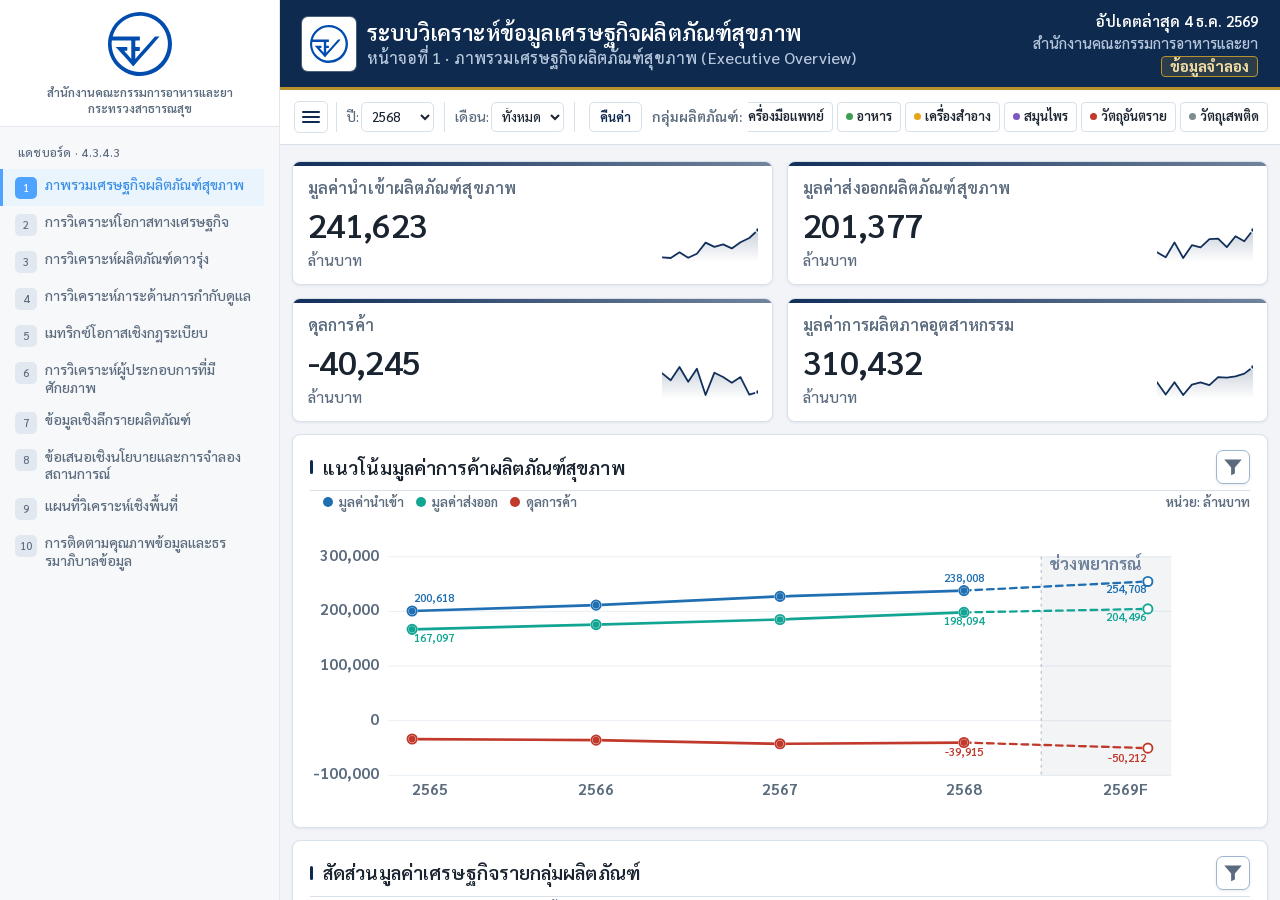
<file: Web Mockup/dashboard.html>
<!DOCTYPE html>
<html lang="th">
<head>
<meta charset="utf-8">
<meta name="viewport" content="width=device-width, initial-scale=1">
<title>แดชบอร์ด · ระบบวิเคราะห์ข้อมูลเศรษฐกิจผลิตภัณฑ์สุขภาพ</title>
<link rel="preconnect" href="https://fonts.googleapis.com">
<link rel="preconnect" href="https://fonts.gstatic.com" crossorigin>
<link rel="stylesheet" href="https://fonts.googleapis.com/css2?family=Sarabun:wght@400;500;600;700&display=swap">
<link rel="stylesheet" href="shared/dash-fonts.css">
<link rel="stylesheet" href="shared/dash-sidebar.css">
<link rel="stylesheet" href="shared/dash-shell.css">
<link rel="stylesheet" href="shared/dash-filters.css">
</head>
<body data-dash-shell="1" data-dash="1">
<iframe id="dashContentFrame" class="dash-content-frame" title="เนื้อหาแดชบอร์ด" src="d1_NEW.html"></iframe>
<script src="shared/fda-logo-data.js"></script>
<script src="shared/dash-sidebar.js" defer></script>
</body>
</html>
</file>
<file: Web Mockup/shared/dash-fonts.css>
/* Typography — ใช้ร่วมกับ <link> Google Fonts Sarabun ใน <head> ของทุกหน้า */
:root {
  --dash-font: "Sarabun", "Noto Sans Thai", "Leelawadee UI", system-ui, -apple-system, sans-serif;
  --dash-fw-body: 500;
  --dash-fw-ui: 600;
  --dash-fw-heading: 700;
}

html {
  font-family: var(--dash-font);
}

body[data-dash],
body[data-dash-shell],
body.dash-with-sidebar {
  font-family: var(--dash-font) !important;
  font-weight: var(--dash-fw-body);
  -webkit-font-smoothing: antialiased;
  -moz-osx-font-smoothing: grayscale;
  text-rendering: optimizeLegibility;
}

body[data-dash] header h1,
body[data-dash] .card > h2,
body[data-dash] .kpi .val,
body[data-dash] table.data td.num {
  font-weight: var(--dash-fw-ui);
}

body[data-dash] .chip,
body[data-dash] .filters .lbl,
body[data-dash] table.data th,
body[data-dash] .kpi .name,
body[data-dash] header .right .asof {
  font-weight: var(--dash-fw-ui);
}

body.dash-with-sidebar .dash-sidebar,
body.dash-with-sidebar .dash-sidebar * {
  font-family: var(--dash-font) !important;
  font-weight: var(--dash-fw-body);
}

body[data-dash-shell] .dash-sidebar .dash-sidebar-link,
body.dash-with-sidebar .dash-sidebar .dash-sidebar-link {
  font-weight: var(--dash-fw-ui);
}

body.dash-with-sidebar .dash-sidebar-link.active,
body.dash-with-sidebar .dash-sidebar-org {
  font-weight: var(--dash-fw-ui);
}

.leaflet-container,
.leaflet-tooltip {
  font-family: var(--dash-font) !important;
}
</file>
<file: Web Mockup/shared/dash-sidebar.css>
/* แถบเมนู — ฐานขนาดจาก d1_NEW (ใช้ร่วม d1–d10 + dashboard.html) */
body.dash-with-sidebar,
body[data-dash-shell] {
  --dash-sidebar-w: 280px;
  --dash-sidebar-bg: #f7f8fa;
  --dash-sidebar-line: #e4e8ee;
  --dash-sidebar-active: #eaf4fd;
  --dash-sidebar-active-bar: #4da3ff;
  --dash-sidebar-blue: #3a8fe8;
  --dash-sidebar-muted: #5b6b7e;
  /* แยกจาก --fs-base ของหน้า iframe (24px) — เมนูอ่านง่ายแต่ไม่ใหญ่เกิน */
  --dash-sidebar-font: 14px;
  --dash-sidebar-label-font: 12px;
  --dash-sidebar-num-font: 11px;
  --dash-sidebar-org-font: 12px;
  --dash-sidebar-logo-h: 64px;
  --dash-sidebar-head-pad: 12px 14px 10px;
  --dash-sidebar-link-pad: 7px 10px 7px 12px;
  --dash-sidebar-link-gap: 8px;
}

body.dash-with-sidebar {
  display: flex;
  min-height: 100vh;
  margin: 0;
}

body.dash-with-sidebar .dash-sidebar {
  box-sizing: border-box;
  width: var(--dash-sidebar-w);
  flex: 0 0 var(--dash-sidebar-w);
  min-width: var(--dash-sidebar-w);
  max-width: var(--dash-sidebar-w);
  background: var(--dash-sidebar-bg);
  border-right: 1px solid var(--dash-sidebar-line);
  display: flex;
  flex-direction: column;
  position: sticky;
  top: 0;
  align-self: flex-start;
  height: 100vh;
  max-height: 100vh;
  z-index: 2000;
  overflow: hidden;
  font-size: var(--dash-sidebar-font);
  line-height: 1.28;
  transition: flex-basis 0.24s ease, width 0.24s ease, min-width 0.24s ease, max-width 0.24s ease, opacity 0.2s ease,
    border-color 0.2s ease;
}

body.dash-sidebar-collapsed .dash-sidebar {
  width: 0;
  flex: 0 0 0;
  min-width: 0;
  max-width: 0;
  opacity: 0;
  border-right-color: transparent;
  pointer-events: none;
}

body.dash-with-sidebar .dash-page {
  flex: 1;
  min-width: 0;
  display: flex;
  flex-direction: column;
}

.dash-sidebar,
.dash-sidebar * {
  box-sizing: border-box;
}

/* ไม่ให้ฟอนต์ body[data-dash] / iframe ไหลเข้า sidebar (shell มี data-dash="1") */
body[data-dash] .dash-sidebar {
  font-size: var(--dash-sidebar-font) !important;
  line-height: 1.28;
}

.dash-sidebar-head {
  flex: none;
  padding: var(--dash-sidebar-head-pad);
  background: #fff;
  border-bottom: 1px solid var(--dash-sidebar-line);
  text-align: center;
}

.dash-sidebar-logo-img {
  display: block;
  height: var(--dash-sidebar-logo-h);
  width: auto;
  max-width: calc(var(--dash-sidebar-w) - 32px);
  margin: 0 auto 8px;
  object-fit: contain;
}

.dash-sidebar-org {
  font-size: var(--dash-sidebar-org-font) !important;
  line-height: 1.35;
  color: var(--dash-sidebar-muted);
  font-weight: 600;
  max-width: calc(var(--dash-sidebar-w) - 24px);
  margin: 0 auto;
}

.dash-sidebar-nav {
  flex: 1;
  min-height: 0;
  overflow-x: hidden;
  overflow-y: auto;
  padding: 6px 0 14px;
  scrollbar-gutter: stable;
}

.dash-sidebar-label {
  padding: 12px 18px 8px;
  font-size: var(--dash-sidebar-label-font) !important;
  font-weight: 700;
  color: var(--dash-sidebar-muted);
  letter-spacing: 0.02em;
}

.dash-sidebar-link {
  display: flex;
  align-items: flex-start;
  gap: var(--dash-sidebar-link-gap);
  padding: var(--dash-sidebar-link-pad);
  color: var(--dash-sidebar-muted);
  font-size: var(--dash-sidebar-font) !important;
  line-height: 1.28;
  text-decoration: none;
  border-left: 3px solid transparent;
  font-weight: 600;
  width: 100%;
  max-width: var(--dash-sidebar-w);
}

.dash-sidebar-link > span:last-child {
  flex: 1;
  min-width: 0;
  line-height: 1.28;
}

.dash-sidebar-link:hover {
  background: #eef2f7;
  color: #4a5a6a;
}

.dash-sidebar-link.active {
  background: var(--dash-sidebar-active);
  color: var(--dash-sidebar-blue);
  border-left-color: var(--dash-sidebar-active-bar);
}

.dash-sidebar-link .num {
  display: inline-grid;
  place-items: center;
  min-width: 22px;
  width: 22px;
  height: 22px;
  border-radius: 5px;
  background: #e2e8f0;
  color: var(--dash-sidebar-muted);
  font-size: var(--dash-sidebar-num-font) !important;
  font-weight: 700;
  flex: none;
  margin-top: 1px;
}

.dash-sidebar-link.active .num {
  background: var(--dash-sidebar-active-bar);
  color: #fff;
}

/* ปุ่ม ☰ เปิด/ปิดเมนู — ตัวแรกในแถบตัวกรอง (หน้า ปี:) ขนาด/กรอบเท่าปุ่มคืนค่า */
body[data-dash] .filters .dash-menu-btn {
  flex: none;
  display: inline-grid;
  place-items: center;
  box-sizing: border-box;
  width: 34px;
  height: 32px;
  padding: 0;
  margin: 0;
  border: 1px solid var(--line, #d8e0ea);
  border-radius: 5px;
  background: #fff;
  color: var(--navy, #0e2a4f);
  cursor: pointer;
  transition: background-color 0.15s ease, border-color 0.15s ease;
}

body[data-dash] .filters .dash-menu-btn:hover {
  background: var(--line2, #eaeff4);
  border-color: #9fb6d0;
}

body[data-dash] .filters .dash-menu-btn[aria-expanded="true"] {
  background: var(--line2, #eaeff4);
}

/* .static-filters ตัด overflow — ให้กรอบโฟกัสอยู่ด้านในปุ่ม */
body[data-dash] .filters .dash-menu-btn:focus-visible {
  outline: 2px solid var(--gold, #b7922e);
  outline-offset: -3px;
}

body[data-dash] .filters .dash-menu-icon,
body[data-dash] .filters .dash-menu-icon::before,
body[data-dash] .filters .dash-menu-icon::after {
  display: block;
  width: 18px;
  height: 2px;
  border-radius: 1px;
  background: currentColor;
}

body[data-dash] .filters .dash-menu-icon {
  position: relative;
}

body[data-dash] .filters .dash-menu-icon::before,
body[data-dash] .filters .dash-menu-icon::after {
  content: "";
  position: absolute;
  left: 0;
}

body[data-dash] .filters .dash-menu-icon::before {
  top: -5px;
}

body[data-dash] .filters .dash-menu-icon::after {
  top: 5px;
}

/* กรอบขาวรอบโลโก้ (เดิมเป็นปุ่ม — ตอนนี้แสดงผลอย่างเดียว) */
body[data-dash] header .dash-header-logo {
  flex: none;
  background: #fff;
  padding: 4px;
  border-radius: 6px;
  line-height: 0;
  box-shadow: 0 0 0 1px rgba(255, 255, 255, 0.25);
}

body[data-dash] header .dash-header-logo .brandLogo {
  display: block !important;
  width: 46px;
  height: 46px;
  object-fit: contain;
}

.dash-sidebar-backdrop {
  border: none;
  padding: 0;
  margin: 0;
  cursor: pointer;
}

body.dash-sidebar-collapsed .dash-sidebar-backdrop {
  display: none;
}

body.dash-with-sidebar:not(.dash-sidebar-collapsed) .dash-sidebar-backdrop {
  display: none;
}

@media (max-width: 900px) {
  body.dash-with-sidebar {
    --dash-sidebar-w: min(280px, 88vw);
  }

  body.dash-with-sidebar .dash-sidebar {
    position: fixed;
    left: 0;
    top: 0;
    width: var(--dash-sidebar-w);
    min-width: var(--dash-sidebar-w);
    max-width: var(--dash-sidebar-w);
    height: 100%;
    height: 100dvh;
    z-index: 2000;
    box-shadow: 4px 0 24px rgba(0, 0, 0, 0.15);
  }

  body.dash-sidebar-collapsed .dash-sidebar {
    transform: translateX(-100%);
  }

  body.dash-with-sidebar:not(.dash-sidebar-collapsed) .dash-sidebar-backdrop {
    display: block;
    position: fixed;
    inset: 0;
    z-index: 1999;
    background: rgba(14, 42, 79, 0.35);
  }
}
</file>
<file: Web Mockup/shared/dash-layout.css>
/* Responsive + overflow สำหรับทุกแดชบอร์ด mockup */

/* มาตรฐานขนาด UI (zoom เดียวกันทุกหน้า d1–d10) — ค่าคงที่ ไม่ใช้ vw/vh */
body[data-dash] {
  --fs-base: 24px;
  --fs-h2: 19px;
  --fs-kpi: 40px;
  --fs-kpi-name: 17px;
  --fs-kpi-unit: 16px;
  --fs-ui: 16px;
  --fs-ui-md: 15px;
  --fs-cap: 14px;
  --fs-trend-legend: 13px;
  --fs-table: 16px;
  --fs-ui-sm: 16px;
  --fs-axis: 16px;
  --fs-chart-lbl: 15px;
  --fs-chart-data: 12px;
  --fs-chrome-h1: 26px;
  --fs-chrome-sub: 18px;
  --fs-chrome-meta: 17px;
  --fs-chrome-org: 15px;
  --fs-filter: 15px;
  --fs-filter-chip: 14px;
  --fs-tip: 20px;
  --fs-period: 16px;
  --dash-chart-h: 280px;
  --dash-chart-h-sm: 220px;
  --dash-chart-h-lg: 340px;
  --dash-map-h: 520px;
}

/* d3 — กราฟแถวคู่สูงกว่ามาตรฐาน (เดิม 400px ใน mockup) */
body[data-dash="3"] {
  --dash-chart-h-lg: 400px;
}

/* d3 — legend เรดาร์ (HTML) จัดกึ่งกลาง 2 แถวสม่ำเสมอ */
body[data-dash="3"] .dash-chart-legend {
  display: flex;
  flex-wrap: wrap;
  justify-content: center;
  align-content: flex-start;
  gap: 8px 14px;
  margin: 2px 10px 8px;
  padding: 0 4px;
  min-height: 0;
}

body[data-dash="3"] .dash-chart-legend-item {
  display: inline-flex;
  align-items: center;
  gap: 6px;
  max-width: 100%;
  font-size: var(--fs-trend-legend, 13px);
  font-weight: 600;
  line-height: 1.25;
  color: var(--muted, #5b6b7e);
}

body[data-dash="3"] .dash-chart-legend-item i {
  width: 8px;
  height: 8px;
  border-radius: 50%;
  flex: none;
  box-shadow: 0 0 0 1px rgba(255, 255, 255, 0.85);
}

body[data-dash="3"] .dash-chart-legend-item > span {
  overflow: hidden;
  text-overflow: ellipsis;
  white-space: nowrap;
}

body[data-dash="3"] .card:has(#cRadar) .chart-box.lg {
  flex: 1 1 auto;
  min-height: 280px;
}

/* d9 — แผนที่ + Top 10 สูงเท่ากัน กะทัดรัด (ไม่ยืด 520px) */
body[data-dash="9"] {
  --dash-map-h: 400px;
}

body[data-dash="9"] .card.mapCard.card--chart-grow,
body[data-dash="9"] .card--rank.card--chart-grow {
  align-self: start;
}

body[data-dash="9"] .card--rank.card--chart-grow {
  display: flex;
  flex-direction: column;
  min-height: 0;
}

body[data-dash="9"] .card--rank .chart-box.lg {
  flex: 0 0 auto;
  height: var(--dash-map-h) !important;
  min-height: var(--dash-map-h);
  max-height: var(--dash-map-h);
}

body[data-dash="9"] .card.mapCard #mapEl {
  height: var(--dash-map-h) !important;
  min-height: var(--dash-map-h);
  max-height: var(--dash-map-h);
}

body[data-dash="9"] .card.mapCard .legend-swatch {
  margin-top: 6px;
}

body[data-dash="3"] .card--row-stretch:has(#cRss) .chart-box.lg {
  min-height: 320px;
}

/* d1 — KPI / SVG กราฟ (Executive Overview) */
/* KPI — กันชื่อ/ค่า/หน่วยทับกัน (เช่น การ์ด กลุ่ม · ทั้งหมด · ปี 2568) */
body[data-dash] .kpi .body {
  display: flex;
  flex-direction: column;
  gap: 3px;
  padding-bottom: 14px !important;
}

body[data-dash] .kpi .name {
  line-height: 1.4 !important;
}

/* การ์ดตัวชี้วัดย่อขนาดตามความกว้างการ์ด (cqi) ไม่ใช่ความกว้างจอ (vw)
   — เปิดแถบเมนูแล้วการ์ดแคบลง ตัวเลขจะเล็กลงตาม แทนการล้นหรือขึ้นแถวใหม่ */
body[data-dash] .kpi {
  container-type: inline-size;
}

body[data-dash] .kpi .val {
  margin-top: 2px !important;
  line-height: 1.18 !important;
  font-size: clamp(20px, 14.6cqi, var(--fs-kpi)) !important;
  overflow-wrap: anywhere;
  word-break: break-word;
}

body[data-dash] .kpi .unit {
  margin-top: 2px !important;
  line-height: 1.35 !important;
}

body[data-dash="1"] .kpi .name {
  display: -webkit-box;
  -webkit-box-orient: vertical;
  -webkit-line-clamp: 2;
  overflow: hidden;
  line-height: 1.28;
}

body[data-dash="1"] .kpi .val {
  font-size: clamp(28px, 4.2vw, var(--fs-kpi));
  letter-spacing: -0.02em;
}

body[data-dash="1"] #trendChart svg,
body[data-dash="1"] #treemap svg {
  overflow: visible;
}

body[data-dash="1"] #cagrChart,
body[data-dash="1"] #countryChart {
  flex: 0 0 auto;
  min-height: 0;
  max-height: var(--dash-chart-h-lg);
  height: var(--dash-chart-h-lg);
  overflow: hidden;
  box-sizing: border-box;
}

body[data-dash="1"] main .card.cagrCard.card--row-stretch #cagrChart,
body[data-dash="1"] main .card.countryCard.card--row-stretch #countryChart {
  margin-top: auto;
}

body[data-dash="1"] #cagrChart svg,
body[data-dash="1"] #countryChart svg {
  overflow: hidden;
  width: 100% !important;
  height: 100% !important;
  max-height: 100% !important;
}

body[data-dash="1"] #countryChart svg,
body[data-dash="1"] #treemap svg {
  max-width: 100%;
}

/* d1 — แนวโน้ม: SVG สูงตามความกว้าง (ไม่ยืดกล่องแล้วเว้นขาวใน SVG) */
body[data-dash="1"] main .card.card--chart-grow > #trendChart {
  flex: 0 0 auto !important;
}

body[data-dash="1"] #trendChart {
  height: auto !important;
  min-height: 0 !important;
  max-height: none !important;
  line-height: 0;
}

body[data-dash="1"] #trendChart svg {
  width: 100% !important;
  height: auto !important;
  max-height: none !important;
  aspect-ratio: 980 / 300;
}

body[data-dash="1"] #treemap {
  min-height: var(--dash-chart-h) !important;
  height: var(--dash-chart-h) !important;
}

body[data-dash="1"] #treemap svg {
  height: 100% !important;
  max-height: 100% !important;
  overflow: visible;
}

body[data-dash] .dash-page,
body[data-dash]:not(.dash-with-sidebar) {
  font-size: var(--fs-base);
}

/* ไม่แสดงคำอธิบายคลิกกรอง / แคปชันกราฟที่ว่าง */
body[data-dash] .chart-click-hint,
body[data-dash] .card > .cap:empty {
  display: none !important;
}

/* ใน iframe (CleansingConsole) ไม่มี .dash-page wrapper */
body[data-dash]:not(.dash-with-sidebar) .chart-box {
  position: relative;
  width: 100%;
  height: var(--dash-chart-h) !important;
  min-height: var(--dash-chart-h);
  max-height: var(--dash-chart-h);
}

body[data-dash]:not(.dash-with-sidebar) .chart-box.sm {
  height: var(--dash-chart-h-sm) !important;
  min-height: var(--dash-chart-h-sm);
  max-height: var(--dash-chart-h-sm);
}

body[data-dash]:not(.dash-with-sidebar) .chart-box.lg {
  height: var(--dash-chart-h-lg) !important;
  min-height: var(--dash-chart-h-lg);
  max-height: var(--dash-chart-h-lg);
}

body[data-dash="9"]:not(.dash-with-sidebar) .chart-box.lg {
  height: var(--dash-map-h) !important;
  min-height: var(--dash-map-h);
  max-height: var(--dash-map-h);
}

body[data-dash]:not(.dash-with-sidebar) #mapEl {
  height: var(--dash-map-h) !important;
  min-height: var(--dash-map-h);
  max-height: var(--dash-map-h);
}

.dash-page {
  flex: 1;
  min-width: 0;
  max-width: 100%;
  overflow-x: visible;
}

.dash-page main,
.dash-page .kpis {
  min-width: 0;
  max-width: 100%;
}

.dash-page .card {
  min-width: 0;
  overflow: hidden;
  align-self: start;
}

body[data-dash]:not(.dash-with-sidebar) main .card {
  align-self: start;
}

/* การ์ดคู่ในแถวเดียวกัน — สูงเท่ากัน (ตาราง + โดนัท) */
body[data-dash] main .card.card--row-stretch,
body[data-dash]:not(.dash-with-sidebar) main .card.card--row-stretch {
  align-self: stretch;
  display: flex;
  flex-direction: column;
  min-height: 0;
}

body[data-dash] main .card.card--row-stretch > h2,
body[data-dash] main .card.card--chart-grow > h2,
body[data-dash] main .card:has(.chart-box--donut-fill) > h2 {
  flex: 0 0 auto;
}

body[data-dash] main .card.card--chart-grow > .cap,
body[data-dash] main .card.card--chart-grow > .trendLegend,
body[data-dash] main .card.card--chart-grow > .table-scroll:first-of-type {
  flex: 0 0 auto;
}

/* การ์ด chart-grow เดี่ยว — คงความสูงมาตรฐาน */
body[data-dash] main .card.card--chart-grow:not(.card--row-stretch) .chart-box,
body[data-dash]:not(.dash-with-sidebar) main .card.card--chart-grow:not(.card--row-stretch) .chart-box,
.dash-page .card.card--chart-grow:not(.card--row-stretch) .chart-box {
  flex: 0 0 auto;
}

/* การ์ดคู่แถวเดียวกัน — Chart.js ต้องมีความสูงชัด (height:auto ทำให้ canvas 0px ใน iframe) */
body[data-dash] main .card.card--row-stretch.card--chart-grow .chart-box:not(.chart-box--donut-fill),
body[data-dash]:not(.dash-with-sidebar)
  main
  .card.card--row-stretch.card--chart-grow
  .chart-box:not(.chart-box--donut-fill),
.dash-page .card.card--row-stretch.card--chart-grow .chart-box:not(.chart-box--donut-fill) {
  flex: 0 0 auto !important;
  height: var(--dash-chart-h) !important;
  min-height: var(--dash-chart-h) !important;
  max-height: none !important;
}

body[data-dash] main .card.card--row-stretch.card--chart-grow .chart-box.lg:not(.chart-box--donut-fill),
body[data-dash]:not(.dash-with-sidebar)
  main
  .card.card--row-stretch.card--chart-grow
  .chart-box.lg:not(.chart-box--donut-fill),
.dash-page .card.card--row-stretch.card--chart-grow .chart-box.lg:not(.chart-box--donut-fill) {
  height: var(--dash-chart-h-lg) !important;
  min-height: var(--dash-chart-h-lg);
}

body[data-dash] main .card.card--chart-grow #mapEl,
body[data-dash]:not(.dash-with-sidebar) main .card.card--chart-grow #mapEl,
.dash-page .card.card--chart-grow #mapEl {
  flex: 0 0 auto;
  height: var(--dash-map-h) !important;
  min-height: var(--dash-map-h);
  max-height: var(--dash-map-h);
}

/* โดนัทในการ์ดคู่แถวเดียวกัน — ขยายเต็มใต้หัวข้อ (d10, d2 สัดส่วน ฯลฯ) */
body[data-dash] main .card.card--row-stretch.card--chart-grow .chart-box.chart-box--donut-fill,
body[data-dash]:not(.dash-with-sidebar)
  main
  .card.card--row-stretch.card--chart-grow
  .chart-box.chart-box--donut-fill,
.dash-page .card.card--row-stretch.card--chart-grow .chart-box.chart-box--donut-fill {
  flex: 0 0 auto !important;
  min-height: var(--dash-chart-h-lg) !important;
  height: var(--dash-chart-h-lg) !important;
  max-height: none !important;
}


body[data-dash] main .card.card--chart-grow .quadrant-grid {
  flex: 1 1 0;
  min-height: 160px;
  align-content: stretch;
}

body[data-dash] main .card.card--body-grow > ol,
body[data-dash] main .card.card--body-grow > .card-body-fill {
  flex: 1 1 0;
  display: flex;
  flex-direction: column;
  justify-content: space-evenly;
  min-height: 120px;
  margin-top: 8px;
  margin-bottom: 4px;
}

body[data-dash] main .card.card--body-grow .quadrant-grid {
  flex: 1 1 0;
  min-height: 160px;
  align-content: stretch;
  margin-top: 8px;
}


.dash-page .chart-box {
  position: relative;
  width: 100%;
  height: var(--dash-chart-h) !important;
  min-height: var(--dash-chart-h);
  max-height: var(--dash-chart-h);
}

.dash-page .chart-box.sm {
  height: var(--dash-chart-h-sm) !important;
  min-height: var(--dash-chart-h-sm);
  max-height: var(--dash-chart-h-sm);
}

.dash-page .chart-box.lg {
  height: var(--dash-chart-h-lg) !important;
  min-height: var(--dash-chart-h-lg);
  max-height: var(--dash-chart-h-lg);
}

/* d9: กราฟจัดอันดับ / แผนที่ สูงกว่ามาตรฐาน */
.dash-page .chart-box.lg.tall,
body[data-dash="9"] .dash-page .chart-box.lg {
  height: var(--dash-map-h) !important;
  min-height: var(--dash-map-h);
  max-height: var(--dash-map-h);
}

.dash-page .chart-box canvas {
  display: block;
  width: 100% !important;
  height: 100% !important;
  max-width: 100% !important;
}

body[data-dash]:not(.dash-with-sidebar) .chart-box canvas {
  width: 100% !important;
  height: 100% !important;
}

/* โดนัท/พาย — จำกัดความกว้างในการ์ดกว้าง ให้วงใหญ่พอดีกับความสูง */
body[data-dash] .chart-box.chart-box--donut {
  height: var(--dash-chart-h) !important;
  min-height: var(--dash-chart-h);
  max-height: var(--dash-chart-h);
  max-width: min(100%, 420px);
  margin-left: auto;
  margin-right: auto;
}

body[data-dash] .chart-box.chart-box--donut.chart-box--compact {
  height: var(--dash-chart-h-sm) !important;
  min-height: var(--dash-chart-h-sm);
  max-height: var(--dash-chart-h-sm);
  max-width: min(100%, 360px);
}

body[data-dash] .chart-box.chart-box--donut.lg {
  height: var(--dash-chart-h-lg) !important;
  min-height: var(--dash-chart-h-lg);
  max-height: var(--dash-chart-h-lg);
  max-width: min(100%, 440px);
}

/* โดนัทเต็มพื้นที่การ์ด (ไม่ย่อกลางการ์ดกว้าง) — d10 คู่ตาราง, d6 แถวเต็ม */
body[data-dash] .chart-box.chart-box--donut.chart-box--donut-fill {
  max-width: 100%;
  width: 100%;
  margin-left: 0;
  margin-right: 0;
}

/* d6 — โดนัท Tier กลางการ์ด ไม่เต็มความกว้างแถว */
body[data-dash="6"] main .card.card--donut-tier {
  display: flex;
  flex-direction: column;
  align-items: stretch;
}

body[data-dash="6"] main .card.card--donut-tier .chart-box.chart-box--donut {
  flex: 0 0 auto;
  height: var(--dash-chart-h-lg) !important;
  min-height: var(--dash-chart-h-lg);
  max-height: var(--dash-chart-h-lg) !important;
  max-width: min(100%, 420px);
  margin: 8px auto 4px;
  align-self: center;
}

/* d10 — โดนัทคู่ตาราง: ไม่ยืดเต็มความสูงการ์ด */
body[data-dash="10"] main .card.card--donut-paired {
  display: flex;
  flex-direction: column;
}

body[data-dash="10"] main .card.card--donut-paired > h2 {
  flex: 0 0 auto;
}

body[data-dash="10"] main .card.card--donut-paired .chart-box.chart-box--donut {
  flex: 0 0 auto;
  height: var(--dash-chart-h-lg) !important;
  min-height: var(--dash-chart-h-lg);
  max-height: var(--dash-chart-h-lg) !important;
  max-width: min(100%, 380px);
  margin: auto;
  align-self: center;
}

.dash-page #mapEl {
  height: var(--dash-map-h) !important;
  min-height: var(--dash-map-h);
  max-height: var(--dash-map-h);
}

/* d1 — SVG ให้สูงเท่ากราฟ Chart.js (ยกเว้น trend ใช้ aspect-ratio) */
.dash-page #treemap svg {
  height: var(--dash-chart-h) !important;
  max-height: var(--dash-chart-h) !important;
  width: 100% !important;
}

.dash-page #cagrChart,
.dash-page #countryChart {
  height: var(--dash-chart-h-lg) !important;
  max-height: var(--dash-chart-h-lg) !important;
  overflow: hidden;
}

.dash-page #cagrChart svg,
.dash-page #countryChart svg {
  height: 100% !important;
  max-height: 100% !important;
  width: 100% !important;
  overflow: hidden;
}

.dash-page .kpis {
  grid-template-columns: repeat(auto-fit, minmax(228px, 1fr)) !important;
}

/* จอกว้าง: การ์ดตัวชี้วัดอยู่แถวเดียวเท่าจำนวนการ์ด ทั้งตอนซ่อนและแสดงแถบเมนู
   (หน้าที่กำหนดจำนวนคอลัมน์เอง เช่น d4 d6 d10 ใช้ selector ที่เจาะจงกว่า จึงยังใช้ค่าของหน้านั้น) */
@media (min-width: 1025px) {
  body[data-dash] .kpis:where(:has(> .kpi:nth-child(3):last-child)) { grid-template-columns: repeat(3, minmax(0, 1fr)) !important; }
  body[data-dash] .kpis:where(:has(> .kpi:nth-child(4):last-child)) { grid-template-columns: repeat(4, minmax(0, 1fr)) !important; }
  body[data-dash] .kpis:where(:has(> .kpi:nth-child(5):last-child)) { grid-template-columns: repeat(5, minmax(0, 1fr)) !important; }
  body[data-dash] .kpis:where(:has(> .kpi:nth-child(6):last-child)) { grid-template-columns: repeat(6, minmax(0, 1fr)) !important; }
}

.dash-page main {
  max-width: 2000px;
  margin-left: auto;
  margin-right: auto;
  width: 100%;
  box-sizing: border-box;
  overflow-x: auto;
}

/* ห้ามตั้ง table.data เป็น display:block — แถวจะกว้างแค่เนื้อหา ไม่เต็มการ์ด
   ตารางกว้างเกินให้เลื่อนใน wrapper (.table-scroll หรือ div ที่มี overflow) แทน */
.dash-page .table-scroll,
.dash-page .table-wrap,
body[data-dash] .rss-table-wrap,
body[data-dash] .card > .rss-table-wrap {
  overflow-x: auto;
  overflow-y: visible;
  max-width: 100%;
  -webkit-overflow-scrolling: touch;
}

/* ── ตารางข้อมูล: หัวคอลัมน์จัดแนวตรงข้อมูล + เส้นคั่นหัวข้อ ── */
body[data-dash] .card > h2 {
  font-size: var(--fs-h2);
  line-height: 1.28;
  padding-bottom: 6px;
  margin-bottom: 0;
  border-bottom: 1px solid var(--line, #d8e0ea);
}

body[data-dash] .card > h2::before {
  height: 14px;
  width: 3px;
}

body[data-dash] .card > .cap {
  font-size: var(--fs-cap) !important;
  line-height: 1.4;
  margin: 4px 0 8px 13px;
}

body[data-dash] .trendLegend {
  font-size: var(--fs-trend-legend) !important;
  font-weight: 600;
  margin: 2px 0 12px 13px !important;
  padding-bottom: 2px;
}

/* d7 — เลือกผลิตภัณฑ์: ไม่ใช้เส้นคั่นใต้หัวข้อ + ให้รายการค้นหาลอยทับได้ */
body[data-dash] .card:has(.prod-picker),
.dash-page .card:has(.prod-picker) {
  overflow: visible;
}

body[data-dash] .card:has(.prod-picker):focus-within,
.dash-page .card:has(.prod-picker):focus-within {
  z-index: 60;
  position: relative;
}

body[data-dash] .card:has(.prod-picker) > h2 {
  border-bottom: none;
  padding-bottom: 0;
}

body[data-dash] .card > .table-scroll,
body[data-dash] .card > div.table-scroll,
body[data-dash] .card > .rss-table-wrap,
body[data-dash] .card > #productTableWrap,
body[data-dash] .card > #compTableWrap,
body[data-dash] .card > #hsTableWrap {
  margin-top: 12px;
}

/* d2 — ตาราง HS Chapter: เลื่อนในขอบการ์ด ไม่ล้น */
body[data-dash] .table-scroll.table-scroll--hs,
body[data-dash] #hsTableWrap.table-scroll {
  overflow: auto;
  max-width: 100%;
  max-height: min(480px, 62vh);
  border: 1px solid var(--line2, #eaeff4);
  border-radius: 6px;
  -webkit-overflow-scrolling: touch;
}

body[data-dash] table.data.table-hs {
  table-layout: fixed;
  width: 100%;
  min-width: 0;
}

body[data-dash] table.data.table-hs .col-rank { width: 5.5%; }
body[data-dash] table.data.table-hs .col-hs { width: 7%; }
body[data-dash] table.data.table-hs .col-desc { width: 28%; }
body[data-dash] table.data.table-hs .col-grp { width: 9%; }
body[data-dash] table.data.table-hs .col-val { width: 16%; }
body[data-dash] table.data.table-hs .col-cagr { width: 11%; }
body[data-dash] table.data.table-hs .col-trend { width: 12%; }

body[data-dash] table.data.table-hs td.cell-desc,
body[data-dash] table.data.table-hs th:nth-child(3) {
  overflow-wrap: anywhere;
  word-break: break-word;
  line-height: 1.35;
}

body[data-dash] table.data.table-hs td.cen .badge {
  white-space: nowrap;
}

body[data-dash] table.data {
  width: 100%;
  border-collapse: collapse;
  table-layout: auto;
  font-size: var(--fs-table, var(--fs-ui-md));
  line-height: 1.35;
}

body[data-dash] table.data thead th {
  text-align: left;
  vertical-align: middle;
  font-weight: 700;
  background: #f7f9fc;
  color: var(--muted, #5b6b7e);
  border-bottom: 2px solid var(--line, #d8e0ea);
  border-right: 1px solid var(--line2, #eaeff4);
  padding: 8px 10px;
  white-space: normal;
  line-height: 1.28;
}

body[data-dash] table.data.table-rss {
  min-width: 1120px;
}

body[data-dash] table.data.table-rss thead th.num {
  min-width: 4.8em;
}

body[data-dash] table.data thead th:last-child {
  border-right: none;
}

body[data-dash] table.data tbody td {
  vertical-align: middle;
  padding: 7px 10px;
  border-bottom: 1px solid var(--line2, #eaeff4);
  border-right: 1px solid var(--line2, #eaeff4);
}

body[data-dash] table.data .badge {
  font-size: calc(var(--fs-table, 18px) * 0.88);
  white-space: nowrap;
}

body[data-dash] table.data tbody td:last-child {
  border-right: none;
}

body[data-dash] table.data th.num,
body[data-dash] table.data td.num {
  text-align: right;
  font-variant-numeric: tabular-nums;
}

body[data-dash] table.data th.cen,
body[data-dash] table.data td.cen {
  text-align: center;
}

/* ป้าย "ข้อมูลจำลอง" ใต้ชื่อหน่วยงานใน header (ข้อความเต็มอยู่ใน title) */
header .right .dash-mock-badge {
  display: inline-block;
  margin-top: 3px;
  padding: 0 8px;
  border: 1px solid var(--gold, #b7922e);
  border-radius: 4px;
  background: rgba(183, 146, 46, 0.18);
  color: #f3dfa6;
  font-size: var(--fs-chrome-org, 17px);
  font-weight: 700;
  line-height: 1.25;
  white-space: nowrap;
  cursor: help;
}

/* แถบตัวกรอง → shared/dash-filters.css (โหลดหลังไฟล์นี้) */

/* ── Responsive: tablet / mobile (iframe + standalone .dash-page) ── */
/* เปิด/ปิด sidebar เปลี่ยนแค่ความกว้าง — คง grid 8+4 / 4+5+3 จนกว่าจอเนื้อหาแคบจริง (~1024) */
@media (max-width: 1280px) {
  body[data-dash] {
    --fs-base: 22px;
    --fs-h2: 19px;
    --fs-cap: 14px;
    --fs-trend-legend: 13px;
    --fs-kpi: 34px;
    --fs-kpi-name: 16px;
    --fs-kpi-unit: 15px;
    --fs-ui: 15px;
    --fs-ui-md: 14px;
    --fs-table: 15px;
    --fs-chrome-h1: 22px;
    --fs-chrome-sub: 16px;
    --fs-chrome-meta: 15px;
    --dash-chart-h: 260px;
    --dash-chart-h-lg: 300px;
    --dash-map-h: 420px;
  }

  body[data-dash="9"] {
    --dash-map-h: 360px;
  }
}

/* d1 — KPI 4 คอลัมน์แบบ mockup (ไม่หดเป็น 2 คอลัมน์แค่เพราะมี sidebar) */
body[data-dash="1"] .kpis,
body[data-dash="1"] main > .kpis {
  grid-template-columns: repeat(4, minmax(0, 1fr));
}

@media (max-width: 1024px) {
  body[data-dash] main [class*="span"],
  body[data-dash] main .trend,
  body[data-dash] main .treemapCard,
  body[data-dash] main .cagrCard,
  body[data-dash] main .countryCard,
  body[data-dash] main .healthCard,
  .dash-page [class*="span"],
  .dash-page .trend,
  .dash-page .treemapCard,
  .dash-page .cagrCard,
  .dash-page .countryCard,
  .dash-page .healthCard {
    grid-column: span 12 !important;
  }

  body[data-dash] main,
  .dash-page main {
    padding-left: 12px !important;
    padding-right: 12px !important;
    gap: 12px;
    min-width: 0;
    overflow-x: hidden;
  }

  body[data-dash="1"] .kpis,
  body[data-dash="1"] main > .kpis {
    grid-template-columns: repeat(2, minmax(0, 1fr));
  }
}

@media (max-width: 900px) {
  body[data-dash] {
    --dash-sidebar-w: 260px;
    --dash-chart-h-lg: 280px;
    --dash-map-h: 380px;
  }

  body[data-dash="9"] {
    --dash-map-h: 320px;
  }

  body[data-dash] header {
    flex-direction: column;
    align-items: flex-start;
    gap: 8px;
    padding: 10px 14px 9px !important;
  }

  body[data-dash] header .brand {
    width: 100%;
    min-width: 0;
  }

  body[data-dash] header h1 {
    font-size: var(--fs-chrome-h1) !important;
    line-height: 1.22;
  }

  body[data-dash] header .sub {
    font-size: var(--fs-chrome-sub) !important;
    line-height: 1.35;
  }

  body[data-dash] header .right {
    text-align: left;
    width: 100%;
  }

  body[data-dash] header .brandLogo {
    width: 40px !important;
    height: 40px !important;
  }

  body[data-dash] main,
  .dash-page main {
    padding-left: 10px !important;
    padding-right: 10px !important;
  }

  body[data-dash] .card,
  .dash-page .card {
    padding: 12px 13px 11px !important;
  }

  body[data-dash] .rss-table-wrap,
  body[data-dash] .table-scroll,
  body[data-dash] .table-scroll--hs,
  .dash-page .table-scroll,
  .dash-page .table-wrap {
    overflow-x: auto !important;
    -webkit-overflow-scrolling: touch;
    max-width: 100%;
  }
}

@media (max-width: 720px) {
  body[data-dash] {
    --fs-base: 20px;
    --fs-h2: 17px;
    --fs-cap: 13px;
    --fs-trend-legend: 12px;
    --fs-kpi: 30px;
    --fs-kpi-name: 15px;
    --fs-kpi-unit: 14px;
    --fs-chrome-h1: 19px;
    --fs-chrome-sub: 14px;
    --fs-chrome-meta: 13px;
    --fs-chrome-org: 12px;
    --dash-chart-h: 240px;
    --dash-chart-h-sm: 200px;
    --dash-chart-h-lg: 260px;
    --dash-map-h: 320px;
    --dash-filter-fs: 14px;
    --dash-filter-chip-fs: 13px;
  }

  body[data-dash] .kpis,
  .dash-page .kpis {
    grid-template-columns: 1fr !important;
  }

  body[data-dash] header h1 {
    font-size: 19px !important;
  }

  body[data-dash] .card > h2 {
    flex-wrap: wrap;
    gap: 6px;
  }

  body[data-dash] .filters {
    padding-left: 10px !important;
    padding-right: 10px !important;
  }

  body[data-dash] .static-filters {
    gap: 6px 8px !important;
  }

  body[data-dash] .static-filters span {
    padding-left: 8px !important;
  }

  body[data-dash] #trendChart svg {
    max-height: 240px;
  }
}

@media (max-width: 480px) {
  body[data-dash] {
    --fs-kpi: 28px;
    --dash-chart-h: 220px;
    --dash-chart-h-lg: 240px;
  }

  body[data-dash] .filters .lbl {
    display: none !important;
  }

  body[data-dash] #chips,
  body[data-dash] #regionChips {
    justify-content: flex-start !important;
    width: 100%;
  }
}

/* เปลี่ยนหน้า — fade
   ตอนพักต้องเป็น transform: none — ถ้ามี transform ค้าง position:fixed ข้างใน (tooltip #tip) จะอิงกรอบนี้แทนหน้าจอ
   isolation รักษา stacking context เดิมที่ transform เคยสร้างไว้ */
.dash-page {
  opacity: 1;
  transform: none;
  isolation: isolate;
  transition: opacity 0.26s ease, transform 0.26s ease;
}

.dash-page.dash-page-enter {
  opacity: 0;
  transform: translateY(10px);
  transition: none;
}

/* ระยะเวลาต้องตรงกับ EXIT_MS ใน dash-sidebar.js */
.dash-page.dash-page-exiting {
  opacity: 0;
  transform: translateY(8px);
  pointer-events: none;
  transition-duration: 0.12s;
}

@media (prefers-reduced-motion: reduce) {
  .dash-page,
  .dash-page.dash-page-exiting,
  .dash-page.dash-page-enter {
    transition: none;
    transform: none;
  }
}
</file>
<file: Web Mockup/shared/dash-filters.css>
/* แถบตัวกรอง — มาตรฐานเดียวทุก d1–d10 (ทับ inline ในแต่ละ html) */
body[data-dash] {
  --dash-filter-fs: 15px;
  --dash-filter-chip-fs: 14px;
  --dash-filter-pad-y: 10px;
  --dash-filter-pad-x: 16px;
  --dash-filter-pad-left: 18px;
  --dash-filter-min-h: 50px;
}

/* ซ้าย: ปี…คืนค่า กว้างเท่าที่ต้องใช้ (ไม่ถูกตัด) · ขวา: กลุ่มชิป ชิดขอบขวา */
body[data-dash] .filters {
  display: grid !important;
  grid-template-columns: auto minmax(0, 1fr) !important;
  grid-template-rows: 1fr !important;
  align-items: center !important;
  gap: 6px 10px !important;
  width: 100% !important;
  max-width: 100% !important;
  min-height: var(--dash-filter-min-h) !important;
  padding: var(--dash-filter-pad-y) var(--dash-filter-pad-x) var(--dash-filter-pad-y) var(--dash-filter-pad-left) !important;
  box-sizing: border-box !important;
  position: sticky !important;
  top: 0 !important;
  z-index: 30 !important;
  background: #fff !important;
  border-bottom: 1px solid #d8e0ea !important;
  overflow: visible !important;
}

body[data-dash] .static-filters {
  grid-column: 1 !important;
  grid-row: 1 !important;
  justify-self: start !important;
  align-self: center !important;
  display: flex !important;
  flex-flow: row nowrap !important;
  align-items: center !important;
  gap: 6px 10px !important;
  min-width: 0 !important;
  max-width: 100% !important;
  overflow-x: auto !important;
  overflow-y: hidden !important;
  font-size: var(--dash-filter-fs) !important;
  color: var(--muted, #5b6b7e) !important;
  scrollbar-width: thin;
}

body[data-dash] .static-filters span {
  display: inline-flex !important;
  align-items: center !important;
  flex: 0 0 auto !important;
  white-space: nowrap !important;
  padding-left: 10px !important;
  border-left: 1px solid #d8e0ea !important;
}

body[data-dash] .static-filters span:first-child {
  padding-left: 0 !important;
  border-left: none !important;
}

body[data-dash] .static-filters select,
body[data-dash] .filters .reset-btn {
  font-size: var(--dash-filter-chip-fs) !important;
  font-family: inherit !important;
}

body[data-dash] .static-filters select {
  padding: 3px 6px !important;
  line-height: 1.3 !important;
  min-height: 30px;
}

body[data-dash] .filters .reset-btn {
  padding: 4px 10px !important;
  line-height: 1.35 !important;
  min-height: 30px;
}

body[data-dash] .filterGroups {
  grid-column: 2 !important;
  grid-row: 1 !important;
  justify-self: stretch !important;
  align-self: center !important;
  display: flex !important;
  flex-direction: row !important;
  flex-wrap: nowrap !important;
  align-items: center !important;
  justify-content: flex-end !important;
  gap: 6px !important;
  min-width: 0 !important;
  width: 100% !important;
  max-width: 100% !important;
  overflow: hidden !important;
}

body[data-dash] .filters .lbl {
  flex: 0 0 auto !important;
  order: 0 !important;
  white-space: nowrap !important;
  font-size: var(--dash-filter-fs) !important;
  font-weight: 600 !important;
  color: var(--muted, #5b6b7e) !important;
  margin: 0 !important;
  padding: 0 !important;
}

body[data-dash] #chips,
body[data-dash] #regionChips {
  display: flex !important;
  flex: 0 1 auto !important;
  flex-flow: row nowrap !important;
  align-items: center !important;
  justify-content: flex-start !important;
  gap: 4px !important;
  order: 1 !important;
  min-width: 0 !important;
  max-width: 100% !important;
  overflow-x: auto !important;
  overflow-y: hidden !important;
  padding: 2px 0 !important;
  scrollbar-width: thin;
}

body[data-dash] .filters .chip {
  flex: 0 0 auto !important;
  font-size: var(--dash-filter-chip-fs) !important;
  padding: 4px 8px !important;
  gap: 4px !important;
  min-height: 30px;
  box-sizing: border-box;
  border-radius: 4px !important;
  font-weight: 600 !important;
  line-height: 1.3 !important;
  white-space: nowrap !important;
}

body[data-dash] .filters .chip .dot {
  width: 7px !important;
  height: 7px !important;
}

body[data-dash="9"] .filters {
  z-index: 1200 !important;
}

/* ── ตัวกรองในการ์ด/กราฟ: กรอบเด่น + ไอคอนกรวย (สไตล์เดียว d1 periodBtn) ── */
body[data-dash] .periodBtn {
  width: 34px !important;
  height: 34px !important;
  border-radius: 7px !important;
  border: 1.5px solid #9fb6d0 !important;
  background: #fff !important;
  color: var(--muted, #5b6b7e) !important;
  box-shadow: 0 1px 3px rgba(18, 48, 91, 0.1) !important;
}

body[data-dash] .periodBtn:hover {
  background: var(--line2, #eaeff4) !important;
  color: var(--ink, #1a2430) !important;
  border-color: #7a94b0 !important;
}

body[data-dash] .card-filter-pick {
  position: relative;
  margin-left: auto;
  flex: none;
}

body[data-dash] .card-filter-row {
  margin: 0 0 12px 13px;
}

body[data-dash] .card-filter-shell {
  display: inline-flex;
  align-items: stretch;
  max-width: 100%;
  border: 1.5px solid #9fb6d0;
  border-radius: 7px;
  background: #fff;
  box-shadow: 0 1px 3px rgba(18, 48, 91, 0.1);
  overflow: hidden;
  cursor: pointer;
  transition: border-color 0.12s, box-shadow 0.12s;
}

body[data-dash] .card-filter-shell:hover,
body[data-dash] .card-filter-shell:focus-within {
  border-color: #7a94b0;
  box-shadow: 0 2px 6px rgba(18, 48, 91, 0.12);
}

body[data-dash] .card-filter-shell--wide {
  width: 100%;
  max-width: 480px;
}

body[data-dash] .card-filter-funnel {
  display: inline-flex;
  align-items: center;
  justify-content: center;
  width: 34px;
  min-width: 34px;
  flex: none;
  color: var(--muted, #5b6b7e);
  background: var(--line2, #eaeff4);
  border-right: 1px solid #d8e0ea;
  pointer-events: none;
}

body[data-dash] .card-filter-shell select.card-filter-select {
  margin: 0;
  flex: 1 1 auto;
  min-width: 0;
  max-width: 280px;
  font-family: inherit;
  font-size: var(--dash-filter-chip-fs) !important;
  font-weight: 600 !important;
  line-height: 1.25;
  color: var(--ink, #1a2430);
  background: #fff;
  border: none;
  border-radius: 0;
  padding: 7px 28px 7px 10px;
  min-height: 34px;
  cursor: pointer;
  appearance: auto;
  -webkit-appearance: menulist;
}

body[data-dash] .card-filter-shell--wide select.card-filter-select {
  max-width: none;
  width: 100%;
}

body[data-dash] .card-filter-shell select.prod-select {
  margin-bottom: 0;
  max-width: none;
}

/* select จริงซ่อน — ใช้ปุ่มกรวย + เมนู (dash-card-filter.js) */
body[data-dash] select.card-filter-select-native {
  position: absolute !important;
  width: 1px !important;
  height: 1px !important;
  opacity: 0 !important;
  pointer-events: none !important;
  margin: 0 !important;
  padding: 0 !important;
  border: 0 !important;
  clip: rect(0, 0, 0, 0);
  overflow: hidden;
}

body[data-dash] .cardFilterMenu {
  display: none;
  position: absolute;
  right: 0;
  top: calc(100% + 4px);
  z-index: 50;
  background: #fff;
  border: 1px solid var(--line, #d8e0ea);
  border-radius: 8px;
  box-shadow: 0 10px 26px rgba(8, 24, 46, 0.16);
  padding: 6px 0 8px;
  min-width: 200px;
  max-width: min(380px, 92vw);
  max-height: min(340px, 55vh);
  overflow-y: auto;
}

body[data-dash] .card-filter-row.card-filter-pick .cardFilterMenu {
  right: auto;
  left: 0;
}

body[data-dash] .cardFilterMenu.open {
  display: block;
}

body[data-dash] .cardFilterOption {
  display: block;
  width: 100%;
  text-align: left;
  border: none;
  background: transparent;
  padding: 10px 14px;
  font-family: inherit;
  font-size: var(--dash-filter-chip-fs) !important;
  font-weight: 600;
  line-height: 1.3;
  color: var(--ink, #1a2430);
  cursor: pointer;
}

body[data-dash] .cardFilterOption:hover {
  background: var(--line2, #eaeff4);
}

body[data-dash] .cardFilterOption[aria-pressed="true"] {
  background: #eaf4fd;
  color: var(--navy, #0e2a4f);
}

body[data-dash] .periodBtn.card-filter-trigger[aria-expanded="true"] {
  background: var(--line2, #eaeff4) !important;
  color: var(--ink, #1a2430) !important;
  border-color: #7a94b0 !important;
}

/* จอแคบลง (เช่น เปิด sidebar) — คง 1 แถว ให้เลื่อนแนวนอน ไม่ตัดเป็นบรรทัด 2 */
@media (max-width: 1200px) {
  body[data-dash] {
    --dash-filter-fs: 14px;
    --dash-filter-chip-fs: 13px;
    --dash-filter-pad-x: 12px;
    --dash-filter-pad-left: 14px;
  }

  body[data-dash] .static-filters {
    gap: 5px 8px !important;
    flex: 0 1 auto !important;
    min-width: 0 !important;
  }

  body[data-dash] .filterGroups {
    flex: 1 1 0 !important;
    min-width: 0 !important;
    overflow: hidden !important;
    justify-content: flex-end !important;
  }

  body[data-dash] #chips,
  body[data-dash] #regionChips {
    flex-wrap: nowrap !important;
    overflow-x: auto !important;
    overflow-y: hidden !important;
    justify-content: flex-end !important;
    -webkit-overflow-scrolling: touch;
  }
}

/* d9 — ตัวกรองเยอะ: แถวเดียว + เลื่อนได้ ชิปภาคกะทัดรัด */
body[data-dash="9"] {
  --dash-filter-fs: 14px;
  --dash-filter-chip-fs: 12px;
}

body[data-dash="9"] .filters {
  grid-template-columns: minmax(0, 1fr) minmax(0, 1fr) !important;
}

body[data-dash="9"] .static-filters span {
  padding-left: 8px !important;
}

body[data-dash="9"] .filters .chip {
  padding: 2px 5px !important;
  font-size: var(--dash-filter-chip-fs) !important;
}

body[data-dash="9"] .filterGroups .lbl {
  font-size: var(--dash-filter-chip-fs) !important;
}

@media (max-width: 1200px) {
  body[data-dash="9"] .filters {
    grid-template-columns: minmax(0, 1fr) minmax(0, 1fr) !important;
    grid-template-rows: 1fr !important;
  }

  body[data-dash="9"] .static-filters,
  body[data-dash="9"] .filterGroups {
    grid-row: 1 !important;
  }

  body[data-dash="9"] .static-filters {
    grid-column: 1 !important;
    overflow-x: auto !important;
    flex-wrap: nowrap !important;
  }

  body[data-dash="9"] .filterGroups {
    grid-column: 2 !important;
  }
}

@media (max-width: 900px) {
  body[data-dash] .filters {
    grid-template-columns: 1fr !important;
    grid-template-rows: auto auto !important;
    min-height: 0 !important;
    gap: 8px !important;
  }

  body[data-dash] .static-filters {
    grid-column: 1 !important;
    grid-row: 1 !important;
    flex-wrap: wrap !important;
    overflow-x: visible !important;
    width: 100% !important;
    max-width: 100% !important;
  }

  body[data-dash] .filterGroups {
    grid-column: 1 !important;
    grid-row: 2 !important;
    justify-content: flex-start !important;
    flex-wrap: wrap !important;
    overflow: visible !important;
  }

  body[data-dash] #chips,
  body[data-dash] #regionChips {
    flex: 1 1 100% !important;
    max-width: 100% !important;
    padding-bottom: 2px;
  }
}

@media (max-width: 720px) {
  body[data-dash] .static-filters span {
    padding-left: 8px !important;
  }

  body[data-dash] .static-filters span:nth-child(2) {
    padding-left: 0 !important;
    border-left: none !important;
  }
}

@media (max-width: 480px) {
  body[data-dash] .static-filters {
    gap: 5px 6px !important;
  }

  body[data-dash] .static-filters span {
    border-left: none !important;
    padding-left: 0 !important;
  }
}
</file>
<file: Web Mockup/shared/dash-shell.css>
/* โครง shell: sidebar คงที่ + เปลี่ยนเฉพาะ iframe เนื้อหา */
body[data-dash-shell].dash-with-sidebar {
  display: flex;
  min-height: 100vh;
}

body[data-dash-shell] {
  margin: 0;
  min-height: 100vh;
  overflow: hidden;
  /* สีเดียวกับ --canvas ของหน้า — ตอน iframe ซ่อนระหว่างโหลดจะไม่กระพริบขาว */
  background: #f2f4f7;
}

body[data-dash-shell] .dash-content-frame {
  flex: 1;
  min-width: 0;
  width: 100%;
  height: 100vh;
  height: 100dvh;
  border: none;
  display: block;
  background: #f2f4f7;
  opacity: 1;
  transition: opacity 0.22s ease;
}

@media (max-width: 900px) {
  body[data-dash-shell].dash-with-sidebar {
    overflow-x: hidden;
  }

  body[data-dash-shell] .dash-content-frame {
    min-height: 0;
  }
}

/* ระยะเวลาต้องตรงกับ EXIT_MS ใน dash-sidebar.js */
body[data-dash-shell] .dash-content-frame.dash-frame-loading {
  opacity: 0;
  transition-duration: 0.12s;
}

body[data-dash-shell].dash-sidebar-collapsed .dash-content-frame {
  width: 100%;
}

@media (prefers-reduced-motion: reduce) {
  body[data-dash-shell] .dash-content-frame {
    transition: none;
  }
}
</file>
